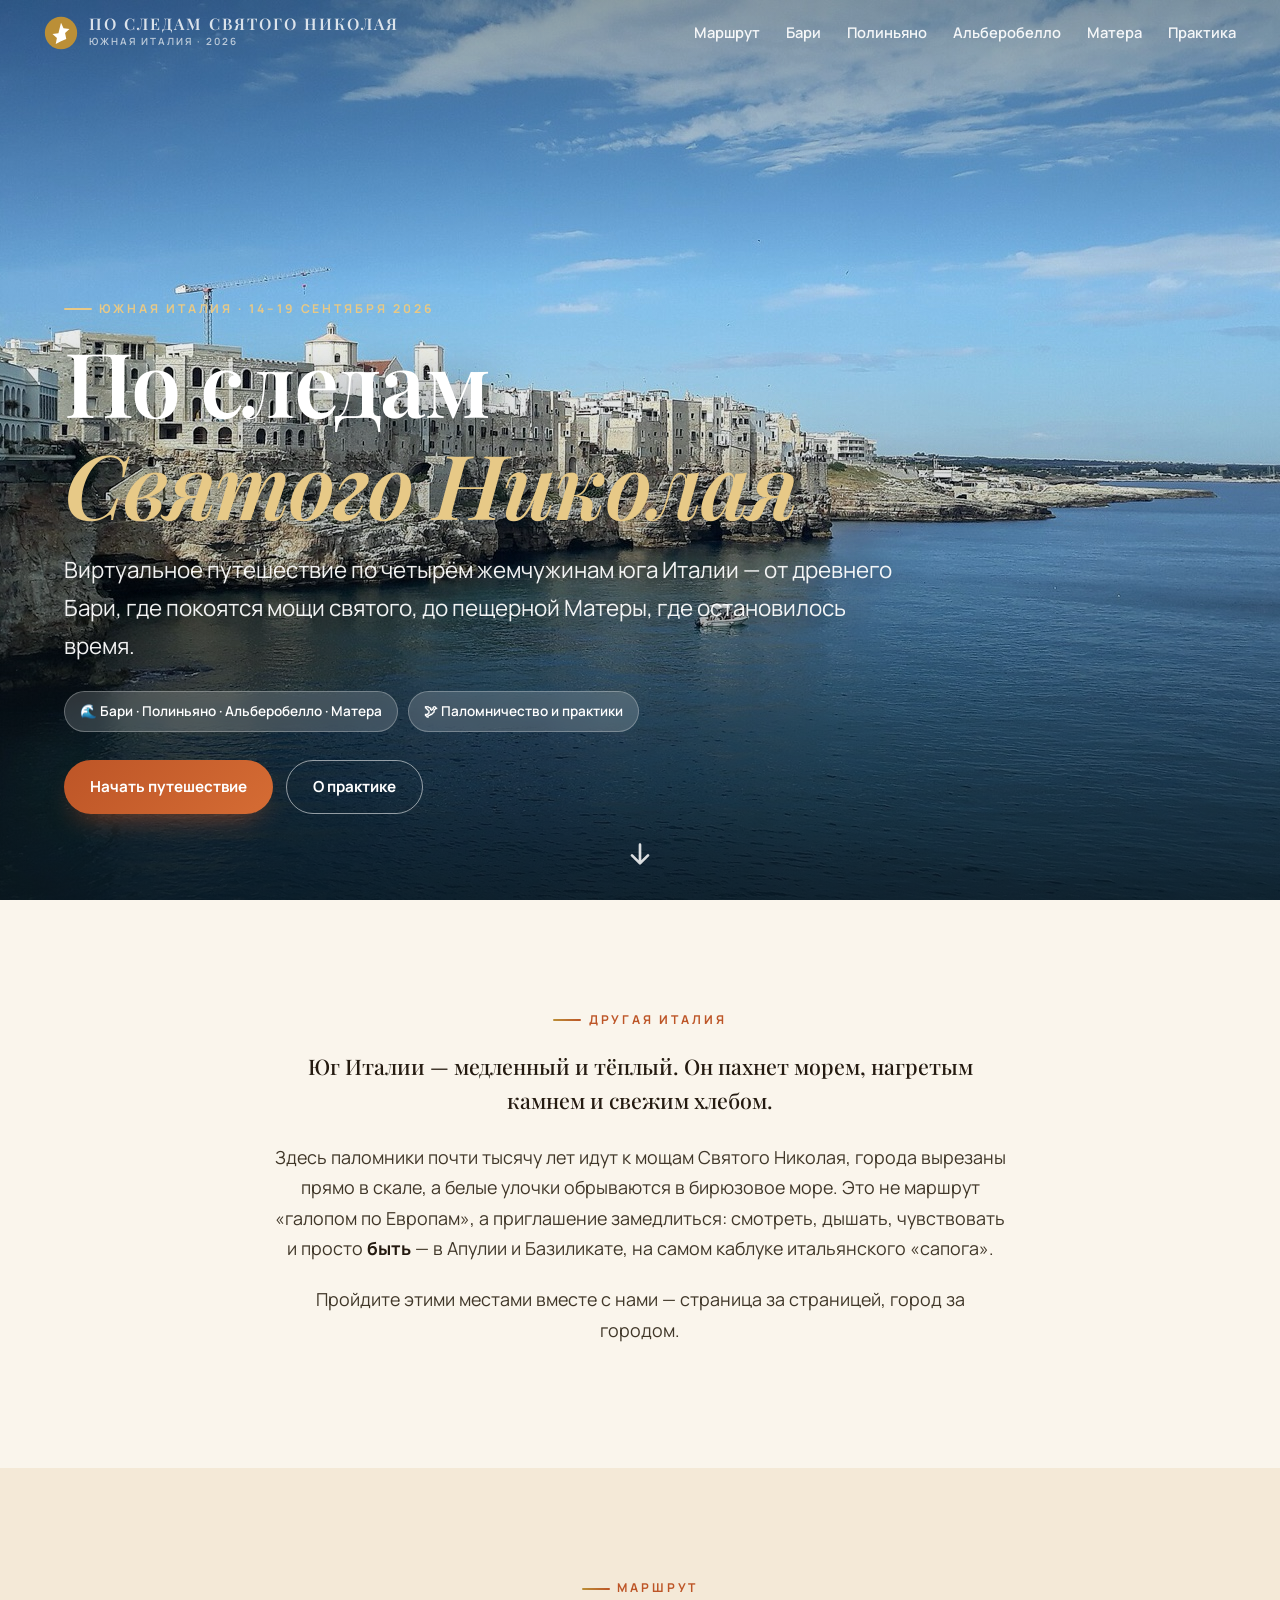
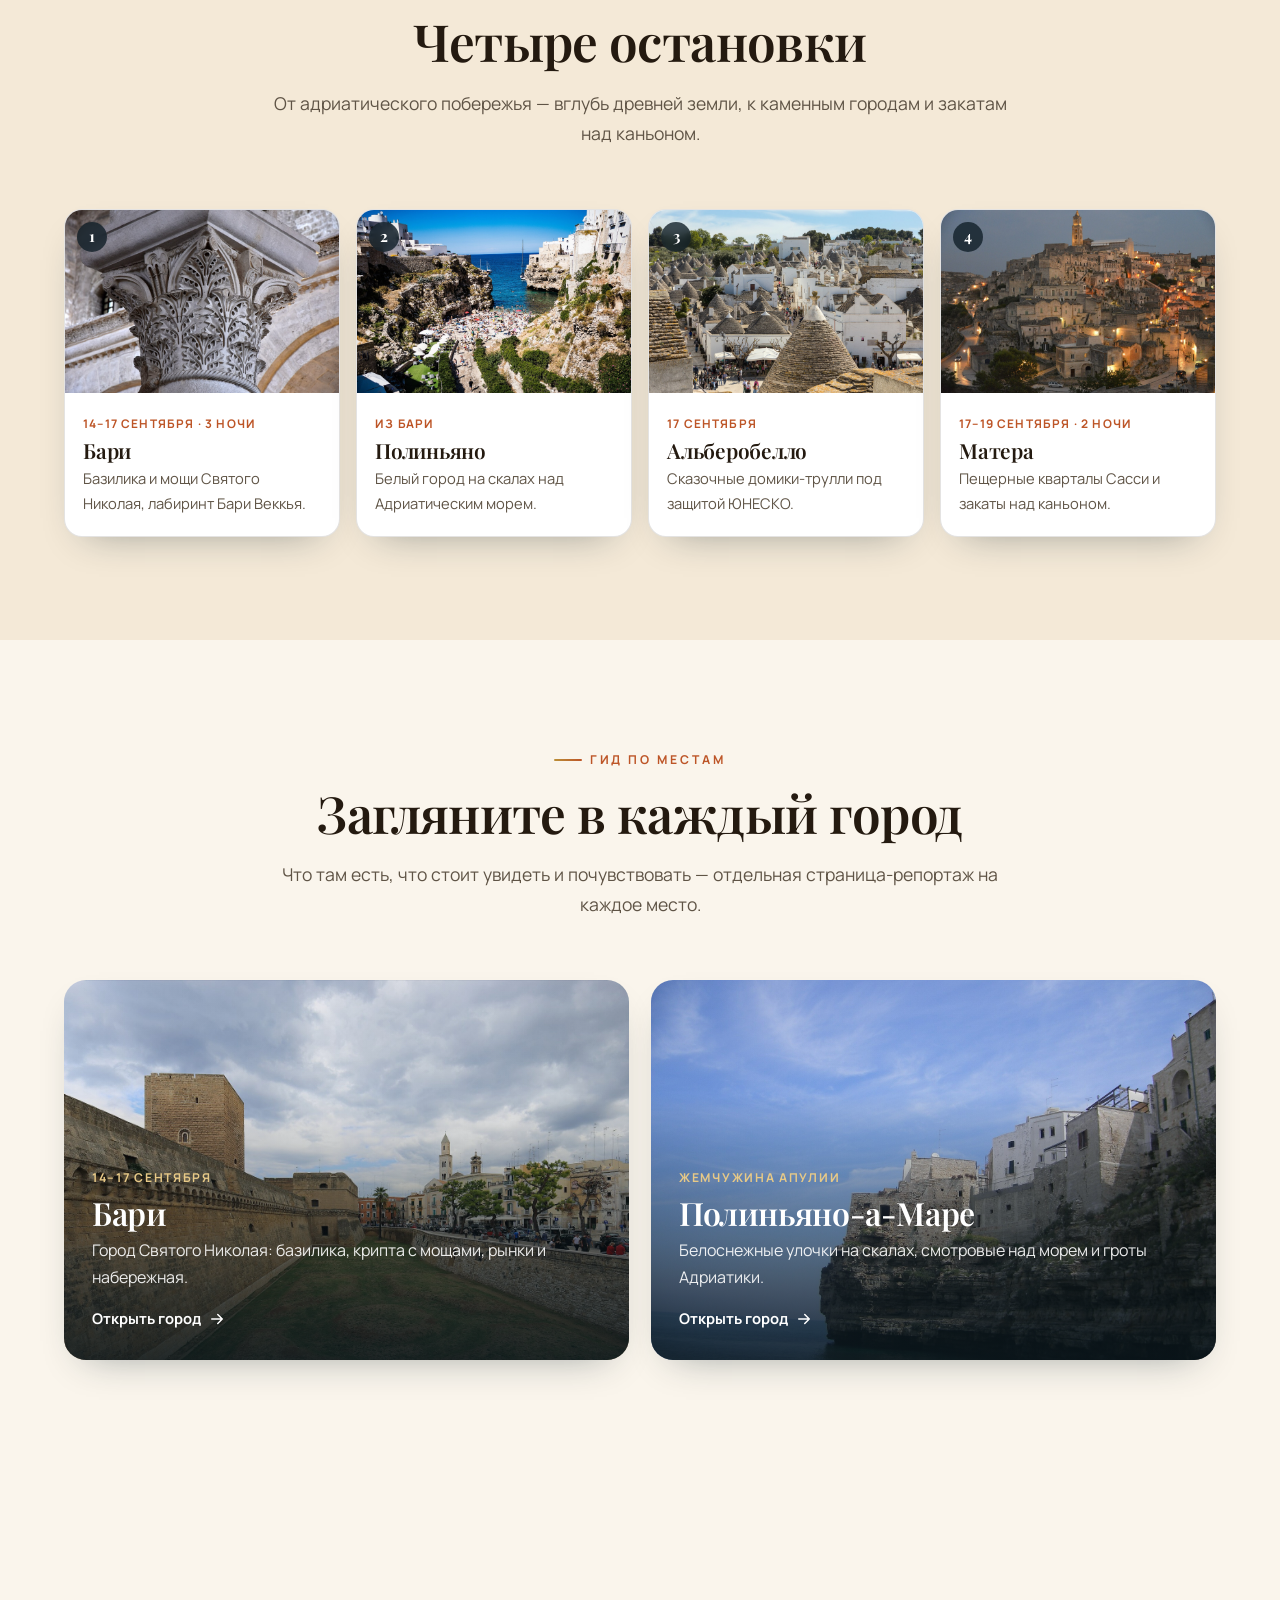
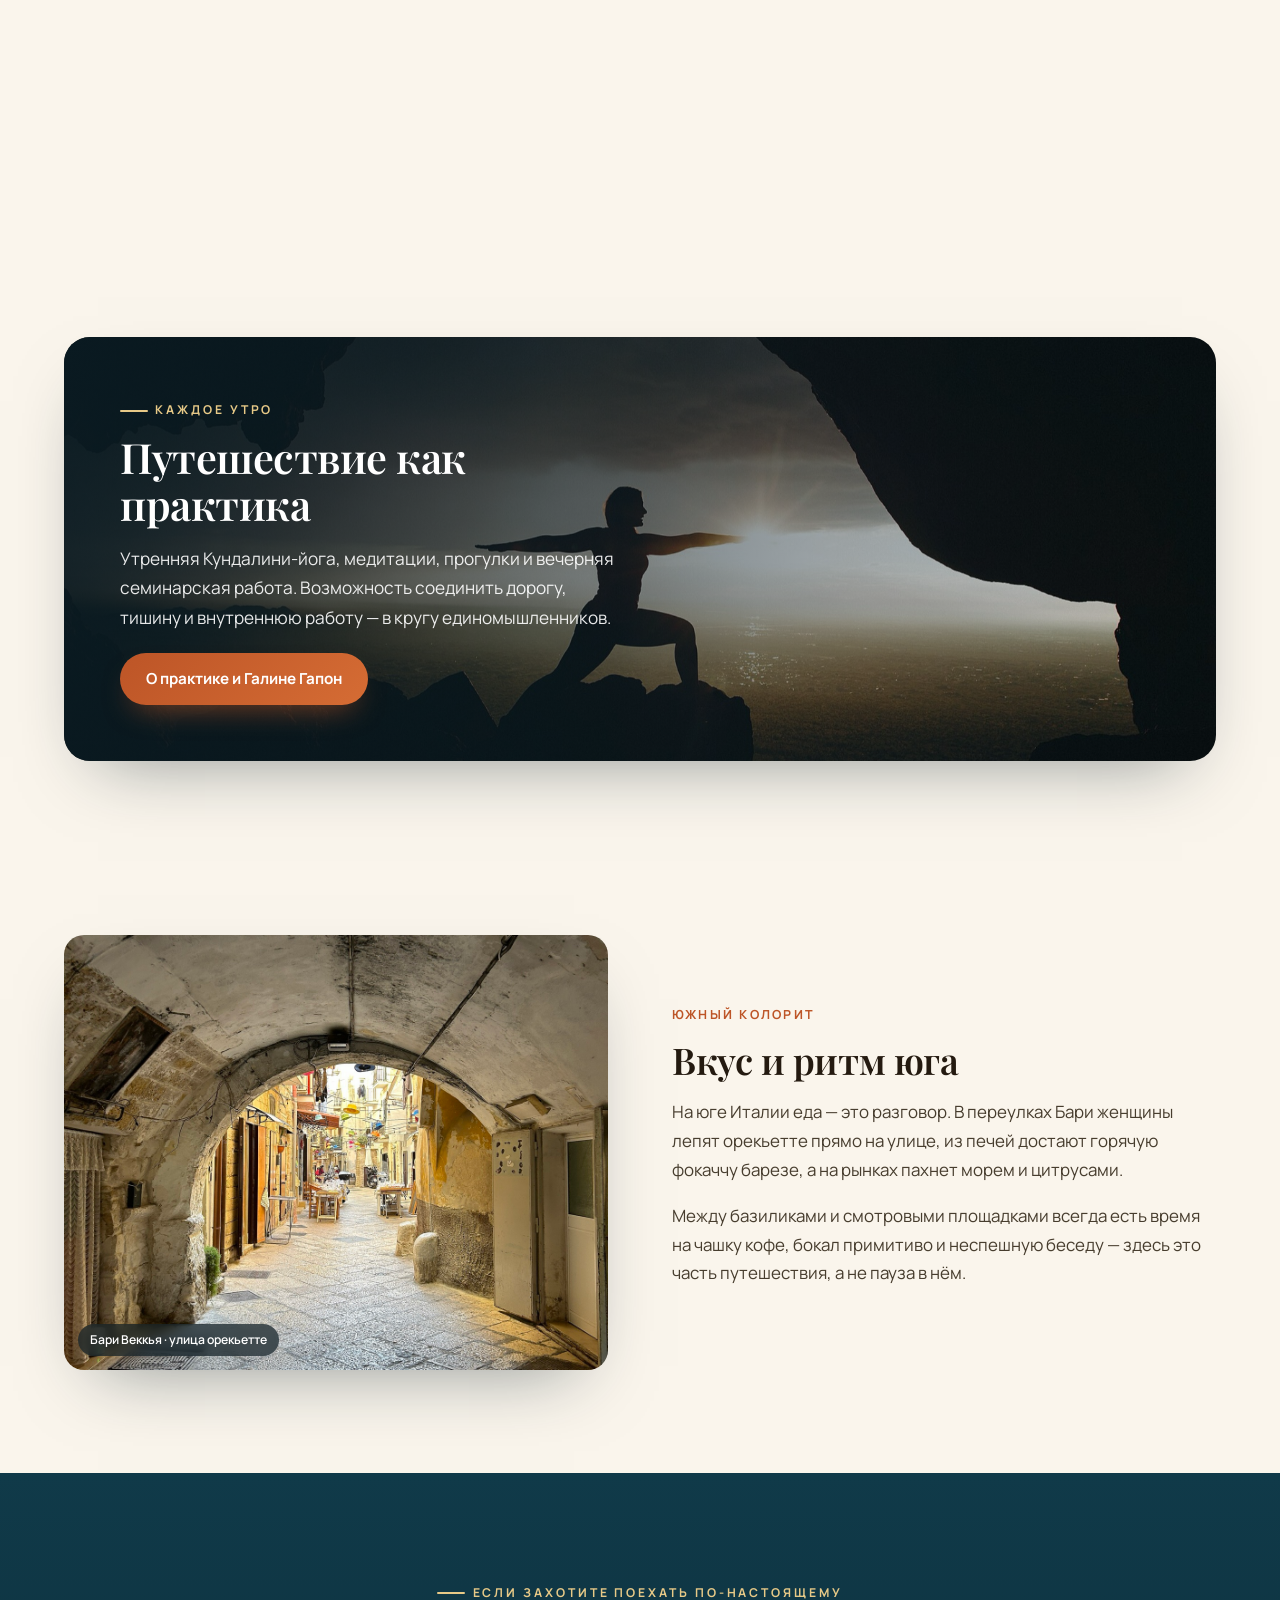
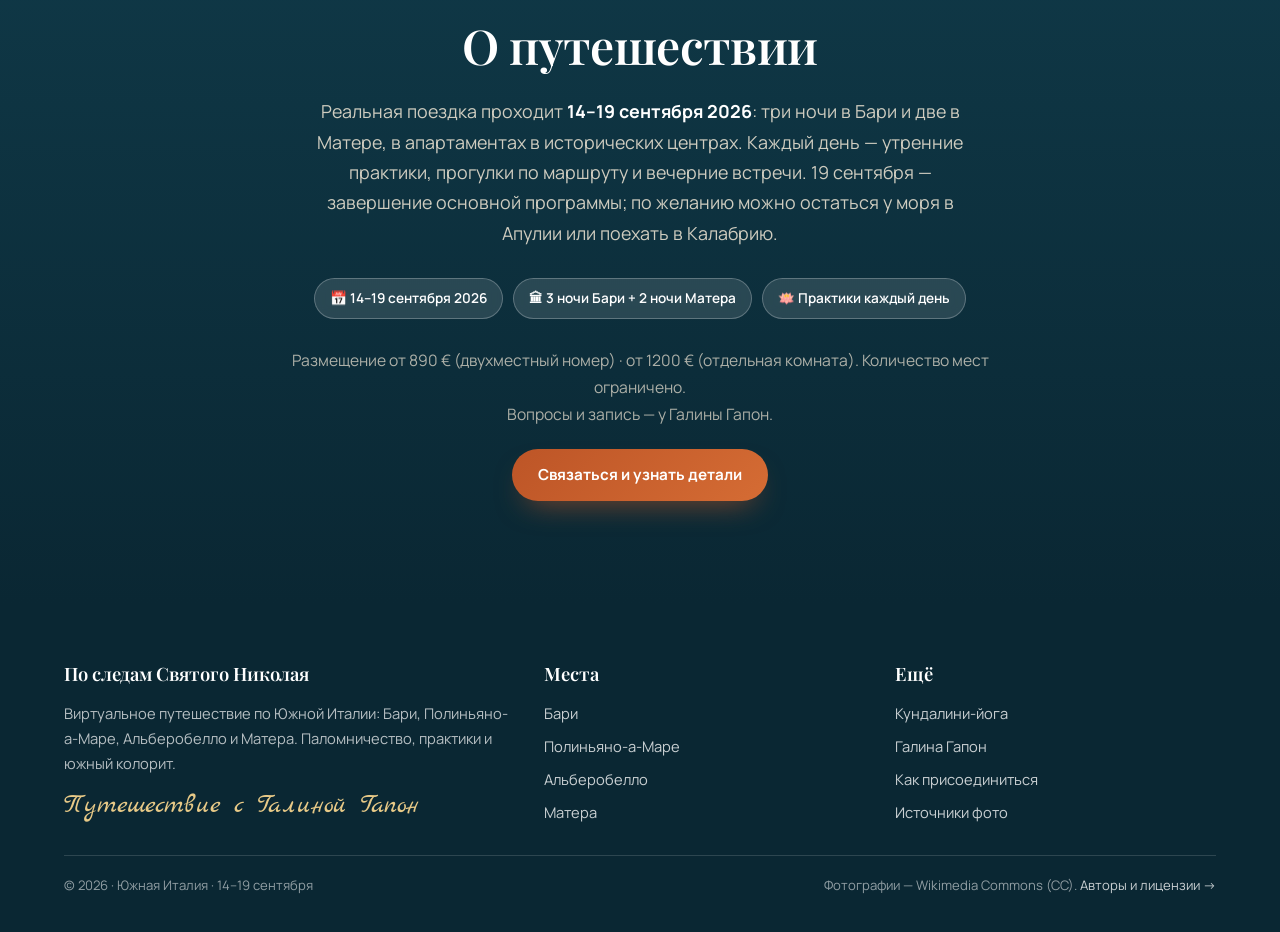
<file: index.html>
<!DOCTYPE html>
<html lang="ru">
<head>
<meta charset="UTF-8">
<meta name="viewport" content="width=device-width, initial-scale=1.0">
<title>По следам Святого Николая — путешествие по Южной Италии</title>
<meta name="description" content="Виртуальное путешествие по югу Италии: Бари и мощи Святого Николая, белый Полиньяно-а-Маре на скалах, сказочный Альберобелло с трулли и пещерная Матера. Гид по местам, маршрут, практики Кундалини-йоги.">
<meta property="og:title" content="По следам Святого Николая — Южная Италия">
<meta property="og:description" content="Гид-репортаж по четырём жемчужинам юга Италии: Бари · Полиньяно-а-Маре · Альберобелло · Матера.">
<meta property="og:type" content="website">
<meta property="og:image" content="images/home-hero.jpg">
<link rel="preconnect" href="https://fonts.googleapis.com">
<link rel="preconnect" href="https://fonts.gstatic.com" crossorigin>
<link href="https://fonts.googleapis.com/css2?family=Playfair+Display:ital,wght@0,500;0,600;0,700;1,500;1,600&family=Manrope:wght@300;400;500;600;700&family=Marck+Script&display=swap" rel="stylesheet">
<link rel="stylesheet" href="assets/style.css">
</head>
<body>

<header class="site-header">
  <a class="brand" href="index.html">
    <svg class="mark" viewBox="0 0 40 40" fill="none" aria-hidden="true"><circle cx="20" cy="20" r="19" fill="#bb8f37"/><path d="M20 8l3 6.4 7 .8-5.2 4.8 1.4 7L20 29.6 13.8 33l1.4-7L10 21.2l7-.8L20 8z" fill="#fff"/></svg>
    <span><b>По следам Святого Николая</b><span>Южная Италия · 2026</span></span>
  </a>
  <nav class="nav">
    <a href="index.html#route">Маршрут</a>
    <a href="bari.html">Бари</a>
    <a href="polignano.html">Полиньяно</a>
    <a href="alberobello.html">Альберобелло</a>
    <a href="matera.html">Матера</a>
    <a href="practice.html">Практика</a>
  </nav>
  <button class="burger" aria-label="Меню"><span></span><span></span><span></span></button>
</header>

<!-- ============ HERO ============ -->
<section class="hero tall">
  <img class="hero-img" src="images/home-hero.jpg" alt="Полиньяно-а-Маре — белый город на скалах над Адриатическим морем">
  <div class="hero-inner">
    <span class="eyebrow light">Южная Италия · 14–19 сентября 2026</span>
    <h1>По следам<br><em>Святого Николая</em></h1>
    <p class="sub">Виртуальное путешествие по четырём жемчужинам юга Италии — от древнего Бари, где покоятся мощи святого, до пещерной Матеры, где остановилось время.</p>
    <div class="metabar">
      <span class="chip">🌊 Бари · Полиньяно · Альберобелло · Матера</span>
      <span class="chip">🕊 Паломничество и практики</span>
    </div>
    <div class="hero-cta">
      <a href="#route" class="btn">Начать путешествие</a>
      <a href="practice.html" class="btn ghost">О практике</a>
    </div>
  </div>
  <a href="#intro" class="scroll-hint" aria-label="Вниз"><svg width="32" height="32" viewBox="0 0 24 24" fill="none"><path d="M12 5v14M6 13l6 6 6-6" stroke="#fff" stroke-width="2" stroke-linecap="round" stroke-linejoin="round"/></svg></a>
</section>

<!-- ============ INTRO ============ -->
<section class="section" id="intro">
  <div class="container-narrow prose" style="text-align:center">
    <span class="eyebrow center reveal">Другая Италия</span>
    <p class="lead reveal" style="margin-top:18px">Юг Италии — медленный и тёплый. Он пахнет морем, нагретым камнем и свежим хлебом.</p>
    <p class="reveal d1">Здесь паломники почти тысячу лет идут к мощам Святого Николая, города вырезаны прямо в скале, а белые улочки обрываются в бирюзовое море. Это не маршрут «галопом по Европам», а приглашение замедлиться: смотреть, дышать, чувствовать и просто <strong>быть</strong> — в Апулии и Базиликате, на самом каблуке итальянского «сапога».</p>
    <p class="reveal d2">Пройдите этими местами вместе с нами — страница за страницей, город за городом.</p>
  </div>
</section>

<!-- ============ ROUTE ============ -->
<section class="section tint-paper2" id="route">
  <div class="container">
    <div class="section-head center reveal">
      <span class="eyebrow center">Маршрут</span>
      <h2>Четыре остановки</h2>
      <p>От адриатического побережья — вглубь древней земли, к каменным городам и закатам над каньоном.</p>
    </div>
    <div class="route">
      <a href="bari.html" class="route-step reveal d1">
        <span class="num">1</span>
        <img src="images/bari-basilica.jpg" alt="Базилика Святого Николая в Бари" loading="lazy">
        <div class="body"><span class="when">14–17 сентября · 3 ночи</span><h4>Бари</h4><p>Базилика и мощи Святого Николая, лабиринт Бари Веккья.</p></div>
      </a>
      <a href="polignano.html" class="route-step reveal d2">
        <span class="num">2</span>
        <img src="images/polignano-cove.jpg" alt="Полиньяно-а-Маре, бухта Лама-Монакиле" loading="lazy">
        <div class="body"><span class="when">Из Бари</span><h4>Полиньяно</h4><p>Белый город на скалах над Адриатическим морем.</p></div>
      </a>
      <a href="alberobello.html" class="route-step reveal d3">
        <span class="num">3</span>
        <img src="images/alberobello-rooftops.jpg" alt="Крыши трулли в Альберобелло" loading="lazy">
        <div class="body"><span class="when">17 сентября</span><h4>Альберобелло</h4><p>Сказочные домики-трулли под защитой ЮНЕСКО.</p></div>
      </a>
      <a href="matera.html" class="route-step reveal d4">
        <span class="num">4</span>
        <img src="images/matera-sunset.jpg" alt="Закат над Сасси-ди-Матера" loading="lazy">
        <div class="body"><span class="when">17–19 сентября · 2 ночи</span><h4>Матера</h4><p>Пещерные кварталы Сасси и закаты над каньоном.</p></div>
      </a>
    </div>
  </div>
</section>

<!-- ============ PLACE CARDS ============ -->
<section class="section">
  <div class="container">
    <div class="section-head center reveal">
      <span class="eyebrow center">Гид по местам</span>
      <h2>Загляните в каждый город</h2>
      <p>Что там есть, что стоит увидеть и почувствовать — отдельная страница-репортаж на каждое место.</p>
    </div>
    <div class="places">
      <a href="bari.html" class="place-card reveal d1">
        <img src="images/bari-vecchia.jpg" alt="Старый город Бари и замок" loading="lazy">
        <div class="pc-body"><span class="when">14–17 сентября</span><h3>Бари</h3><p>Город Святого Николая: базилика, крипта с мощами, рынки и набережная.</p><span class="more">Открыть город <svg viewBox="0 0 24 24" fill="none"><path d="M5 12h14M13 6l6 6-6 6" stroke="currentColor" stroke-width="2" stroke-linecap="round" stroke-linejoin="round"/></svg></span></div>
      </a>
      <a href="polignano.html" class="place-card reveal d2">
        <img src="images/polignano-town.jpg" alt="Полиньяно-а-Маре над морем" loading="lazy">
        <div class="pc-body"><span class="when">Жемчужина Апулии</span><h3>Полиньяно-а-Маре</h3><p>Белоснежные улочки на скалах, смотровые над морем и гроты Адриатики.</p><span class="more">Открыть город <svg viewBox="0 0 24 24" fill="none"><path d="M5 12h14M13 6l6 6-6 6" stroke="currentColor" stroke-width="2" stroke-linecap="round" stroke-linejoin="round"/></svg></span></div>
      </a>
      <a href="alberobello.html" class="place-card reveal d1">
        <img src="images/alberobello-panorama.jpg" alt="Панорама трулли в Альберобелло" loading="lazy">
        <div class="pc-body"><span class="when">17 сентября · ЮНЕСКО</span><h3>Альберобелло</h3><p>Тысяча белых домиков с конусами-крышами — будто попадаешь в сказку.</p><span class="more">Открыть город <svg viewBox="0 0 24 24" fill="none"><path d="M5 12h14M13 6l6 6-6 6" stroke="currentColor" stroke-width="2" stroke-linecap="round" stroke-linejoin="round"/></svg></span></div>
      </a>
      <a href="matera.html" class="place-card reveal d2">
        <img src="images/matera-hero.jpg" alt="Сасси-ди-Матера" loading="lazy">
        <div class="pc-body"><span class="when">17–19 сентября</span><h3>Матера</h3><p>Один из старейших городов мира, целиком высеченный в скале.</p><span class="more">Открыть город <svg viewBox="0 0 24 24" fill="none"><path d="M5 12h14M13 6l6 6-6 6" stroke="currentColor" stroke-width="2" stroke-linecap="round" stroke-linejoin="round"/></svg></span></div>
      </a>
    </div>
  </div>
</section>

<!-- ============ PRACTICE BAND ============ -->
<section class="section tight">
  <div class="container">
    <div class="band reveal">
      <img src="images/practice-yoga.jpg" alt="Практика йоги на восходе">
      <div class="band-body">
        <span class="eyebrow light">Каждое утро</span>
        <h3>Путешествие как практика</h3>
        <p>Утренняя Кундалини-йога, медитации, прогулки и вечерняя семинарская работа. Возможность соединить дорогу, тишину и внутреннюю работу — в кругу единомышленников.</p>
        <a href="practice.html" class="btn">О практике и Галине Гапон</a>
      </div>
    </div>
  </div>
</section>

<!-- ============ SOUTHERN FLAVOUR ============ -->
<section class="section">
  <div class="container">
    <div class="split">
      <div class="split-media reveal">
        <img src="images/bari-orecchiette-street.jpg" alt="Улица орекьетте в старом Бари">
        <span class="cap">Бари Веккья · улица орекьетте</span>
      </div>
      <div class="split-copy reveal d1">
        <span class="kicker">Южный колорит</span>
        <h3>Вкус и ритм юга</h3>
        <p>На юге Италии еда — это разговор. В переулках Бари женщины лепят орекьетте прямо на улице, из печей достают горячую фокаччу барезе, а на рынках пахнет морем и цитрусами.</p>
        <p>Между базиликами и смотровыми площадками всегда есть время на чашку кофе, бокал примитиво и неспешную беседу — здесь это часть путешествия, а не пауза в нём.</p>
      </div>
    </div>
  </div>
</section>

<!-- ============ JOIN ============ -->
<section class="section tint-dark" id="join">
  <div class="container-narrow" style="text-align:center">
    <span class="eyebrow light center reveal">Если захотите поехать по-настоящему</span>
    <h2 class="reveal" style="font-size:clamp(1.9rem,4.4vw,3rem);color:#fff;margin:.3em 0 .5em">О путешествии</h2>
    <p class="reveal d1" style="color:rgba(241,231,214,.85);font-size:1.12rem;max-width:60ch;margin:0 auto 30px">
      Реальная поездка проходит <strong style="color:#fff">14–19 сентября 2026</strong>: три ночи в Бари и две в Матере, в апартаментах в исторических центрах. Каждый день — утренние практики, прогулки по маршруту и вечерние встречи. 19 сентября — завершение основной программы; по желанию можно остаться у моря в Апулии или поехать в Калабрию.
    </p>
    <div class="metabar" style="justify-content:center;margin-bottom:28px">
      <span class="chip" style="background:rgba(255,255,255,.12);border-color:rgba(255,255,255,.25);color:#fff">📅 14–19 сентября 2026</span>
      <span class="chip" style="background:rgba(255,255,255,.12);border-color:rgba(255,255,255,.25);color:#fff">🏛 3 ночи Бари + 2 ночи Матера</span>
      <span class="chip" style="background:rgba(255,255,255,.12);border-color:rgba(255,255,255,.25);color:#fff">🪷 Практики каждый день</span>
    </div>
    <p class="reveal d2" style="color:rgba(241,231,214,.7);font-size:.98rem">
      Размещение от 890 € (двухместный номер) · от 1200 € (отдельная комната). Количество мест ограничено.<br>
      Вопросы и запись — у Галины Гапон.
    </p>
    <div class="hero-cta reveal d3" style="justify-content:center;margin-top:22px">
      <a href="practice.html#galina" class="btn">Связаться и узнать детали</a>
    </div>
  </div>
</section>

<footer class="site-footer">
  <div class="container">
    <div class="cols">
      <div>
        <h5>По следам Святого Николая</h5>
        <p style="color:rgba(255,255,255,.7);margin-bottom:16px">Виртуальное путешествие по Южной Италии: Бари, Полиньяно-а-Маре, Альберобелло и Матера. Паломничество, практики и южный колорит.</p>
        <div class="sig">Путешествие с Галиной Гапон</div>
      </div>
      <div>
        <h5>Места</h5>
        <div class="fnav">
          <a href="bari.html">Бари</a>
          <a href="polignano.html">Полиньяно-а-Маре</a>
          <a href="alberobello.html">Альберобелло</a>
          <a href="matera.html">Матера</a>
        </div>
      </div>
      <div>
        <h5>Ещё</h5>
        <div class="fnav">
          <a href="practice.html">Кундалини-йога</a>
          <a href="practice.html#galina">Галина Гапон</a>
          <a href="index.html#join">Как присоединиться</a>
          <a href="credits.html">Источники фото</a>
        </div>
      </div>
    </div>
    <div class="legal">
      <span>© 2026 · Южная Италия · 14–19 сентября</span>
      <span>Фотографии — Wikimedia Commons (CC). <a href="credits.html">Авторы и лицензии →</a></span>
    </div>
  </div>
</footer>

<script src="assets/app.js"></script>
</body>
</html>
</file>
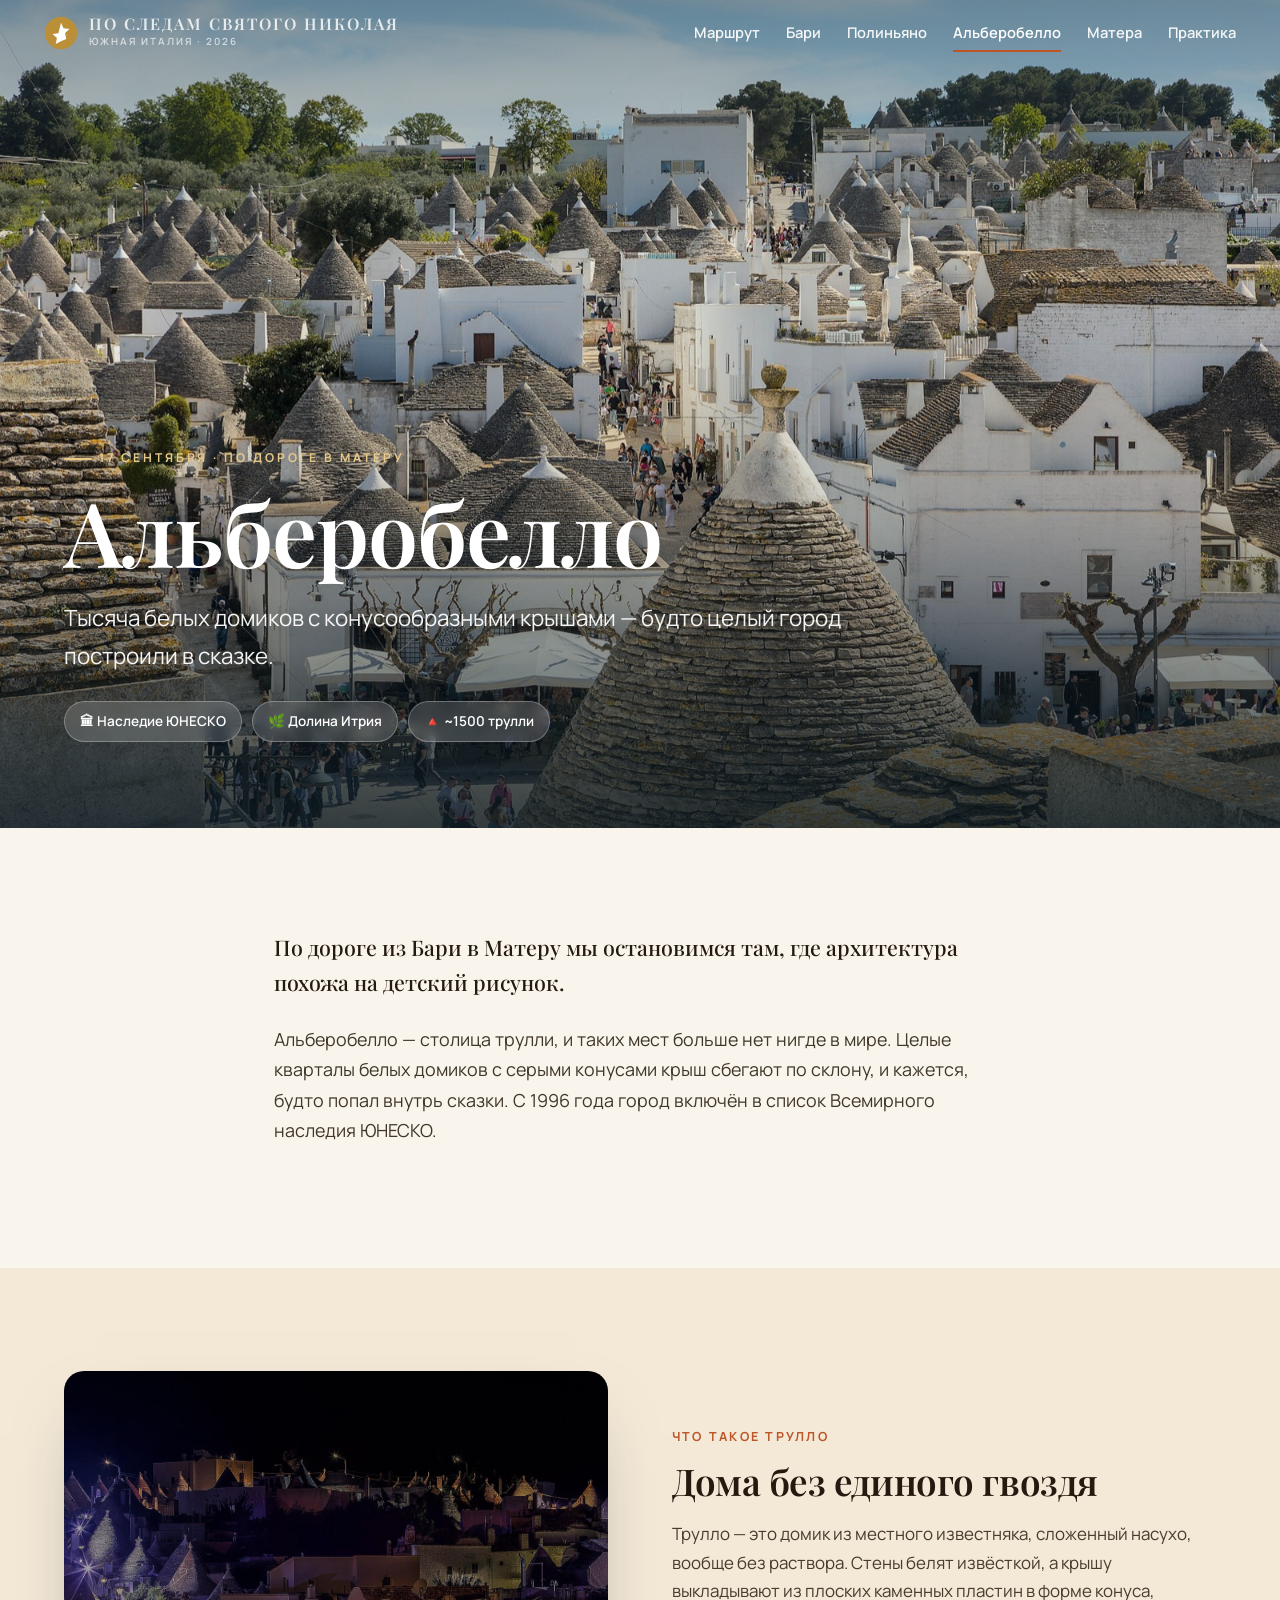
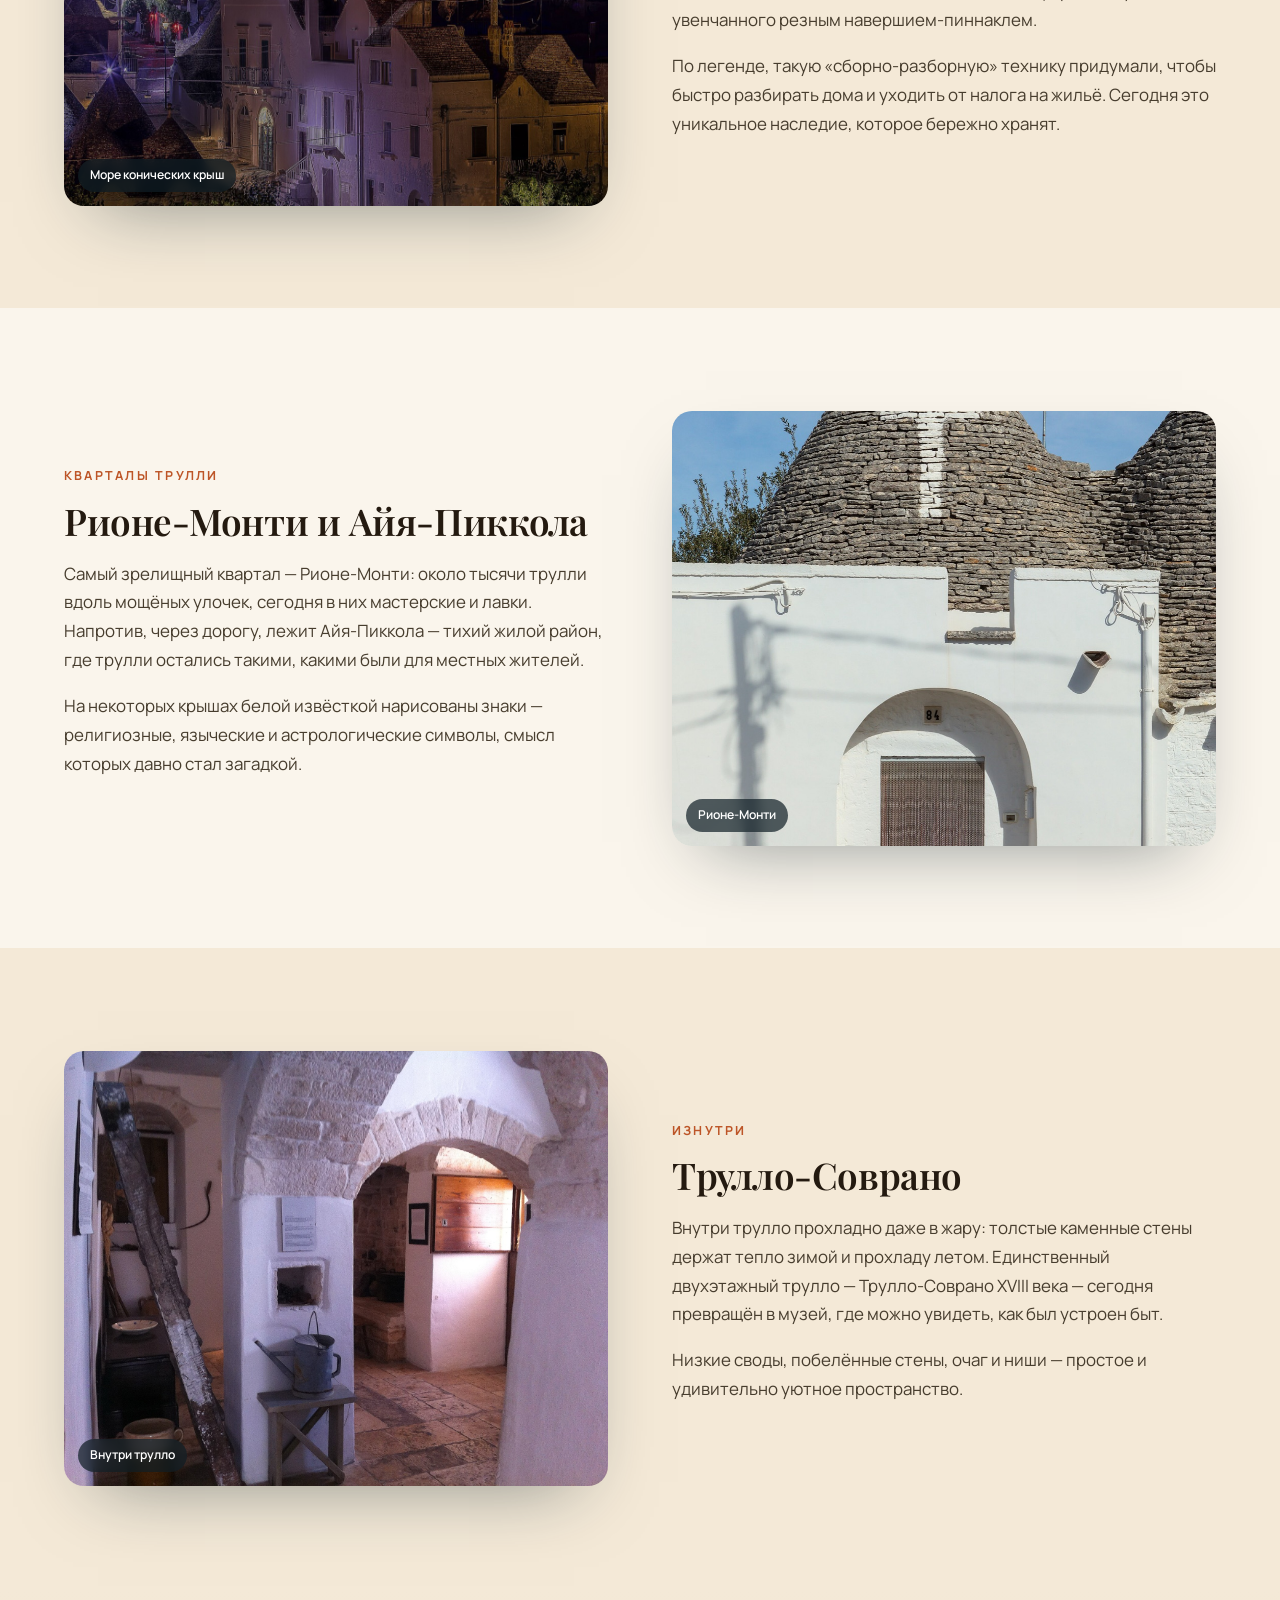
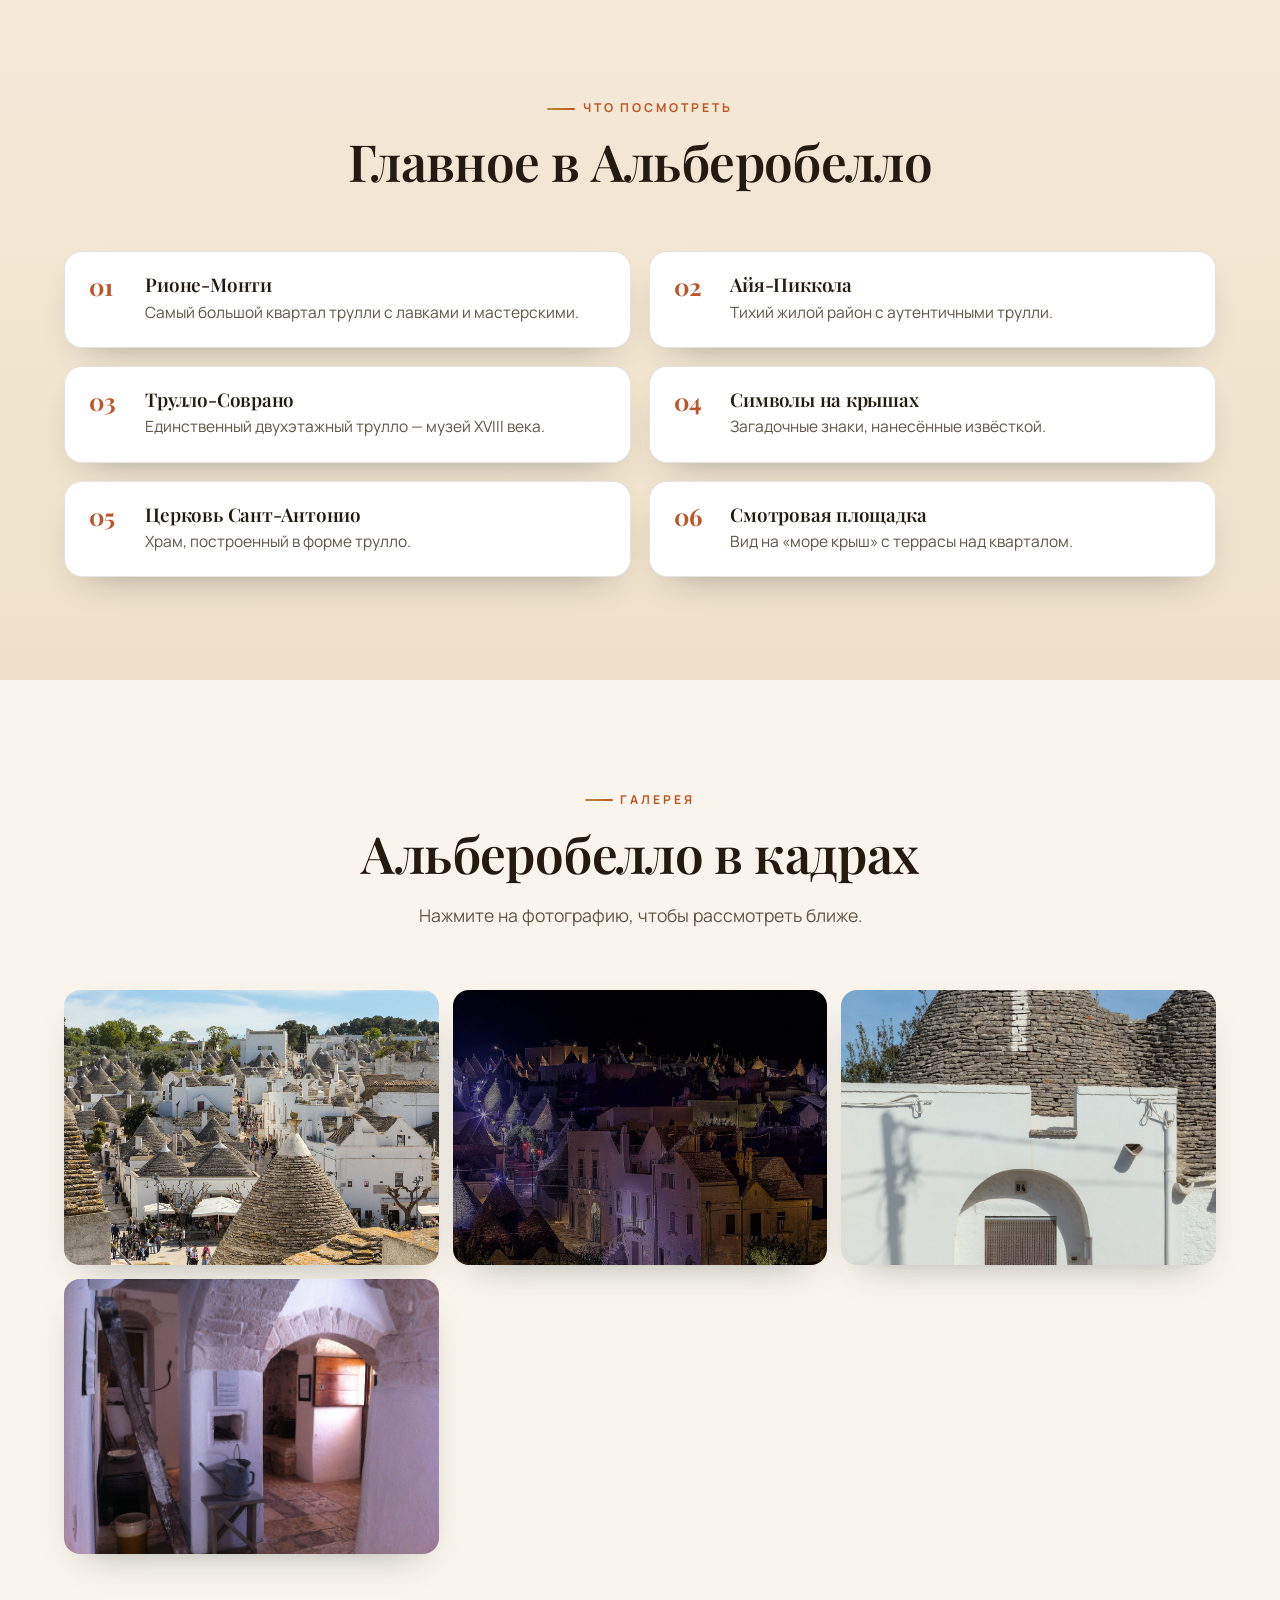
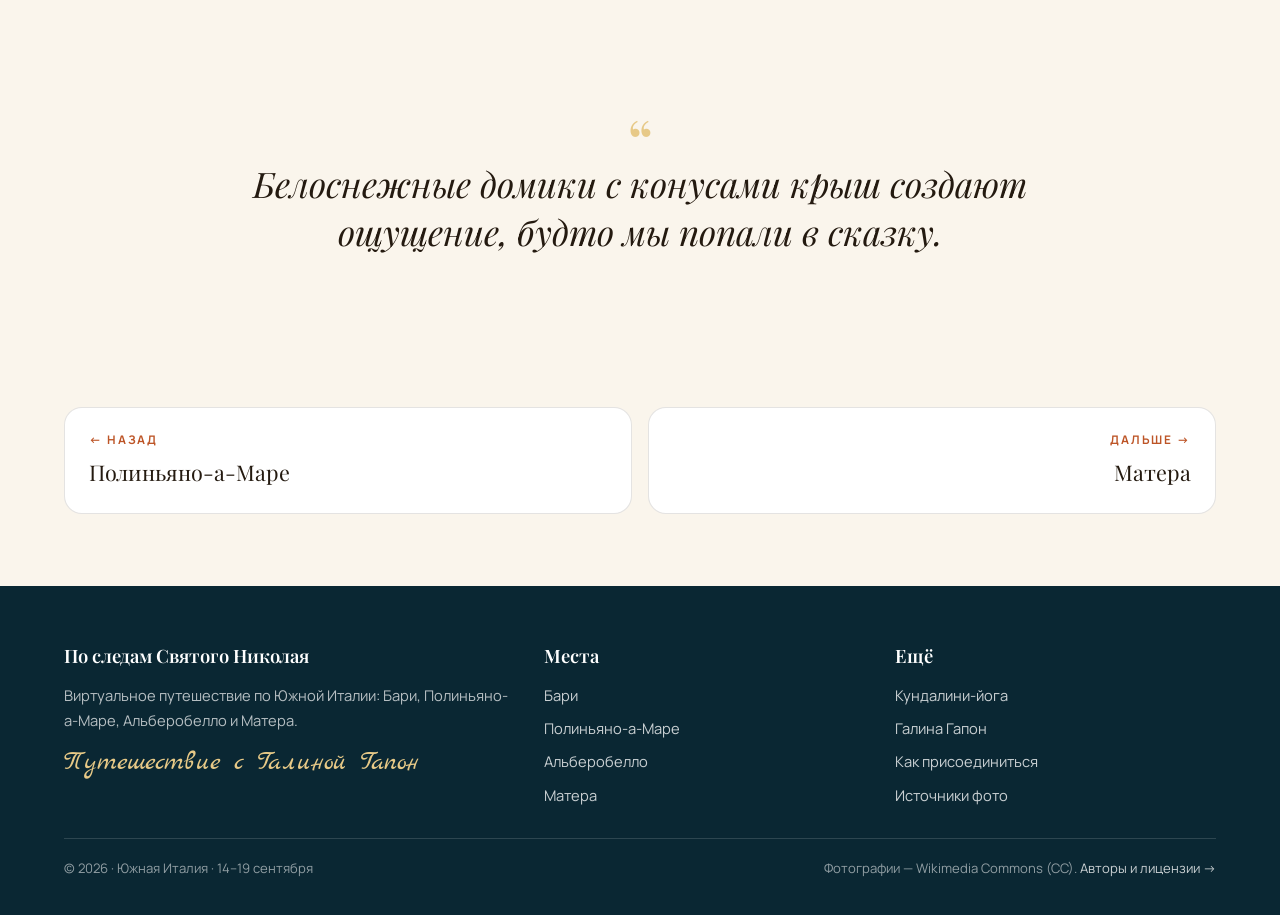
<file: alberobello.html>
<!DOCTYPE html>
<html lang="ru">
<head>
<meta charset="UTF-8">
<meta name="viewport" content="width=device-width, initial-scale=1.0">
<title>Альберобелло — город трулли · Южная Италия</title>
<meta name="description" content="Гид по Альберобелло: тысяча белых домиков-трулли с конусообразными крышами, районы Рионе-Монти и Айя-Пиккола, двухэтажный Трулло-Соврано, символы на крышах. Объект ЮНЕСКО.">
<meta property="og:title" content="Альберобелло — сказочный город трулли">
<meta property="og:description" content="Белоснежные домики с конусами-крышами в долине Итрия — объект Всемирного наследия ЮНЕСКО.">
<meta property="og:image" content="images/alberobello-rooftops.jpg">
<link rel="preconnect" href="https://fonts.googleapis.com">
<link rel="preconnect" href="https://fonts.gstatic.com" crossorigin>
<link href="https://fonts.googleapis.com/css2?family=Playfair+Display:ital,wght@0,500;0,600;0,700;1,500;1,600&family=Manrope:wght@300;400;500;600;700&family=Marck+Script&display=swap" rel="stylesheet">
<link rel="stylesheet" href="assets/style.css">
</head>
<body>

<header class="site-header">
  <a class="brand" href="index.html">
    <svg class="mark" viewBox="0 0 40 40" fill="none" aria-hidden="true"><circle cx="20" cy="20" r="19" fill="#bb8f37"/><path d="M20 8l3 6.4 7 .8-5.2 4.8 1.4 7L20 29.6 13.8 33l1.4-7L10 21.2l7-.8L20 8z" fill="#fff"/></svg>
    <span><b>По следам Святого Николая</b><span>Южная Италия · 2026</span></span>
  </a>
  <nav class="nav">
    <a href="index.html#route">Маршрут</a>
    <a href="bari.html">Бари</a>
    <a href="polignano.html">Полиньяно</a>
    <a href="alberobello.html" class="active">Альберобелло</a>
    <a href="matera.html">Матера</a>
    <a href="practice.html">Практика</a>
  </nav>
  <button class="burger" aria-label="Меню"><span></span><span></span><span></span></button>
</header>

<!-- HERO -->
<section class="hero">
  <img class="hero-img" src="images/alberobello-rooftops.jpg" alt="Крыши трулли в Альберобелло">
  <div class="hero-inner">
    <span class="eyebrow light">17 сентября · по дороге в Матеру</span>
    <h1>Альберобелло</h1>
    <p class="sub">Тысяча белых домиков с конусообразными крышами — будто целый город построили в сказке.</p>
    <div class="metabar">
      <span class="chip">🏛 Наследие ЮНЕСКО</span>
      <span class="chip">🌿 Долина Итрия</span>
      <span class="chip">🔺 ~1500 трулли</span>
    </div>
  </div>
</section>

<!-- INTRO -->
<section class="section">
  <div class="container-narrow prose">
    <p class="lead reveal">По дороге из Бари в Матеру мы остановимся там, где архитектура похожа на детский рисунок.</p>
    <p class="reveal d1">Альберобелло — столица трулли, и таких мест больше нет нигде в мире. Целые кварталы белых домиков с серыми конусами крыш сбегают по склону, и кажется, будто попал внутрь сказки. С 1996 года город включён в список Всемирного наследия ЮНЕСКО.</p>
  </div>
</section>

<!-- FEATURE: WHAT IS TRULLO -->
<section class="section tint-paper2">
  <div class="container">
    <div class="split">
      <div class="split-media reveal">
        <img src="images/alberobello-panorama.jpg" alt="Панорама крыш трулли">
        <span class="cap">Море конических крыш</span>
      </div>
      <div class="split-copy reveal d1">
        <span class="kicker">Что такое трулло</span>
        <h3>Дома без единого гвоздя</h3>
        <p>Трулло — это домик из местного известняка, сложенный насухо, вообще без раствора. Стены белят извёсткой, а крышу выкладывают из плоских каменных пластин в форме конуса, увенчанного резным навершием-пиннаклем.</p>
        <p>По легенде, такую «сборно-разборную» технику придумали, чтобы быстро разбирать дома и уходить от налога на жильё. Сегодня это уникальное наследие, которое бережно хранят.</p>
      </div>
    </div>
  </div>
</section>

<!-- FEATURE: RIONE MONTI -->
<section class="section">
  <div class="container">
    <div class="split flip">
      <div class="split-media reveal">
        <img src="images/alberobello-street.jpg" alt="Улочка трулли в районе Рионе-Монти">
        <span class="cap">Рионе-Монти</span>
      </div>
      <div class="split-copy reveal d1">
        <span class="kicker">Кварталы трулли</span>
        <h3>Рионе-Монти и Айя-Пиккола</h3>
        <p>Самый зрелищный квартал — Рионе-Монти: около тысячи трулли вдоль мощёных улочек, сегодня в них мастерские и лавки. Напротив, через дорогу, лежит Айя-Пиккола — тихий жилой район, где трулли остались такими, какими были для местных жителей.</p>
        <p>На некоторых крышах белой извёсткой нарисованы знаки — религиозные, языческие и астрологические символы, смысл которых давно стал загадкой.</p>
      </div>
    </div>
  </div>
</section>

<!-- FEATURE: TRULLO SOVRANO -->
<section class="section tint-paper2">
  <div class="container">
    <div class="split">
      <div class="split-media reveal">
        <img src="images/alberobello-interior.jpg" alt="Интерьер трулло">
        <span class="cap">Внутри трулло</span>
      </div>
      <div class="split-copy reveal d1">
        <span class="kicker">Изнутри</span>
        <h3>Трулло-Соврано</h3>
        <p>Внутри трулло прохладно даже в жару: толстые каменные стены держат тепло зимой и прохладу летом. Единственный двухэтажный трулло — Трулло-Соврано XVIII века — сегодня превращён в музей, где можно увидеть, как был устроен быт.</p>
        <p>Низкие своды, побелённые стены, очаг и ниши — простое и удивительно уютное пространство.</p>
      </div>
    </div>
  </div>
</section>

<!-- SEE LIST -->
<section class="section tint-paper3">
  <div class="container">
    <div class="section-head center reveal">
      <span class="eyebrow center">Что посмотреть</span>
      <h2>Главное в Альберобелло</h2>
    </div>
    <div class="seelist cols">
      <div class="see reveal"><div><h4>Рионе-Монти</h4><p>Самый большой квартал трулли с лавками и мастерскими.</p></div></div>
      <div class="see reveal"><div><h4>Айя-Пиккола</h4><p>Тихий жилой район с аутентичными трулли.</p></div></div>
      <div class="see reveal"><div><h4>Трулло-Соврано</h4><p>Единственный двухэтажный трулло — музей XVIII века.</p></div></div>
      <div class="see reveal"><div><h4>Символы на крышах</h4><p>Загадочные знаки, нанесённые извёсткой.</p></div></div>
      <div class="see reveal"><div><h4>Церковь Сант-Антонио</h4><p>Храм, построенный в форме трулло.</p></div></div>
      <div class="see reveal"><div><h4>Смотровая площадка</h4><p>Вид на «море крыш» с террасы над кварталом.</p></div></div>
    </div>
  </div>
</section>

<!-- GALLERY -->
<section class="section">
  <div class="container">
    <div class="section-head center reveal">
      <span class="eyebrow center">Галерея</span>
      <h2>Альберобелло в кадрах</h2>
      <p>Нажмите на фотографию, чтобы рассмотреть ближе.</p>
    </div>
    <div class="gallery reveal">
      <figure class="span2"><img src="images/alberobello-rooftops.jpg" alt="Крыши трулли" loading="lazy"><figcaption>Кварталы трулли с высоты</figcaption></figure>
      <figure><img src="images/alberobello-panorama.jpg" alt="Панорама Альберобелло" loading="lazy"><figcaption>Панорама города</figcaption></figure>
      <figure><img src="images/alberobello-street.jpg" alt="Улочка трулли" loading="lazy"><figcaption>Улочка Рионе-Монти</figcaption></figure>
      <figure><img src="images/alberobello-interior.jpg" alt="Интерьер трулло" loading="lazy"><figcaption>Внутри трулло</figcaption></figure>
    </div>
  </div>
</section>

<!-- QUOTE -->
<div class="pullquote reveal">
  <span class="mark">“</span>
  <p>Белоснежные домики с конусами крыш создают ощущение, будто мы попали в сказку.</p>
</div>

<!-- PAGER -->
<section class="section tight">
  <div class="container">
    <div class="pager">
      <a href="polignano.html" class="prev"><span class="dir">← Назад</span><span class="nm">Полиньяно-а-Маре</span></a>
      <a href="matera.html" class="next"><span class="dir">Дальше →</span><span class="nm">Матера</span></a>
    </div>
  </div>
</section>

<footer class="site-footer">
  <div class="container">
    <div class="cols">
      <div>
        <h5>По следам Святого Николая</h5>
        <p style="color:rgba(255,255,255,.7);margin-bottom:16px">Виртуальное путешествие по Южной Италии: Бари, Полиньяно-а-Маре, Альберобелло и Матера.</p>
        <div class="sig">Путешествие с Галиной Гапон</div>
      </div>
      <div><h5>Места</h5><div class="fnav"><a href="bari.html">Бари</a><a href="polignano.html">Полиньяно-а-Маре</a><a href="alberobello.html">Альберобелло</a><a href="matera.html">Матера</a></div></div>
      <div><h5>Ещё</h5><div class="fnav"><a href="practice.html">Кундалини-йога</a><a href="practice.html#galina">Галина Гапон</a><a href="index.html#join">Как присоединиться</a><a href="credits.html">Источники фото</a></div></div>
    </div>
    <div class="legal">
      <span>© 2026 · Южная Италия · 14–19 сентября</span>
      <span>Фотографии — Wikimedia Commons (CC). <a href="credits.html">Авторы и лицензии →</a></span>
    </div>
  </div>
</footer>

<script src="assets/app.js"></script>
</body>
</html>
</file>
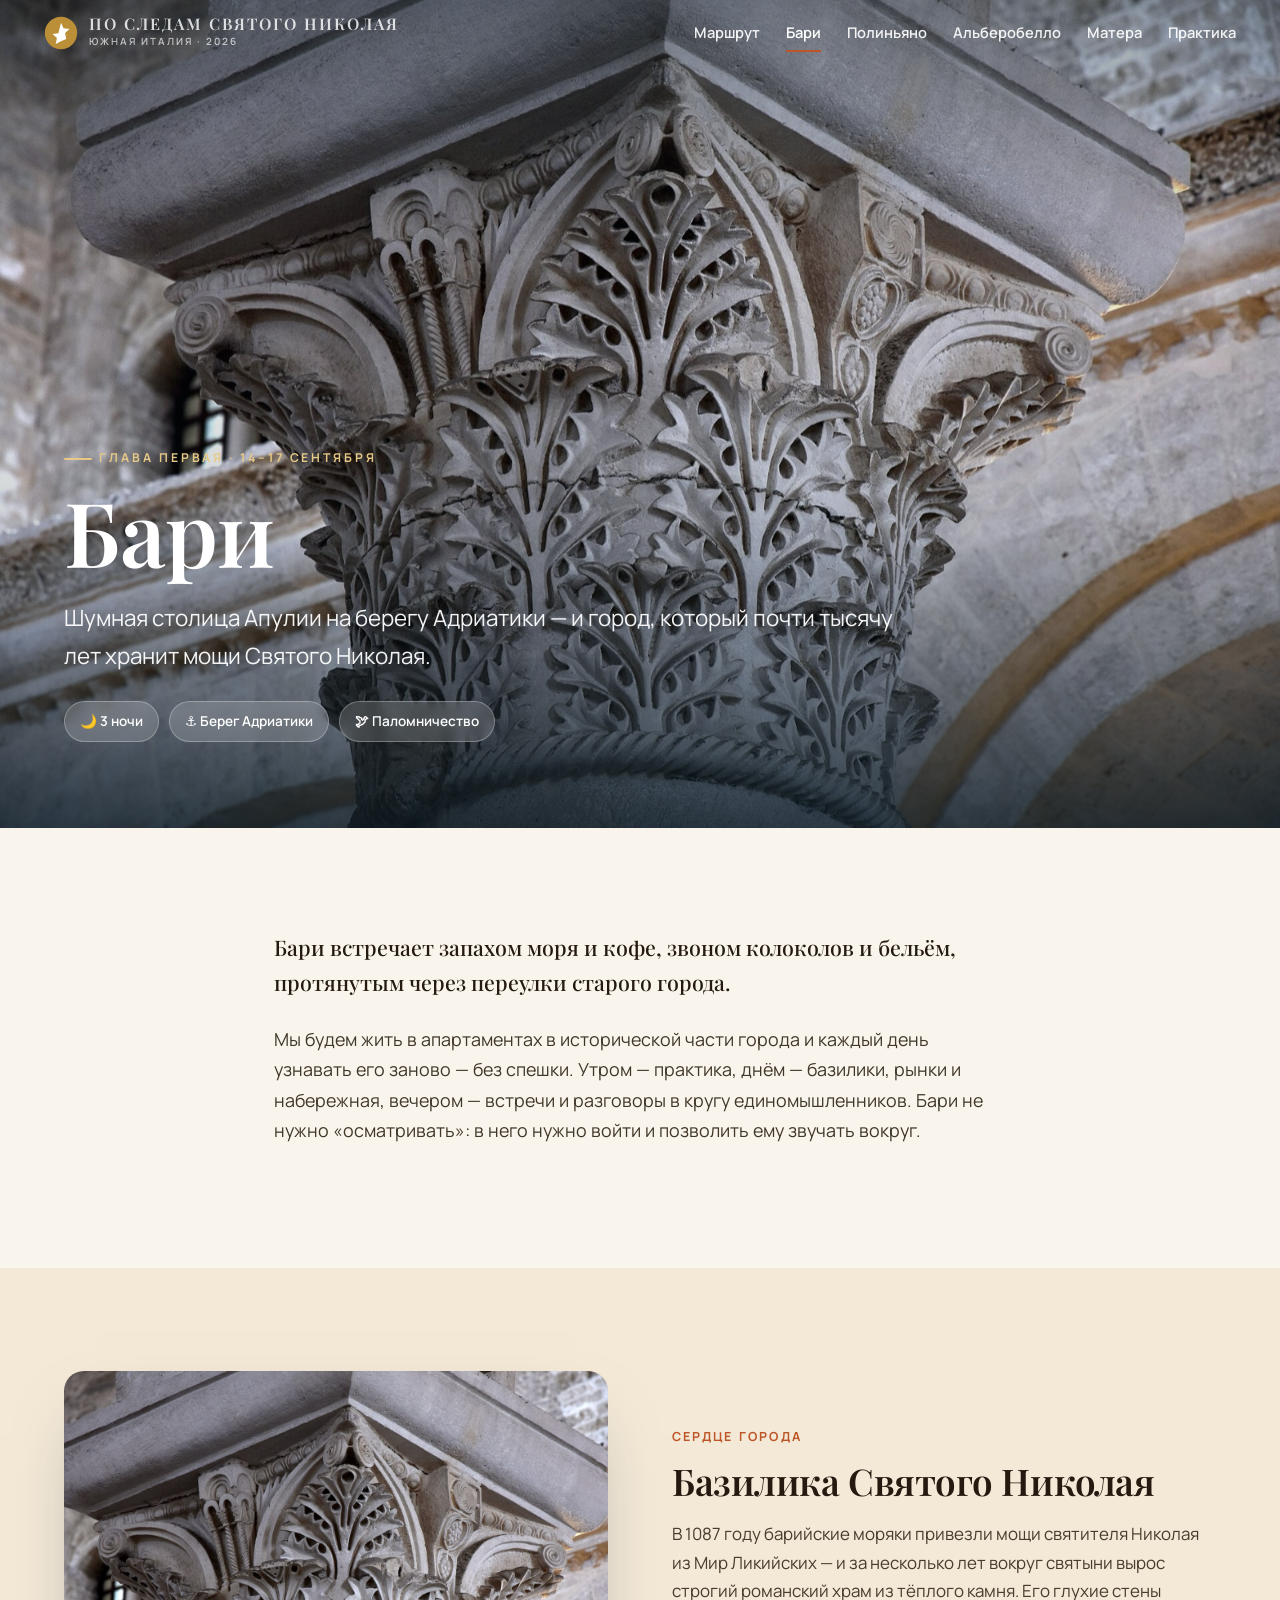
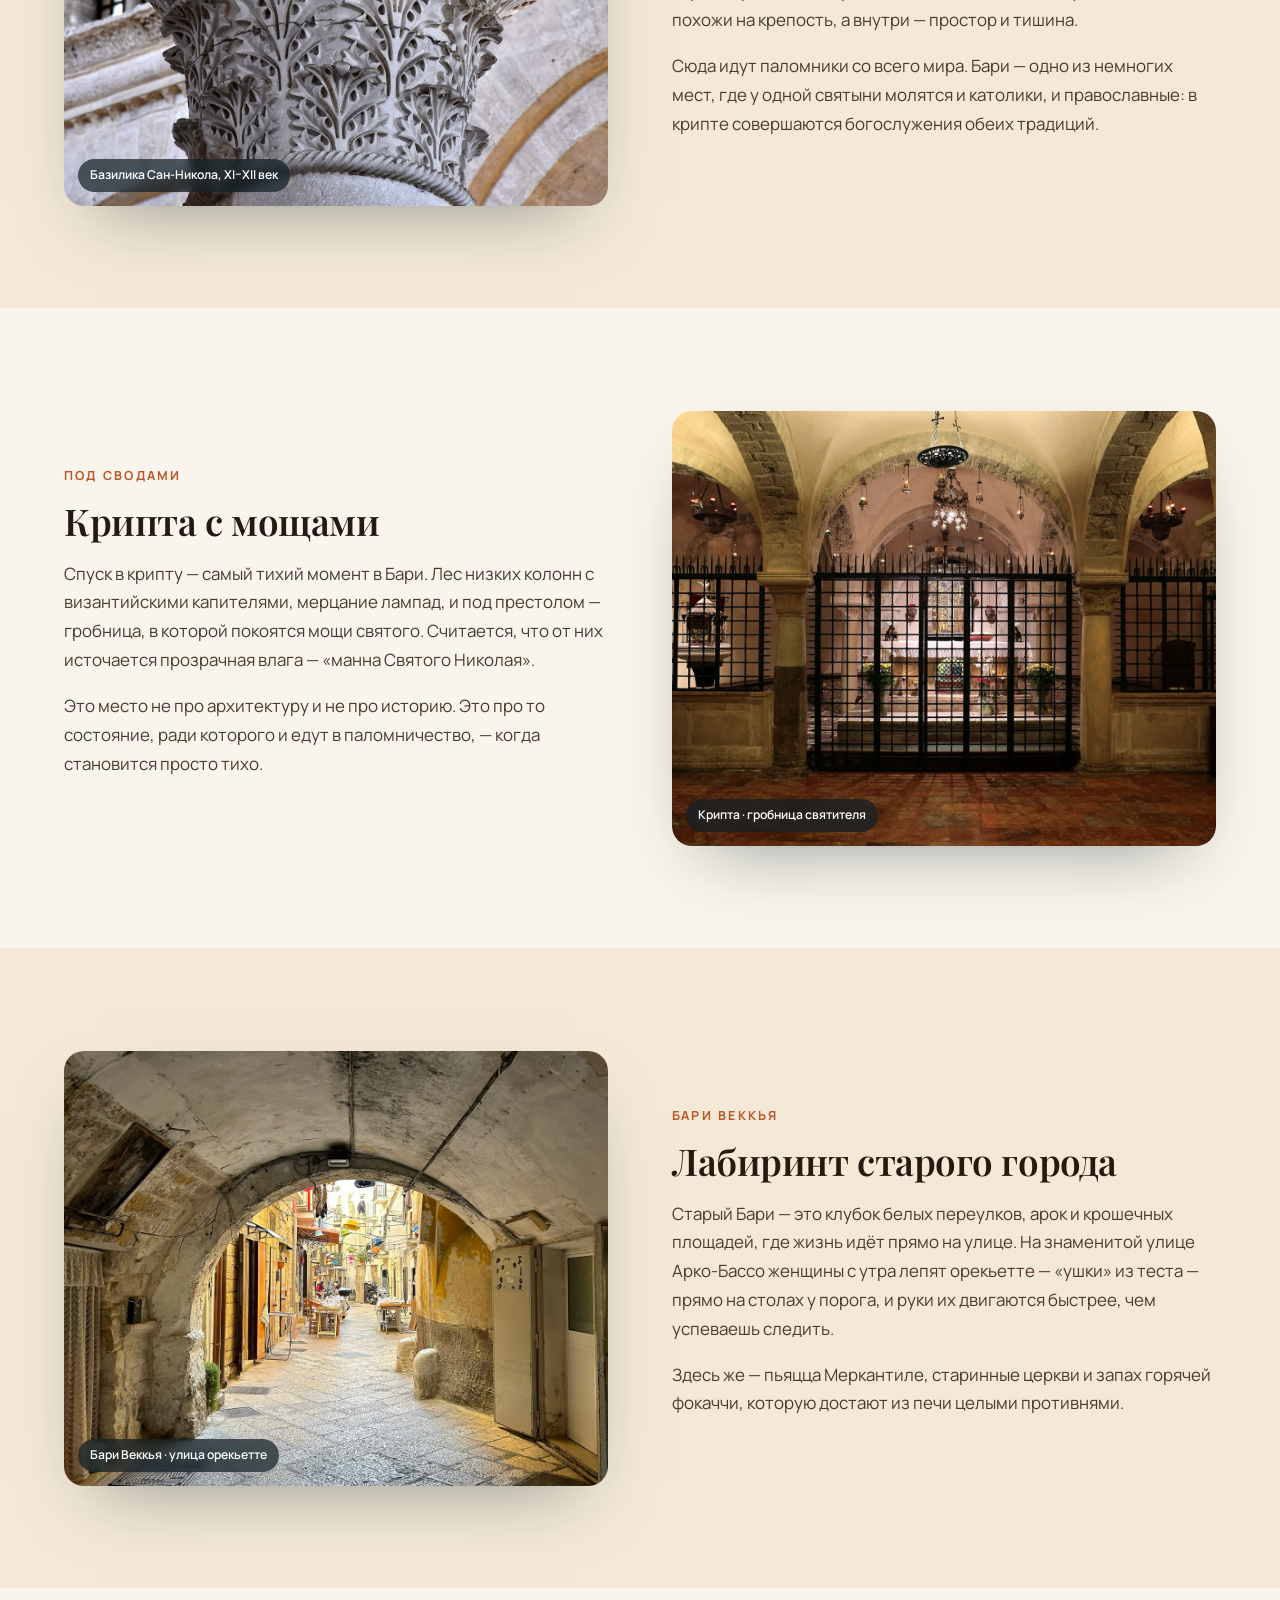
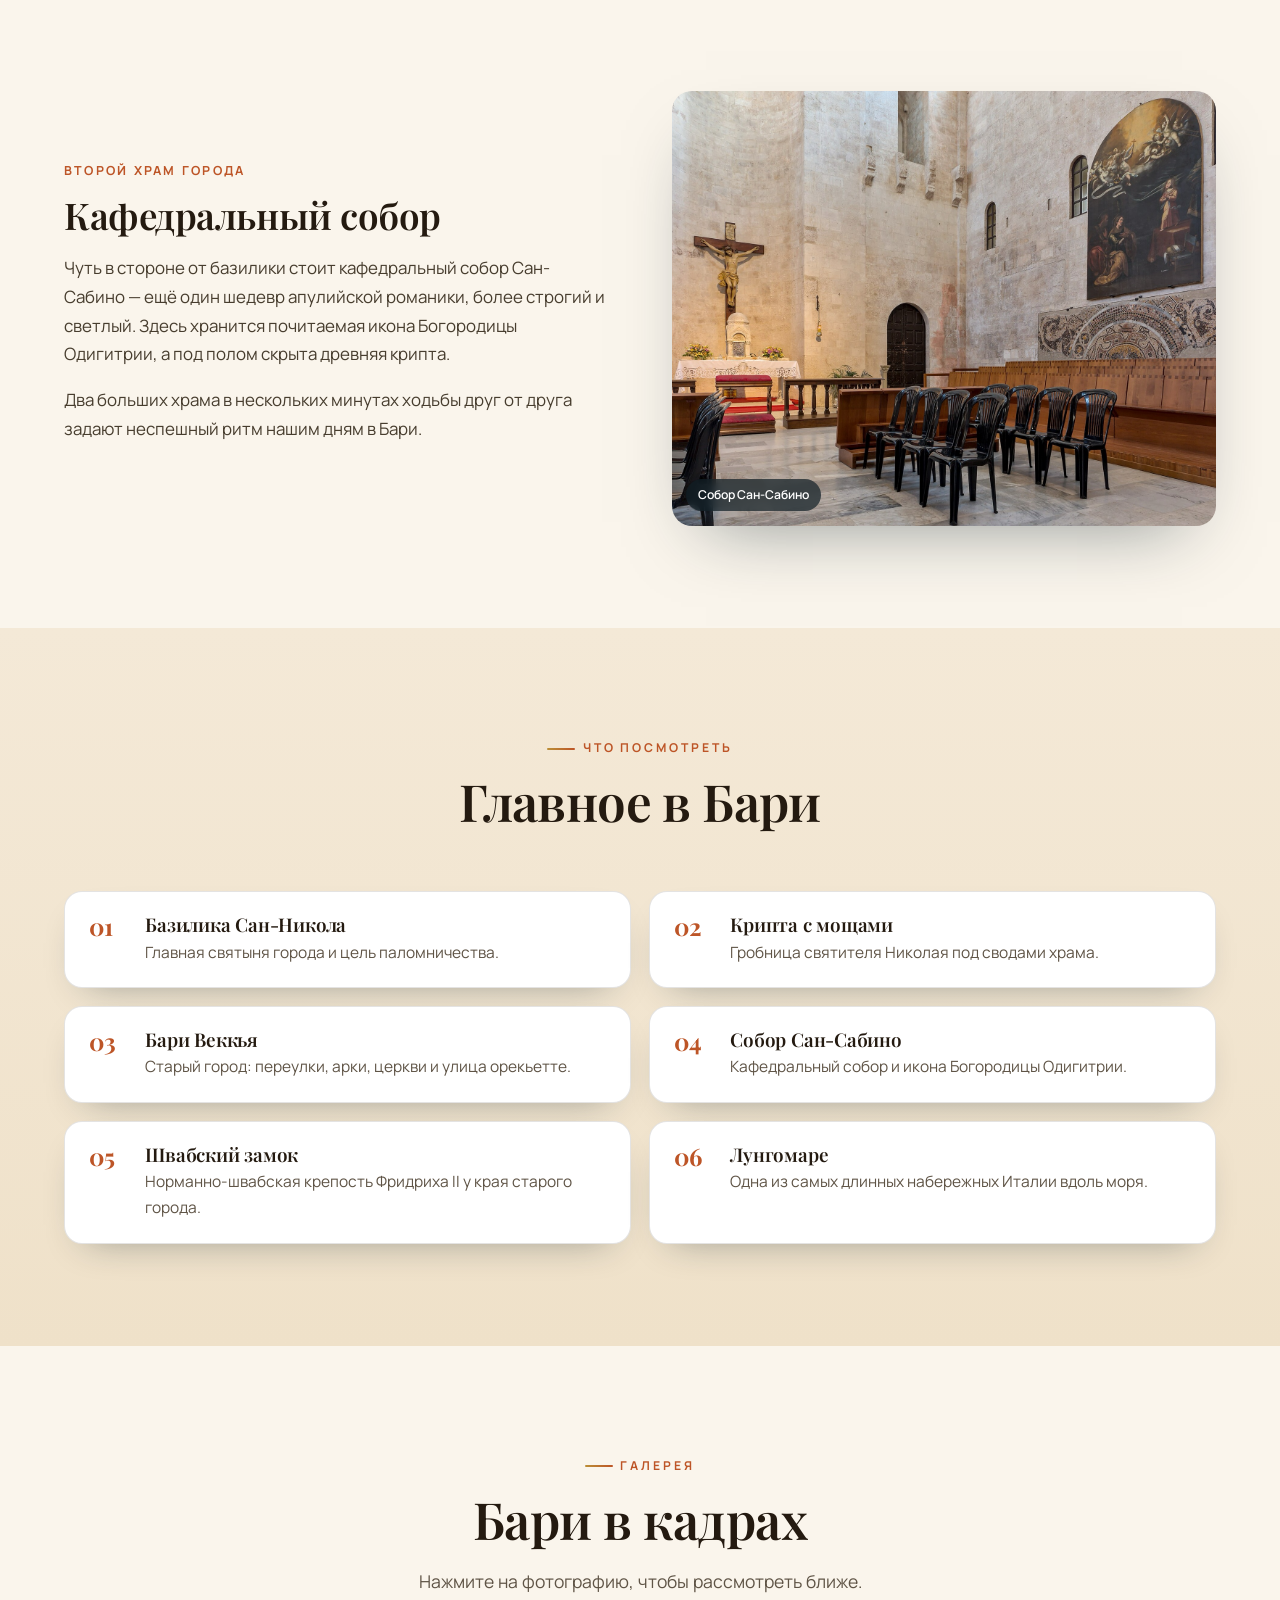
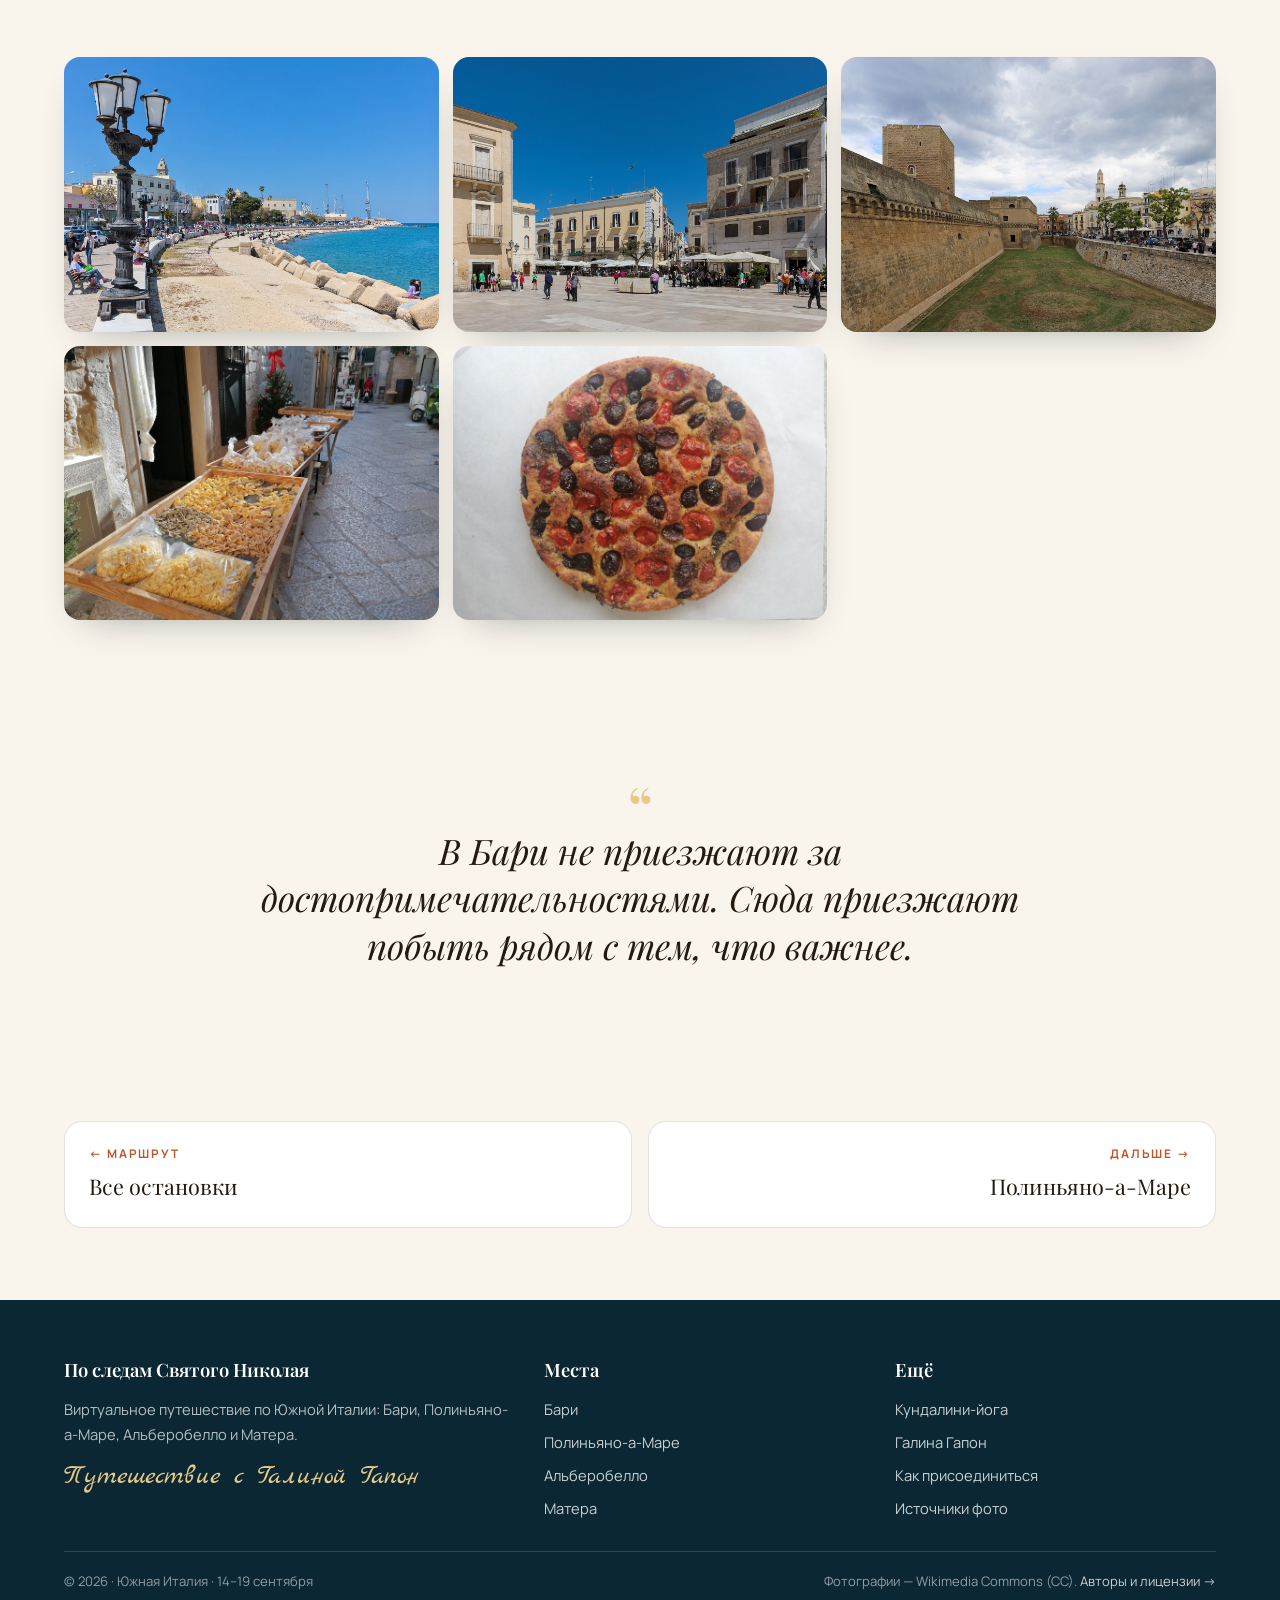
<file: bari.html>
<!DOCTYPE html>
<html lang="ru">
<head>
<meta charset="UTF-8">
<meta name="viewport" content="width=device-width, initial-scale=1.0">
<title>Бари — город Святого Николая · Южная Италия</title>
<meta name="description" content="Гид по Бари: базилика и крипта с мощами Святого Николая, старый город Бари Веккья, улица орекьетте, кафедральный собор Сан-Сабино, Швабский замок и набережная Адриатики.">
<meta property="og:title" content="Бари — город Святого Николая">
<meta property="og:description" content="Базилика и мощи Святого Николая, лабиринт Бари Веккья, улица орекьетте и южный колорит.">
<meta property="og:image" content="images/bari-basilica.jpg">
<link rel="preconnect" href="https://fonts.googleapis.com">
<link rel="preconnect" href="https://fonts.gstatic.com" crossorigin>
<link href="https://fonts.googleapis.com/css2?family=Playfair+Display:ital,wght@0,500;0,600;0,700;1,500;1,600&family=Manrope:wght@300;400;500;600;700&family=Marck+Script&display=swap" rel="stylesheet">
<link rel="stylesheet" href="assets/style.css">
</head>
<body>

<header class="site-header">
  <a class="brand" href="index.html">
    <svg class="mark" viewBox="0 0 40 40" fill="none" aria-hidden="true"><circle cx="20" cy="20" r="19" fill="#bb8f37"/><path d="M20 8l3 6.4 7 .8-5.2 4.8 1.4 7L20 29.6 13.8 33l1.4-7L10 21.2l7-.8L20 8z" fill="#fff"/></svg>
    <span><b>По следам Святого Николая</b><span>Южная Италия · 2026</span></span>
  </a>
  <nav class="nav">
    <a href="index.html#route">Маршрут</a>
    <a href="bari.html" class="active">Бари</a>
    <a href="polignano.html">Полиньяно</a>
    <a href="alberobello.html">Альберобелло</a>
    <a href="matera.html">Матера</a>
    <a href="practice.html">Практика</a>
  </nav>
  <button class="burger" aria-label="Меню"><span></span><span></span><span></span></button>
</header>

<!-- HERO -->
<section class="hero">
  <img class="hero-img" src="images/bari-basilica.jpg" alt="Базилика Святого Николая в Бари">
  <div class="hero-inner">
    <span class="eyebrow light">Глава первая · 14–17 сентября</span>
    <h1>Бари</h1>
    <p class="sub">Шумная столица Апулии на берегу Адриатики — и город, который почти тысячу лет хранит мощи Святого Николая.</p>
    <div class="metabar">
      <span class="chip">🌙 3 ночи</span>
      <span class="chip">⚓ Берег Адриатики</span>
      <span class="chip">🕊 Паломничество</span>
    </div>
  </div>
</section>

<!-- INTRO -->
<section class="section">
  <div class="container-narrow prose">
    <p class="lead reveal">Бари встречает запахом моря и кофе, звоном колоколов и бельём, протянутым через переулки старого города.</p>
    <p class="reveal d1">Мы будем жить в апартаментах в исторической части города и каждый день узнавать его заново — без спешки. Утром — практика, днём — базилики, рынки и набережная, вечером — встречи и разговоры в кругу единомышленников. Бари не нужно «осматривать»: в него нужно войти и позволить ему звучать вокруг.</p>
  </div>
</section>

<!-- FEATURE: BASILICA -->
<section class="section tint-paper2">
  <div class="container">
    <div class="split">
      <div class="split-media reveal">
        <img src="images/bari-basilica.jpg" alt="Романская базилика Сан-Никола">
        <span class="cap">Базилика Сан-Никола, XI–XII век</span>
      </div>
      <div class="split-copy reveal d1">
        <span class="kicker">Сердце города</span>
        <h3>Базилика Святого Николая</h3>
        <p>В 1087 году барийские моряки привезли мощи святителя Николая из Мир Ликийских — и за несколько лет вокруг святыни вырос строгий романский храм из тёплого камня. Его глухие стены похожи на крепость, а внутри — простор и тишина.</p>
        <p>Сюда идут паломники со всего мира. Бари — одно из немногих мест, где у одной святыни молятся и католики, и православные: в крипте совершаются богослужения обеих традиций.</p>
      </div>
    </div>
  </div>
</section>

<!-- FEATURE: CRYPT -->
<section class="section">
  <div class="container">
    <div class="split flip">
      <div class="split-media reveal">
        <img src="images/bari-crypt.jpg" alt="Крипта базилики с гробницей Святого Николая">
        <span class="cap">Крипта · гробница святителя</span>
      </div>
      <div class="split-copy reveal d1">
        <span class="kicker">Под сводами</span>
        <h3>Крипта с мощами</h3>
        <p>Спуск в крипту — самый тихий момент в Бари. Лес низких колонн с византийскими капителями, мерцание лампад, и под престолом — гробница, в которой покоятся мощи святого. Считается, что от них источается прозрачная влага — «манна Святого Николая».</p>
        <p>Это место не про архитектуру и не про историю. Это про то состояние, ради которого и едут в паломничество, — когда становится просто тихо.</p>
      </div>
    </div>
  </div>
</section>

<!-- FEATURE: OLD TOWN -->
<section class="section tint-paper2">
  <div class="container">
    <div class="split">
      <div class="split-media reveal">
        <img src="images/bari-orecchiette-street.jpg" alt="Улица орекьетте в старом Бари">
        <span class="cap">Бари Веккья · улица орекьетте</span>
      </div>
      <div class="split-copy reveal d1">
        <span class="kicker">Бари Веккья</span>
        <h3>Лабиринт старого города</h3>
        <p>Старый Бари — это клубок белых переулков, арок и крошечных площадей, где жизнь идёт прямо на улице. На знаменитой улице Арко-Бассо женщины с утра лепят орекьетте — «ушки» из теста — прямо на столах у порога, и руки их двигаются быстрее, чем успеваешь следить.</p>
        <p>Здесь же — пьяцца Меркантиле, старинные церкви и запах горячей фокаччи, которую достают из печи целыми противнями.</p>
      </div>
    </div>
  </div>
</section>

<!-- FEATURE: CATHEDRAL -->
<section class="section">
  <div class="container">
    <div class="split flip">
      <div class="split-media reveal">
        <img src="images/bari-cathedral.jpg" alt="Кафедральный собор Сан-Сабино в Бари">
        <span class="cap">Собор Сан-Сабино</span>
      </div>
      <div class="split-copy reveal d1">
        <span class="kicker">Второй храм города</span>
        <h3>Кафедральный собор</h3>
        <p>Чуть в стороне от базилики стоит кафедральный собор Сан-Сабино — ещё один шедевр апулийской романики, более строгий и светлый. Здесь хранится почитаемая икона Богородицы Одигитрии, а под полом скрыта древняя крипта.</p>
        <p>Два больших храма в нескольких минутах ходьбы друг от друга задают неспешный ритм нашим дням в Бари.</p>
      </div>
    </div>
  </div>
</section>

<!-- SEE LIST -->
<section class="section tint-paper3">
  <div class="container">
    <div class="section-head center reveal">
      <span class="eyebrow center">Что посмотреть</span>
      <h2>Главное в Бари</h2>
    </div>
    <div class="seelist cols">
      <div class="see reveal"><div><h4>Базилика Сан-Никола</h4><p>Главная святыня города и цель паломничества.</p></div></div>
      <div class="see reveal"><div><h4>Крипта с мощами</h4><p>Гробница святителя Николая под сводами храма.</p></div></div>
      <div class="see reveal"><div><h4>Бари Веккья</h4><p>Старый город: переулки, арки, церкви и улица орекьетте.</p></div></div>
      <div class="see reveal"><div><h4>Собор Сан-Сабино</h4><p>Кафедральный собор и икона Богородицы Одигитрии.</p></div></div>
      <div class="see reveal"><div><h4>Швабский замок</h4><p>Норманно-швабская крепость Фридриха II у края старого города.</p></div></div>
      <div class="see reveal"><div><h4>Лунгомаре</h4><p>Одна из самых длинных набережных Италии вдоль моря.</p></div></div>
    </div>
  </div>
</section>

<!-- GALLERY -->
<section class="section">
  <div class="container">
    <div class="section-head center reveal">
      <span class="eyebrow center">Галерея</span>
      <h2>Бари в кадрах</h2>
      <p>Нажмите на фотографию, чтобы рассмотреть ближе.</p>
    </div>
    <div class="gallery reveal">
      <figure class="span2"><img src="images/bari-lungomare.jpg" alt="Набережная Бари" loading="lazy"><figcaption>Лунгомаре — набережная Адриатики</figcaption></figure>
      <figure><img src="images/bari-piazza.jpg" alt="Пьяцца Меркантиле" loading="lazy"><figcaption>Пьяцца Меркантиле</figcaption></figure>
      <figure><img src="images/bari-vecchia.jpg" alt="Старый Бари и замок" loading="lazy"><figcaption>Старый город и замок</figcaption></figure>
      <figure><img src="images/food-orecchiette.jpg" alt="Орекьетте" loading="lazy"><figcaption>Орекьетте — «ушки» из теста</figcaption></figure>
      <figure><img src="images/food-focaccia.jpg" alt="Фокачча барезе" loading="lazy"><figcaption>Фокачча барезе</figcaption></figure>
    </div>
  </div>
</section>

<!-- QUOTE -->
<div class="pullquote reveal">
  <span class="mark">“</span>
  <p>В Бари не приезжают за достопримечательностями. Сюда приезжают побыть рядом с тем, что важнее.</p>
</div>

<!-- PAGER -->
<section class="section tight">
  <div class="container">
    <div class="pager">
      <a href="index.html#route" class="prev"><span class="dir">← Маршрут</span><span class="nm">Все остановки</span></a>
      <a href="polignano.html" class="next"><span class="dir">Дальше →</span><span class="nm">Полиньяно-а-Маре</span></a>
    </div>
  </div>
</section>

<footer class="site-footer">
  <div class="container">
    <div class="cols">
      <div>
        <h5>По следам Святого Николая</h5>
        <p style="color:rgba(255,255,255,.7);margin-bottom:16px">Виртуальное путешествие по Южной Италии: Бари, Полиньяно-а-Маре, Альберобелло и Матера.</p>
        <div class="sig">Путешествие с Галиной Гапон</div>
      </div>
      <div><h5>Места</h5><div class="fnav"><a href="bari.html">Бари</a><a href="polignano.html">Полиньяно-а-Маре</a><a href="alberobello.html">Альберобелло</a><a href="matera.html">Матера</a></div></div>
      <div><h5>Ещё</h5><div class="fnav"><a href="practice.html">Кундалини-йога</a><a href="practice.html#galina">Галина Гапон</a><a href="index.html#join">Как присоединиться</a><a href="credits.html">Источники фото</a></div></div>
    </div>
    <div class="legal">
      <span>© 2026 · Южная Италия · 14–19 сентября</span>
      <span>Фотографии — Wikimedia Commons (CC). <a href="credits.html">Авторы и лицензии →</a></span>
    </div>
  </div>
</footer>

<script src="assets/app.js"></script>
</body>
</html>
</file>
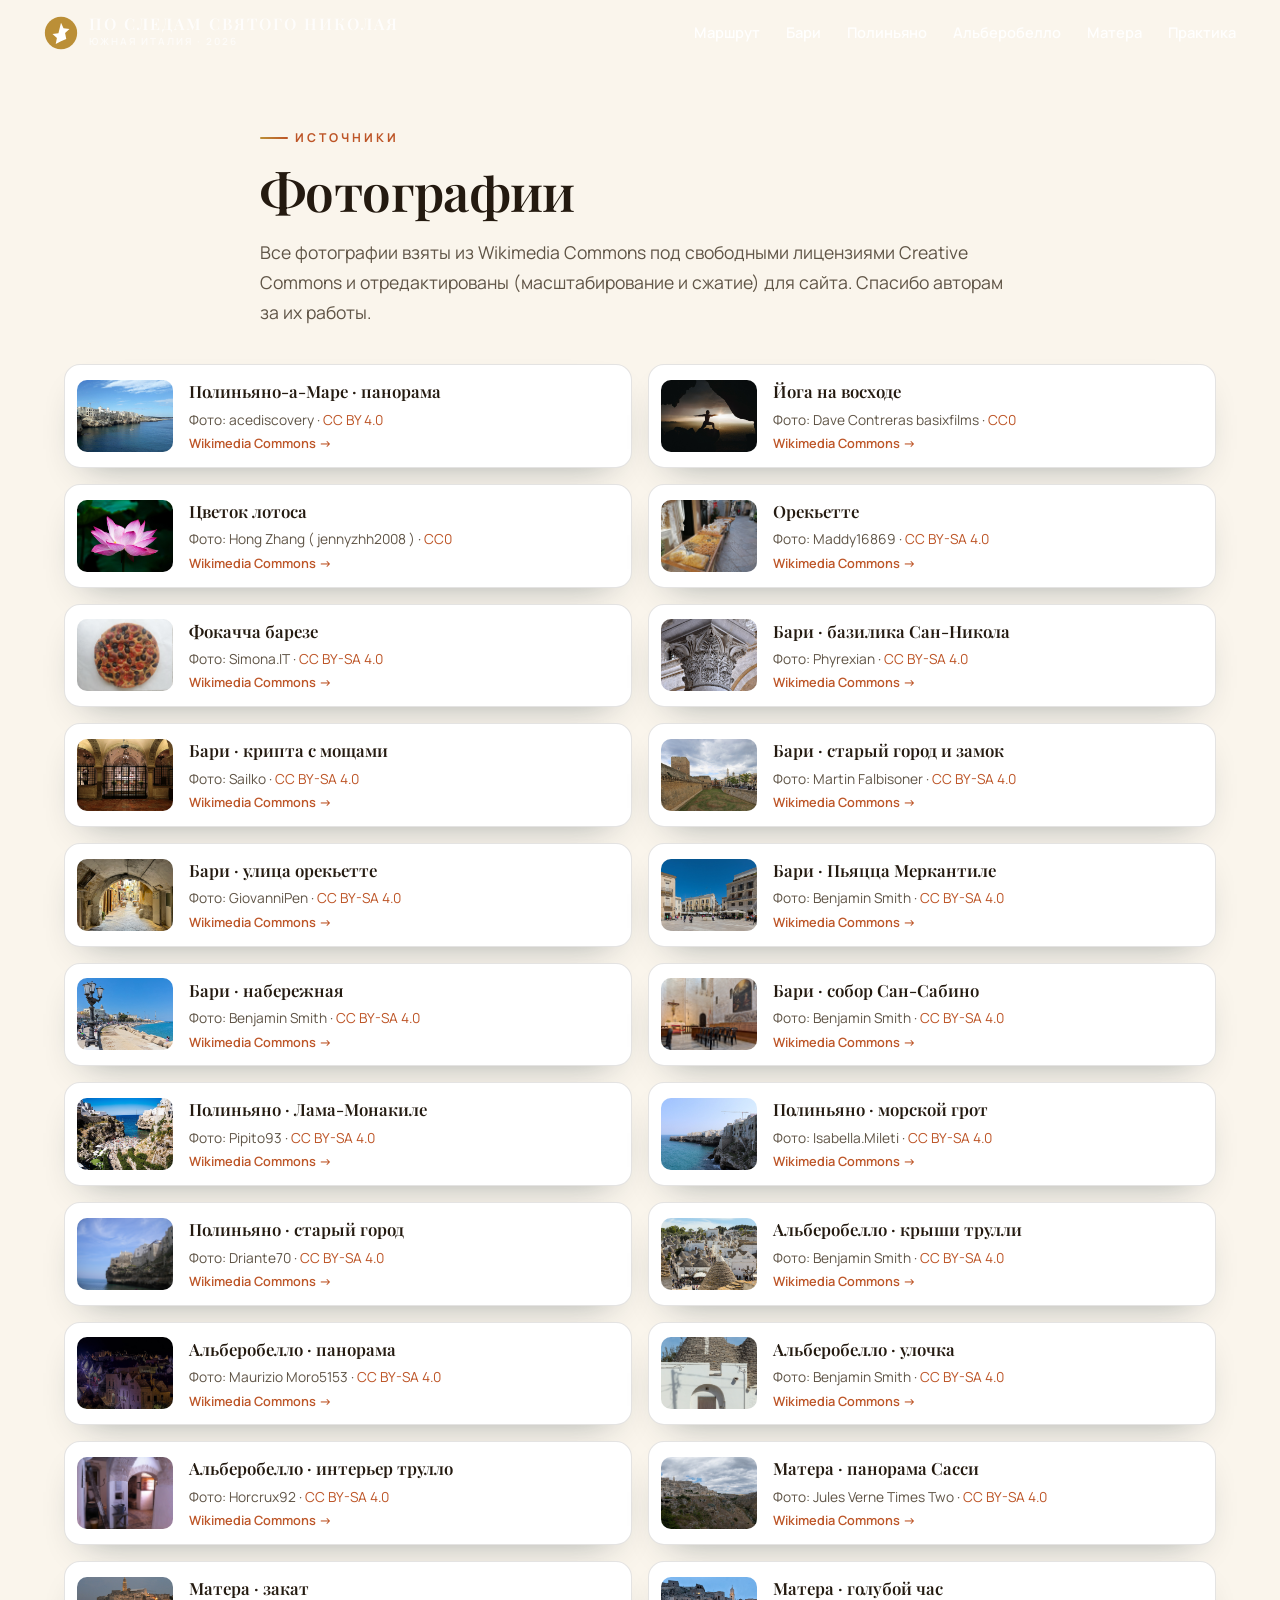
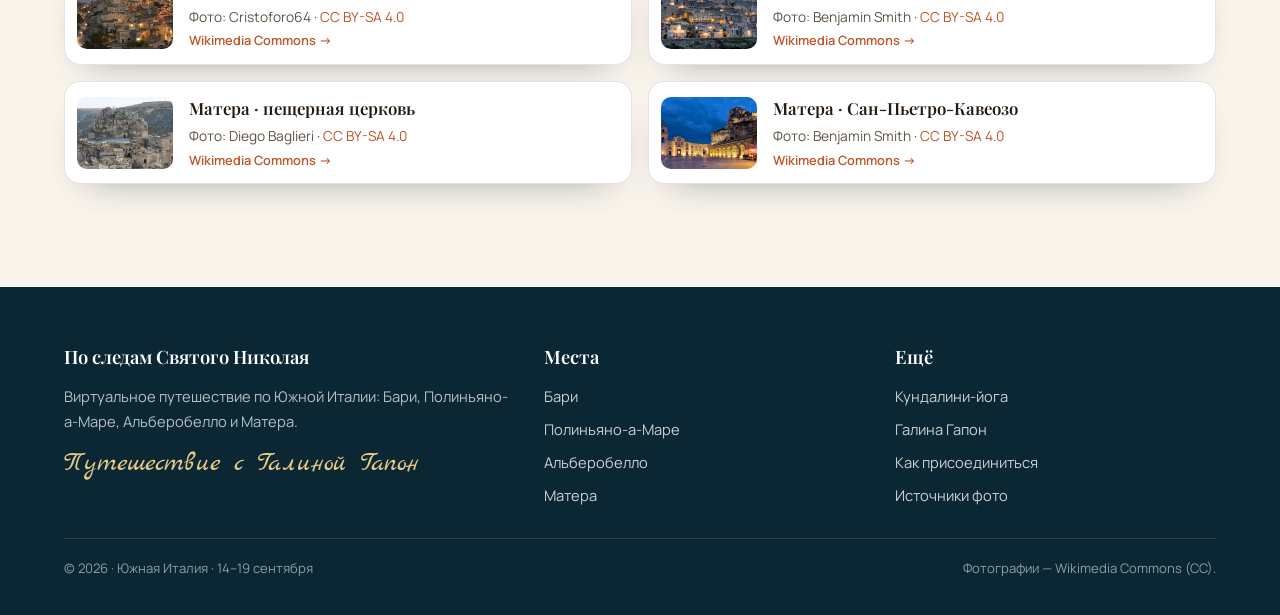
<file: credits.html>
<!DOCTYPE html>
<html lang="ru">
<head>
<meta charset="UTF-8">
<meta name="viewport" content="width=device-width, initial-scale=1.0">
<title>Источники фотографий · По следам Святого Николая</title>
<meta name="description" content="Авторы и лицензии фотографий, использованных на сайте. Все снимки — из Wikimedia Commons под свободными лицензиями Creative Commons.">
<link rel="preconnect" href="https://fonts.googleapis.com">
<link rel="preconnect" href="https://fonts.gstatic.com" crossorigin>
<link href="https://fonts.googleapis.com/css2?family=Playfair+Display:ital,wght@0,500;0,600;0,700;1,500;1,600&family=Manrope:wght@300;400;500;600;700&family=Marck+Script&display=swap" rel="stylesheet">
<link rel="stylesheet" href="assets/style.css">
<style>
  .credits-wrap{padding-top:120px}
  .credits{list-style:none;display:grid;grid-template-columns:1fr 1fr;gap:16px;margin-top:36px}
  .credit{display:flex;gap:16px;align-items:center;background:var(--white);border:1px solid var(--line);border-radius:16px;padding:12px;box-shadow:var(--shadow-sm)}
  .credit img{width:96px;height:72px;object-fit:cover;border-radius:10px;flex:none}
  .credit-body{display:flex;flex-direction:column;gap:2px;min-width:0}
  .credit-body b{font-family:var(--f-display);font-size:1.05rem;font-weight:600}
  .credit-body span{font-size:.86rem;color:var(--ink-soft)}
  .credit-body .src{font-size:.8rem;font-weight:600;color:var(--terra)}
  .credit-body a{color:var(--terra)}
  @media (max-width:760px){.credits{grid-template-columns:1fr}}
</style>
</head>
<body>

<header class="site-header">
  <a class="brand" href="index.html">
    <svg class="mark" viewBox="0 0 40 40" fill="none" aria-hidden="true"><circle cx="20" cy="20" r="19" fill="#bb8f37"/><path d="M20 8l3 6.4 7 .8-5.2 4.8 1.4 7L20 29.6 13.8 33l1.4-7L10 21.2l7-.8L20 8z" fill="#fff"/></svg>
    <span><b>По следам Святого Николая</b><span>Южная Италия · 2026</span></span>
  </a>
  <nav class="nav">
    <a href="index.html#route">Маршрут</a>
    <a href="bari.html">Бари</a>
    <a href="polignano.html">Полиньяно</a>
    <a href="alberobello.html">Альберобелло</a>
    <a href="matera.html">Матера</a>
    <a href="practice.html">Практика</a>
  </nav>
  <button class="burger" aria-label="Меню"><span></span><span></span><span></span></button>
</header>

<section class="section credits-wrap">
  <div class="container">
    <div class="section-head reveal" style="margin-bottom:10px">
      <span class="eyebrow">Источники</span>
      <h2>Фотографии</h2>
      <p>Все фотографии взяты из Wikimedia Commons под свободными лицензиями Creative Commons и отредактированы (масштабирование и сжатие) для сайта. Спасибо авторам за их работы.</p>
    </div>
    <ul class="credits">
      <li class="credit">
        <img src="images/home-hero.jpg" alt="" loading="lazy">
        <div class="credit-body">
          <b>Полиньяно-а-Маре · панорама</b>
          <span>Фото: acediscovery · <a href="https://creativecommons.org/licenses/by/4.0" target="_blank" rel="noopener">CC BY 4.0</a></span>
          <a class="src" href="https://commons.wikimedia.org/wiki/File:Panorama_Polignano-a-Mare.jpg" target="_blank" rel="noopener">Wikimedia Commons →</a>
        </div>
      </li>
      <li class="credit">
        <img src="images/practice-yoga.jpg" alt="" loading="lazy">
        <div class="credit-body">
          <b>Йога на восходе</b>
          <span>Фото: Dave Contreras basixfilms · <a href="http://creativecommons.org/publicdomain/zero/1.0/deed.en" target="_blank" rel="noopener">CC0</a></span>
          <a class="src" href="https://commons.wikimedia.org/wiki/File:Yoga_sunrise._(Unsplash).jpg" target="_blank" rel="noopener">Wikimedia Commons →</a>
        </div>
      </li>
      <li class="credit">
        <img src="images/lotus.jpg" alt="" loading="lazy">
        <div class="credit-body">
          <b>Цветок лотоса</b>
          <span>Фото: Hong Zhang ( jennyzhh2008 ) · <a href="http://creativecommons.org/publicdomain/zero/1.0/deed.en" target="_blank" rel="noopener">CC0</a></span>
          <a class="src" href="https://commons.wikimedia.org/wiki/File:Lotus_flower_(978659).jpg" target="_blank" rel="noopener">Wikimedia Commons →</a>
        </div>
      </li>
      <li class="credit">
        <img src="images/food-orecchiette.jpg" alt="" loading="lazy">
        <div class="credit-body">
          <b>Орекьетте</b>
          <span>Фото: Maddy16869 · <a href="https://creativecommons.org/licenses/by-sa/4.0" target="_blank" rel="noopener">CC BY-SA 4.0</a></span>
          <a class="src" href="https://commons.wikimedia.org/wiki/File:Le_orecchiette_di_Bari.jpg" target="_blank" rel="noopener">Wikimedia Commons →</a>
        </div>
      </li>
      <li class="credit">
        <img src="images/food-focaccia.jpg" alt="" loading="lazy">
        <div class="credit-body">
          <b>Фокачча барезе</b>
          <span>Фото: Simona.IT · <a href="https://creativecommons.org/licenses/by-sa/4.0" target="_blank" rel="noopener">CC BY-SA 4.0</a></span>
          <a class="src" href="https://commons.wikimedia.org/wiki/File:Focaccia_Barese.jpg" target="_blank" rel="noopener">Wikimedia Commons →</a>
        </div>
      </li>
      <li class="credit">
        <img src="images/bari-basilica.jpg" alt="" loading="lazy">
        <div class="credit-body">
          <b>Бари · базилика Сан-Никола</b>
          <span>Фото: Phyrexian · <a href="https://creativecommons.org/licenses/by-sa/4.0" target="_blank" rel="noopener">CC BY-SA 4.0</a></span>
          <a class="src" href="https://commons.wikimedia.org/wiki/File:Bari_-_San_Nicola_1645.jpg" target="_blank" rel="noopener">Wikimedia Commons →</a>
        </div>
      </li>
      <li class="credit">
        <img src="images/bari-crypt.jpg" alt="" loading="lazy">
        <div class="credit-body">
          <b>Бари · крипта с мощами</b>
          <span>Фото: Sailko · <a href="https://creativecommons.org/licenses/by-sa/4.0" target="_blank" rel="noopener">CC BY-SA 4.0</a></span>
          <a class="src" href="https://commons.wikimedia.org/wiki/File:Bari,_san_nicola,_interno,_cripta_01.jpg" target="_blank" rel="noopener">Wikimedia Commons →</a>
        </div>
      </li>
      <li class="credit">
        <img src="images/bari-vecchia.jpg" alt="" loading="lazy">
        <div class="credit-body">
          <b>Бари · старый город и замок</b>
          <span>Фото: Martin Falbisoner · <a href="https://creativecommons.org/licenses/by-sa/4.0" target="_blank" rel="noopener">CC BY-SA 4.0</a></span>
          <a class="src" href="https://commons.wikimedia.org/wiki/File:Castle_and_Old_Town_of_Bari_-_September_2017.jpg" target="_blank" rel="noopener">Wikimedia Commons →</a>
        </div>
      </li>
      <li class="credit">
        <img src="images/bari-orecchiette-street.jpg" alt="" loading="lazy">
        <div class="credit-body">
          <b>Бари · улица орекьетте</b>
          <span>Фото: GiovanniPen · <a href="https://creativecommons.org/licenses/by-sa/4.0" target="_blank" rel="noopener">CC BY-SA 4.0</a></span>
          <a class="src" href="https://commons.wikimedia.org/wiki/File:ItWikiCon_2023_-_via_delle_orecchiette.jpg" target="_blank" rel="noopener">Wikimedia Commons →</a>
        </div>
      </li>
      <li class="credit">
        <img src="images/bari-piazza.jpg" alt="" loading="lazy">
        <div class="credit-body">
          <b>Бари · Пьяцца Меркантиле</b>
          <span>Фото: Benjamin Smith · <a href="https://creativecommons.org/licenses/by-sa/4.0" target="_blank" rel="noopener">CC BY-SA 4.0</a></span>
          <a class="src" href="https://commons.wikimedia.org/wiki/File:Bari_-_Piazza_Mercantile.jpg" target="_blank" rel="noopener">Wikimedia Commons →</a>
        </div>
      </li>
      <li class="credit">
        <img src="images/bari-lungomare.jpg" alt="" loading="lazy">
        <div class="credit-body">
          <b>Бари · набережная</b>
          <span>Фото: Benjamin Smith · <a href="https://creativecommons.org/licenses/by-sa/4.0" target="_blank" rel="noopener">CC BY-SA 4.0</a></span>
          <a class="src" href="https://commons.wikimedia.org/wiki/File:Bari_-_Lungomare_Imperatore_Augusto_%26_Mare.jpg" target="_blank" rel="noopener">Wikimedia Commons →</a>
        </div>
      </li>
      <li class="credit">
        <img src="images/bari-cathedral.jpg" alt="" loading="lazy">
        <div class="credit-body">
          <b>Бари · собор Сан-Сабино</b>
          <span>Фото: Benjamin Smith · <a href="https://creativecommons.org/licenses/by-sa/4.0" target="_blank" rel="noopener">CC BY-SA 4.0</a></span>
          <a class="src" href="https://commons.wikimedia.org/wiki/File:Bari_-_Cattedrale_di_San_Sabino_-_17.jpg" target="_blank" rel="noopener">Wikimedia Commons →</a>
        </div>
      </li>
      <li class="credit">
        <img src="images/polignano-cove.jpg" alt="" loading="lazy">
        <div class="credit-body">
          <b>Полиньяно · Лама-Монакиле</b>
          <span>Фото: Pipito93 · <a href="https://creativecommons.org/licenses/by-sa/4.0" target="_blank" rel="noopener">CC BY-SA 4.0</a></span>
          <a class="src" href="https://commons.wikimedia.org/wiki/File:Polignano_a_Mare_-_lama_Monachile_-_202209012226.jpeg" target="_blank" rel="noopener">Wikimedia Commons →</a>
        </div>
      </li>
      <li class="credit">
        <img src="images/polignano-grotta.jpg" alt="" loading="lazy">
        <div class="credit-body">
          <b>Полиньяно · морской грот</b>
          <span>Фото: Isabella.Mileti · <a href="https://creativecommons.org/licenses/by-sa/4.0" target="_blank" rel="noopener">CC BY-SA 4.0</a></span>
          <a class="src" href="https://commons.wikimedia.org/wiki/File:Grotta_Polignano.jpg" target="_blank" rel="noopener">Wikimedia Commons →</a>
        </div>
      </li>
      <li class="credit">
        <img src="images/polignano-town.jpg" alt="" loading="lazy">
        <div class="credit-body">
          <b>Полиньяно · старый город</b>
          <span>Фото: Driante70 · <a href="https://creativecommons.org/licenses/by-sa/4.0" target="_blank" rel="noopener">CC BY-SA 4.0</a></span>
          <a class="src" href="https://commons.wikimedia.org/wiki/File:Polignano_a_Mare_(BA).jpg" target="_blank" rel="noopener">Wikimedia Commons →</a>
        </div>
      </li>
      <li class="credit">
        <img src="images/alberobello-rooftops.jpg" alt="" loading="lazy">
        <div class="credit-body">
          <b>Альберобелло · крыши трулли</b>
          <span>Фото: Benjamin Smith · <a href="https://creativecommons.org/licenses/by-sa/4.0" target="_blank" rel="noopener">CC BY-SA 4.0</a></span>
          <a class="src" href="https://commons.wikimedia.org/wiki/File:Alberobello_-_View_from_Piazza_Giangirolamo_II_-_02.jpg" target="_blank" rel="noopener">Wikimedia Commons →</a>
        </div>
      </li>
      <li class="credit">
        <img src="images/alberobello-panorama.jpg" alt="" loading="lazy">
        <div class="credit-body">
          <b>Альберобелло · панорама</b>
          <span>Фото: Maurizio Moro5153 · <a href="https://creativecommons.org/licenses/by-sa/4.0" target="_blank" rel="noopener">CC BY-SA 4.0</a></span>
          <a class="src" href="https://commons.wikimedia.org/wiki/File:Trulli_panorama.jpg" target="_blank" rel="noopener">Wikimedia Commons →</a>
        </div>
      </li>
      <li class="credit">
        <img src="images/alberobello-street.jpg" alt="" loading="lazy">
        <div class="credit-body">
          <b>Альберобелло · улочка</b>
          <span>Фото: Benjamin Smith · <a href="https://creativecommons.org/licenses/by-sa/4.0" target="_blank" rel="noopener">CC BY-SA 4.0</a></span>
          <a class="src" href="https://commons.wikimedia.org/wiki/File:Alberobello_-_Trulli_del_Rione_Monti_-_05.jpg" target="_blank" rel="noopener">Wikimedia Commons →</a>
        </div>
      </li>
      <li class="credit">
        <img src="images/alberobello-interior.jpg" alt="" loading="lazy">
        <div class="credit-body">
          <b>Альберобелло · интерьер трулло</b>
          <span>Фото: Horcrux92 · <a href="https://creativecommons.org/licenses/by-sa/4.0" target="_blank" rel="noopener">CC BY-SA 4.0</a></span>
          <a class="src" href="https://commons.wikimedia.org/wiki/File:Interior_of_Trullo_Sovrano_(1).jpg" target="_blank" rel="noopener">Wikimedia Commons →</a>
        </div>
      </li>
      <li class="credit">
        <img src="images/matera-hero.jpg" alt="" loading="lazy">
        <div class="credit-body">
          <b>Матера · панорама Сасси</b>
          <span>Фото: Jules Verne Times Two · <a href="https://creativecommons.org/licenses/by-sa/4.0" target="_blank" rel="noopener">CC BY-SA 4.0</a></span>
          <a class="src" href="https://commons.wikimedia.org/wiki/File:View_of_Sassi_di_Matera,_Matera,_Italy_(PPL2-Enhanced)_julesvernex2.jpg" target="_blank" rel="noopener">Wikimedia Commons →</a>
        </div>
      </li>
      <li class="credit">
        <img src="images/matera-sunset.jpg" alt="" loading="lazy">
        <div class="credit-body">
          <b>Матера · закат</b>
          <span>Фото: Cristoforo64 · <a href="https://creativecommons.org/licenses/by-sa/4.0" target="_blank" rel="noopener">CC BY-SA 4.0</a></span>
          <a class="src" href="https://commons.wikimedia.org/wiki/File:Matera--_al_tramonto--Italy-.JPG" target="_blank" rel="noopener">Wikimedia Commons →</a>
        </div>
      </li>
      <li class="credit">
        <img src="images/matera-bluehour.jpg" alt="" loading="lazy">
        <div class="credit-body">
          <b>Матера · голубой час</b>
          <span>Фото: Benjamin Smith · <a href="https://creativecommons.org/licenses/by-sa/4.0" target="_blank" rel="noopener">CC BY-SA 4.0</a></span>
          <a class="src" href="https://commons.wikimedia.org/wiki/File:Matera_-_Sasso_Barisano_at_blue_hour.jpg" target="_blank" rel="noopener">Wikimedia Commons →</a>
        </div>
      </li>
      <li class="credit">
        <img src="images/matera-church.jpg" alt="" loading="lazy">
        <div class="credit-body">
          <b>Матера · пещерная церковь</b>
          <span>Фото: Diego Baglieri · <a href="https://creativecommons.org/licenses/by-sa/4.0" target="_blank" rel="noopener">CC BY-SA 4.0</a></span>
          <a class="src" href="https://commons.wikimedia.org/wiki/File:Chiesa_di_San_Giovanni_in_Monterrone_-_Matera_01.jpg" target="_blank" rel="noopener">Wikimedia Commons →</a>
        </div>
      </li>
      <li class="credit">
        <img src="images/matera-caveoso.jpg" alt="" loading="lazy">
        <div class="credit-body">
          <b>Матера · Сан-Пьетро-Кавеозо</b>
          <span>Фото: Benjamin Smith · <a href="https://creativecommons.org/licenses/by-sa/4.0" target="_blank" rel="noopener">CC BY-SA 4.0</a></span>
          <a class="src" href="https://commons.wikimedia.org/wiki/File:Matera_-_Piazza_San_Pietro_Caveoso_at_blue_hour.jpg" target="_blank" rel="noopener">Wikimedia Commons →</a>
        </div>
      </li>
    </ul>
  </div>
</section>

<footer class="site-footer">
  <div class="container">
    <div class="cols">
      <div>
        <h5>По следам Святого Николая</h5>
        <p style="color:rgba(255,255,255,.7);margin-bottom:16px">Виртуальное путешествие по Южной Италии: Бари, Полиньяно-а-Маре, Альберобелло и Матера.</p>
        <div class="sig">Путешествие с Галиной Гапон</div>
      </div>
      <div><h5>Места</h5><div class="fnav"><a href="bari.html">Бари</a><a href="polignano.html">Полиньяно-а-Маре</a><a href="alberobello.html">Альберобелло</a><a href="matera.html">Матера</a></div></div>
      <div><h5>Ещё</h5><div class="fnav"><a href="practice.html">Кундалини-йога</a><a href="practice.html#galina">Галина Гапон</a><a href="index.html#join">Как присоединиться</a><a href="credits.html">Источники фото</a></div></div>
    </div>
    <div class="legal">
      <span>© 2026 · Южная Италия · 14–19 сентября</span>
      <span>Фотографии — Wikimedia Commons (CC).</span>
    </div>
  </div>
</footer>

<script src="assets/app.js"></script>
</body>
</html>
</file>
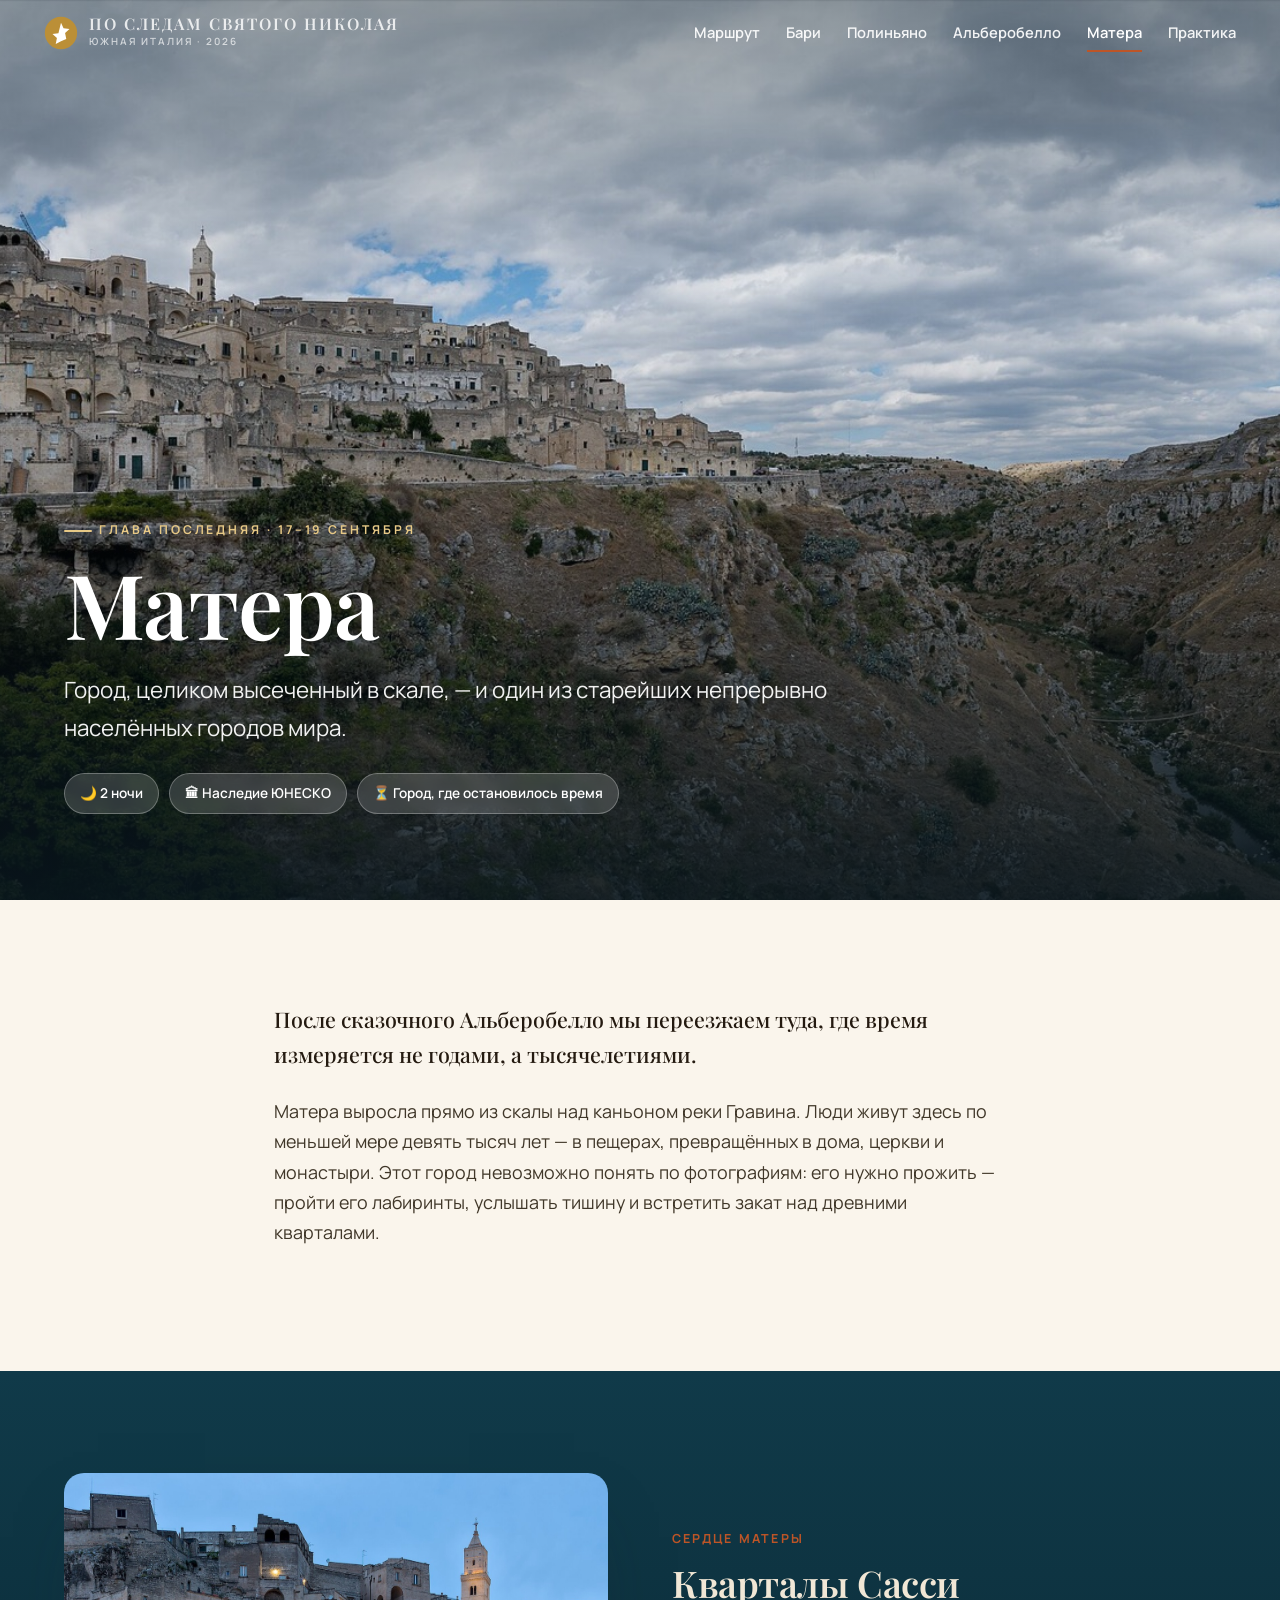
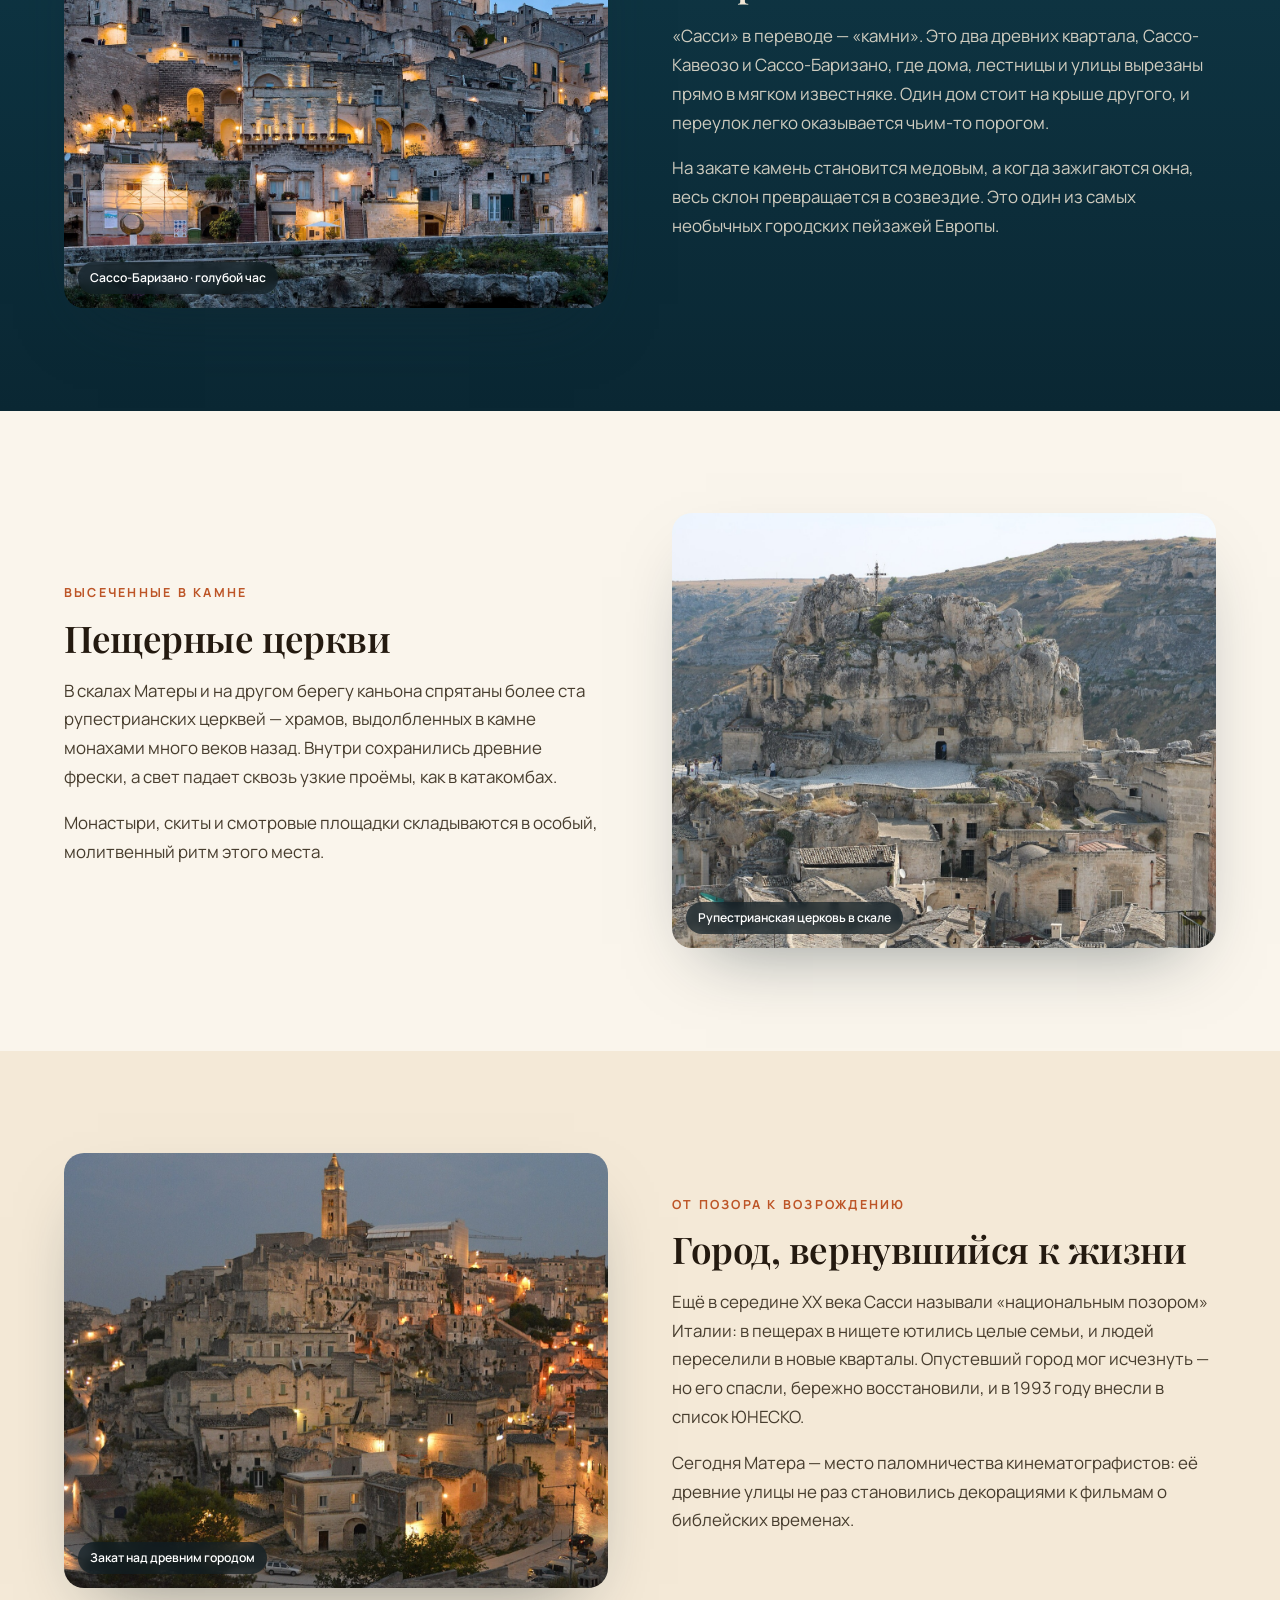
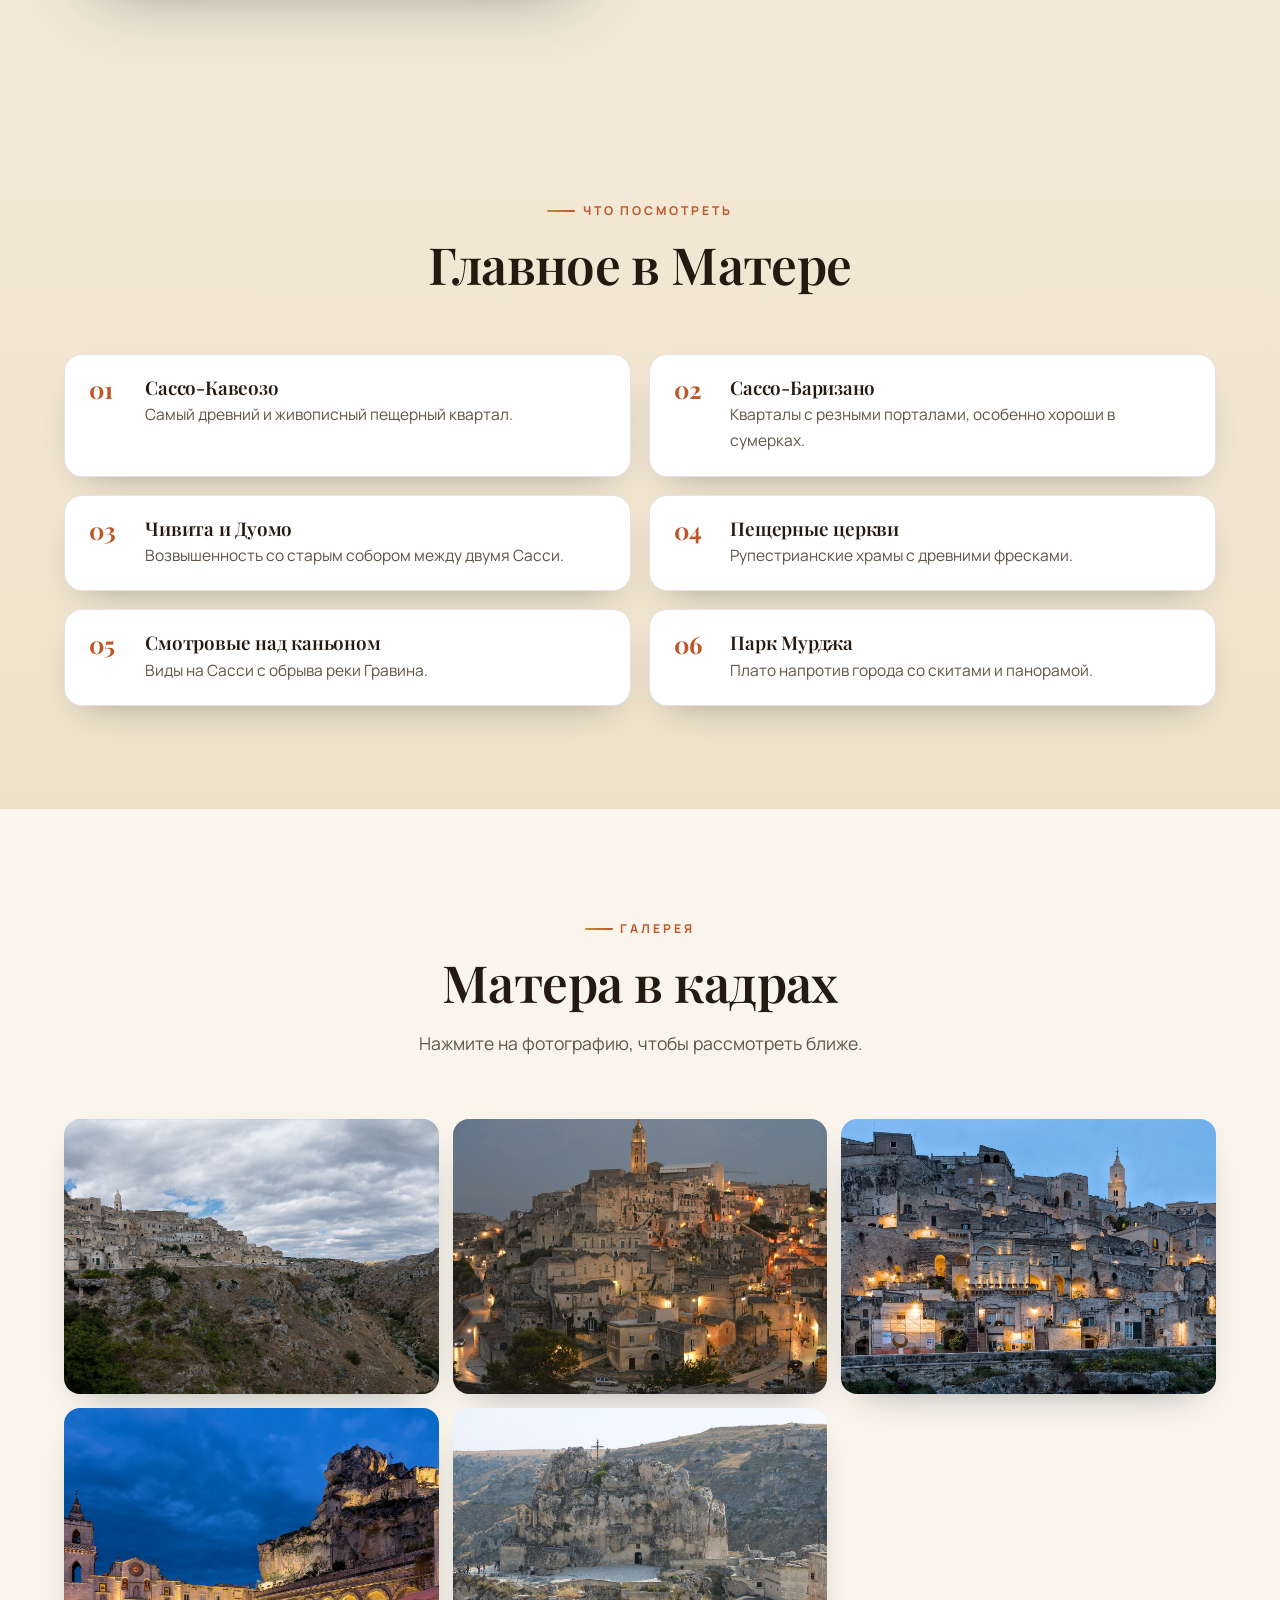
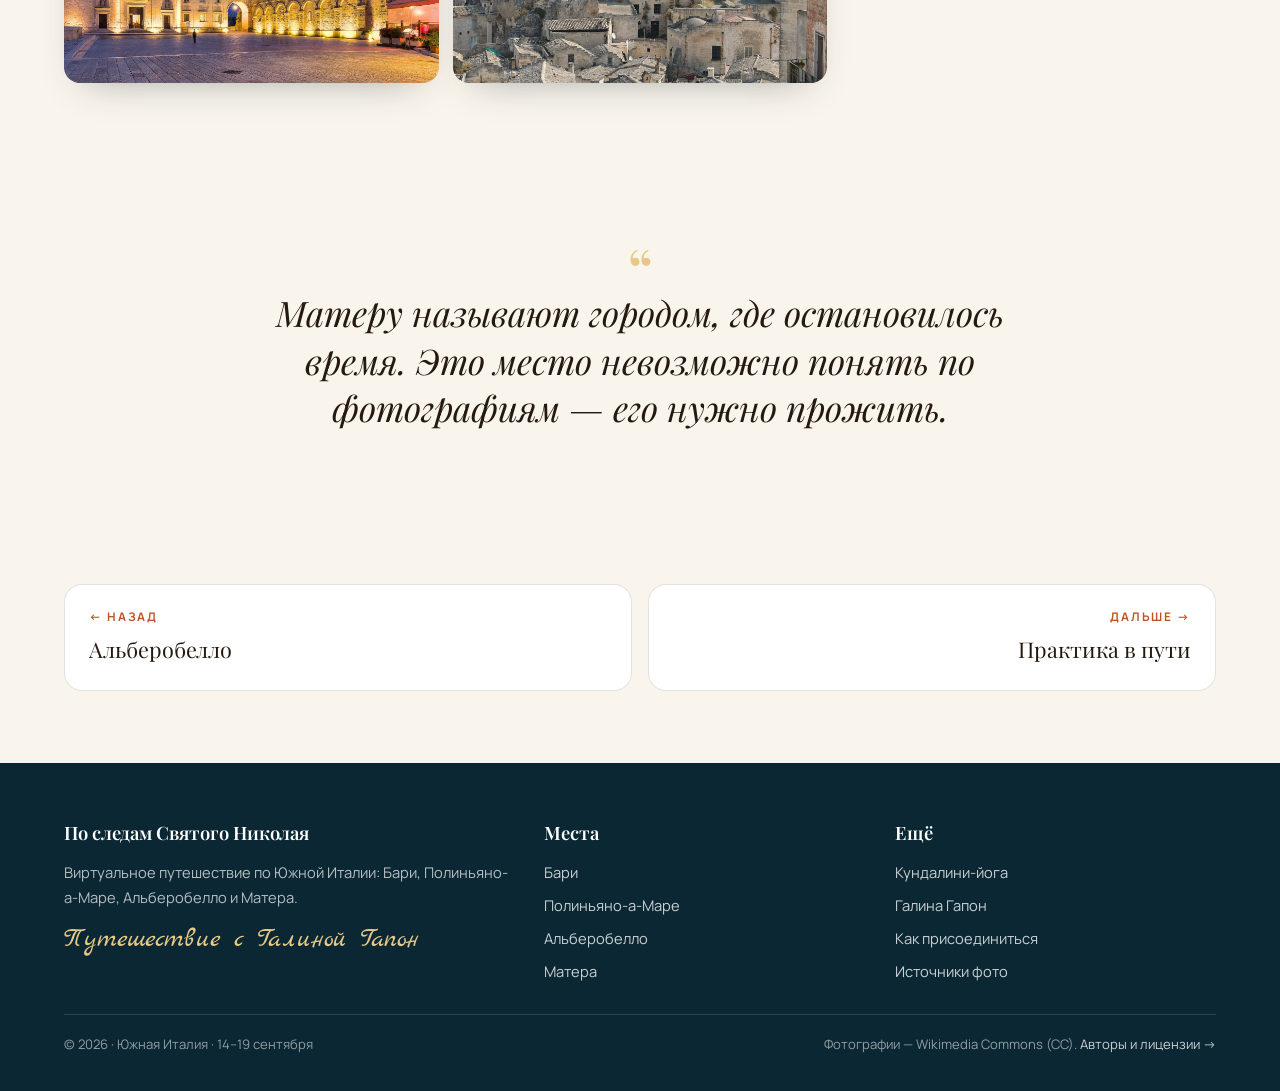
<file: matera.html>
<!DOCTYPE html>
<html lang="ru">
<head>
<meta charset="UTF-8">
<meta name="viewport" content="width=device-width, initial-scale=1.0">
<title>Матера — город, высеченный в скале · Южная Италия</title>
<meta name="description" content="Гид по Матере: древние пещерные кварталы Сасси, рупестрианские (пещерные) церкви, Чивита и Дуомо, смотровые над каньоном Гравина и закаты. Один из старейших городов мира, наследие ЮНЕСКО.">
<meta property="og:title" content="Матера — город, где остановилось время">
<meta property="og:description" content="Пещерные кварталы Сасси, рупестрианские церкви и закаты над древним городом.">
<meta property="og:image" content="images/matera-hero.jpg">
<link rel="preconnect" href="https://fonts.googleapis.com">
<link rel="preconnect" href="https://fonts.gstatic.com" crossorigin>
<link href="https://fonts.googleapis.com/css2?family=Playfair+Display:ital,wght@0,500;0,600;0,700;1,500;1,600&family=Manrope:wght@300;400;500;600;700&family=Marck+Script&display=swap" rel="stylesheet">
<link rel="stylesheet" href="assets/style.css">
</head>
<body>

<header class="site-header">
  <a class="brand" href="index.html">
    <svg class="mark" viewBox="0 0 40 40" fill="none" aria-hidden="true"><circle cx="20" cy="20" r="19" fill="#bb8f37"/><path d="M20 8l3 6.4 7 .8-5.2 4.8 1.4 7L20 29.6 13.8 33l1.4-7L10 21.2l7-.8L20 8z" fill="#fff"/></svg>
    <span><b>По следам Святого Николая</b><span>Южная Италия · 2026</span></span>
  </a>
  <nav class="nav">
    <a href="index.html#route">Маршрут</a>
    <a href="bari.html">Бари</a>
    <a href="polignano.html">Полиньяно</a>
    <a href="alberobello.html">Альберобелло</a>
    <a href="matera.html" class="active">Матера</a>
    <a href="practice.html">Практика</a>
  </nav>
  <button class="burger" aria-label="Меню"><span></span><span></span><span></span></button>
</header>

<!-- HERO -->
<section class="hero tall">
  <img class="hero-img" src="images/matera-hero.jpg" alt="Панорама Сасси-ди-Матера над каньоном">
  <div class="hero-inner">
    <span class="eyebrow light">Глава последняя · 17–19 сентября</span>
    <h1>Матера</h1>
    <p class="sub">Город, целиком высеченный в скале, — и один из старейших непрерывно населённых городов мира.</p>
    <div class="metabar">
      <span class="chip">🌙 2 ночи</span>
      <span class="chip">🏛 Наследие ЮНЕСКО</span>
      <span class="chip">⏳ Город, где остановилось время</span>
    </div>
  </div>
</section>

<!-- INTRO -->
<section class="section">
  <div class="container-narrow prose">
    <p class="lead reveal">После сказочного Альберобелло мы переезжаем туда, где время измеряется не годами, а тысячелетиями.</p>
    <p class="reveal d1">Матера выросла прямо из скалы над каньоном реки Гравина. Люди живут здесь по меньшей мере девять тысяч лет — в пещерах, превращённых в дома, церкви и монастыри. Этот город невозможно понять по фотографиям: его нужно прожить — пройти его лабиринты, услышать тишину и встретить закат над древними кварталами.</p>
  </div>
</section>

<!-- FEATURE: SASSI -->
<section class="section tint-dark">
  <div class="container">
    <div class="split">
      <div class="split-media reveal">
        <img src="images/matera-bluehour.jpg" alt="Сассо-Баризано в голубой час">
        <span class="cap">Сассо-Баризано · голубой час</span>
      </div>
      <div class="split-copy reveal d1">
        <span class="kicker">Сердце Матеры</span>
        <h3>Кварталы Сасси</h3>
        <p>«Сасси» в переводе — «камни». Это два древних квартала, Сассо-Кавеозо и Сассо-Баризано, где дома, лестницы и улицы вырезаны прямо в мягком известняке. Один дом стоит на крыше другого, и переулок легко оказывается чьим-то порогом.</p>
        <p>На закате камень становится медовым, а когда зажигаются окна, весь склон превращается в созвездие. Это один из самых необычных городских пейзажей Европы.</p>
      </div>
    </div>
  </div>
</section>

<!-- FEATURE: ROCK CHURCHES -->
<section class="section">
  <div class="container">
    <div class="split flip">
      <div class="split-media reveal">
        <img src="images/matera-church.jpg" alt="Пещерная церковь в скале Матеры">
        <span class="cap">Рупестрианская церковь в скале</span>
      </div>
      <div class="split-copy reveal d1">
        <span class="kicker">Высеченные в камне</span>
        <h3>Пещерные церкви</h3>
        <p>В скалах Матеры и на другом берегу каньона спрятаны более ста рупестрианских церквей — храмов, выдолбленных в камне монахами много веков назад. Внутри сохранились древние фрески, а свет падает сквозь узкие проёмы, как в катакомбах.</p>
        <p>Монастыри, скиты и смотровые площадки складываются в особый, молитвенный ритм этого места.</p>
      </div>
    </div>
  </div>
</section>

<!-- FEATURE: HISTORY / SUNSET -->
<section class="section tint-paper2">
  <div class="container">
    <div class="split">
      <div class="split-media reveal">
        <img src="images/matera-sunset.jpg" alt="Закат над Сасси-ди-Матера">
        <span class="cap">Закат над древним городом</span>
      </div>
      <div class="split-copy reveal d1">
        <span class="kicker">От позора к возрождению</span>
        <h3>Город, вернувшийся к жизни</h3>
        <p>Ещё в середине XX века Сасси называли «национальным позором» Италии: в пещерах в нищете ютились целые семьи, и людей переселили в новые кварталы. Опустевший город мог исчезнуть — но его спасли, бережно восстановили, и в 1993 году внесли в список ЮНЕСКО.</p>
        <p>Сегодня Матера — место паломничества кинематографистов: её древние улицы не раз становились декорациями к фильмам о библейских временах.</p>
      </div>
    </div>
  </div>
</section>

<!-- SEE LIST -->
<section class="section tint-paper3">
  <div class="container">
    <div class="section-head center reveal">
      <span class="eyebrow center">Что посмотреть</span>
      <h2>Главное в Матере</h2>
    </div>
    <div class="seelist cols">
      <div class="see reveal"><div><h4>Сассо-Кавеозо</h4><p>Самый древний и живописный пещерный квартал.</p></div></div>
      <div class="see reveal"><div><h4>Сассо-Баризано</h4><p>Кварталы с резными порталами, особенно хороши в сумерках.</p></div></div>
      <div class="see reveal"><div><h4>Чивита и Дуомо</h4><p>Возвышенность со старым собором между двумя Сасси.</p></div></div>
      <div class="see reveal"><div><h4>Пещерные церкви</h4><p>Рупестрианские храмы с древними фресками.</p></div></div>
      <div class="see reveal"><div><h4>Смотровые над каньоном</h4><p>Виды на Сасси с обрыва реки Гравина.</p></div></div>
      <div class="see reveal"><div><h4>Парк Мурджа</h4><p>Плато напротив города со скитами и панорамой.</p></div></div>
    </div>
  </div>
</section>

<!-- GALLERY -->
<section class="section">
  <div class="container">
    <div class="section-head center reveal">
      <span class="eyebrow center">Галерея</span>
      <h2>Матера в кадрах</h2>
      <p>Нажмите на фотографию, чтобы рассмотреть ближе.</p>
    </div>
    <div class="gallery reveal">
      <figure class="span2"><img src="images/matera-hero.jpg" alt="Панорама Сасси" loading="lazy"><figcaption>Сасси над каньоном Гравина</figcaption></figure>
      <figure><img src="images/matera-sunset.jpg" alt="Закат в Матере" loading="lazy"><figcaption>Закат над городом</figcaption></figure>
      <figure><img src="images/matera-bluehour.jpg" alt="Голубой час" loading="lazy"><figcaption>Голубой час</figcaption></figure>
      <figure><img src="images/matera-caveoso.jpg" alt="Сассо-Кавеозо" loading="lazy"><figcaption>Площадь Сан-Пьетро-Кавеозо</figcaption></figure>
      <figure><img src="images/matera-church.jpg" alt="Пещерная церковь" loading="lazy"><figcaption>Церковь в скале</figcaption></figure>
    </div>
  </div>
</section>

<!-- QUOTE -->
<div class="pullquote reveal">
  <span class="mark">“</span>
  <p>Матеру называют городом, где остановилось время. Это место невозможно понять по фотографиям — его нужно прожить.</p>
</div>

<!-- PAGER -->
<section class="section tight">
  <div class="container">
    <div class="pager">
      <a href="alberobello.html" class="prev"><span class="dir">← Назад</span><span class="nm">Альберобелло</span></a>
      <a href="practice.html" class="next"><span class="dir">Дальше →</span><span class="nm">Практика в пути</span></a>
    </div>
  </div>
</section>

<footer class="site-footer">
  <div class="container">
    <div class="cols">
      <div>
        <h5>По следам Святого Николая</h5>
        <p style="color:rgba(255,255,255,.7);margin-bottom:16px">Виртуальное путешествие по Южной Италии: Бари, Полиньяно-а-Маре, Альберобелло и Матера.</p>
        <div class="sig">Путешествие с Галиной Гапон</div>
      </div>
      <div><h5>Места</h5><div class="fnav"><a href="bari.html">Бари</a><a href="polignano.html">Полиньяно-а-Маре</a><a href="alberobello.html">Альберобелло</a><a href="matera.html">Матера</a></div></div>
      <div><h5>Ещё</h5><div class="fnav"><a href="practice.html">Кундалини-йога</a><a href="practice.html#galina">Галина Гапон</a><a href="index.html#join">Как присоединиться</a><a href="credits.html">Источники фото</a></div></div>
    </div>
    <div class="legal">
      <span>© 2026 · Южная Италия · 14–19 сентября</span>
      <span>Фотографии — Wikimedia Commons (CC). <a href="credits.html">Авторы и лицензии →</a></span>
    </div>
  </div>
</footer>

<script src="assets/app.js"></script>
</body>
</html>
</file>
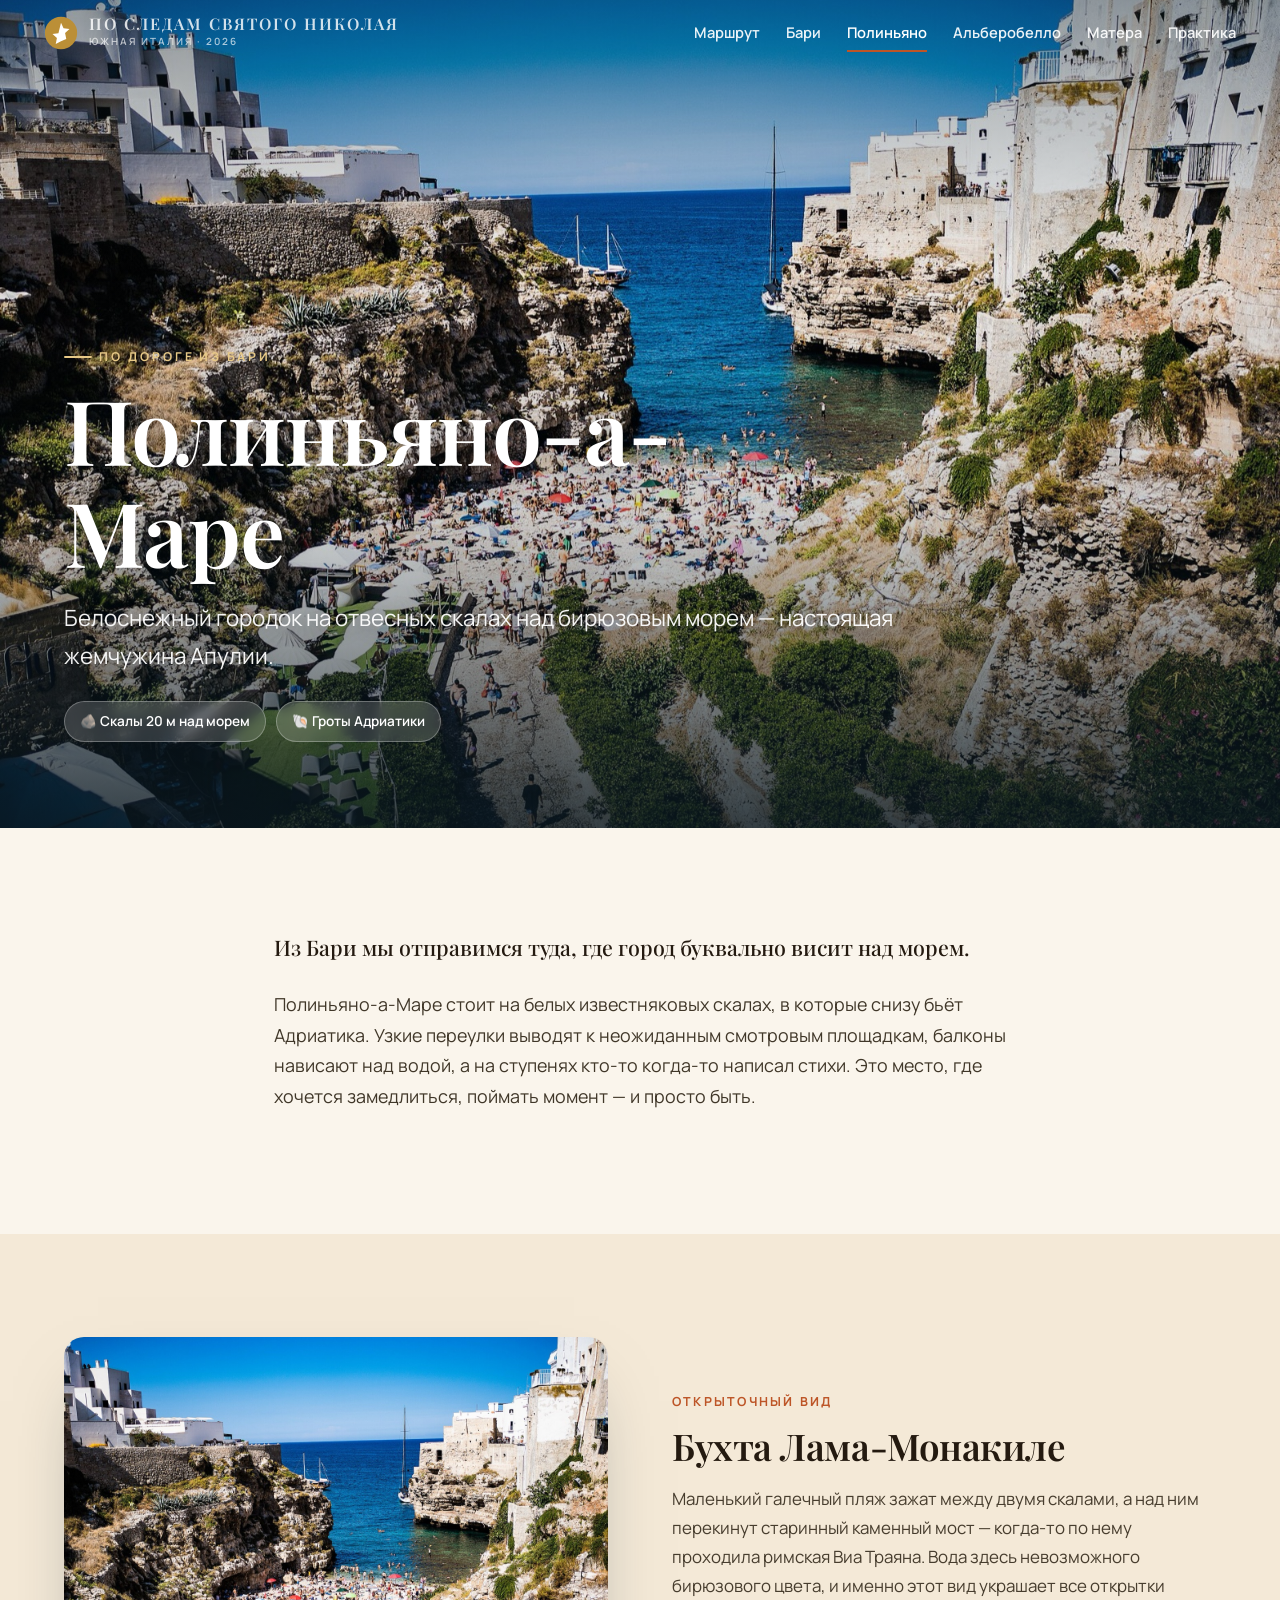
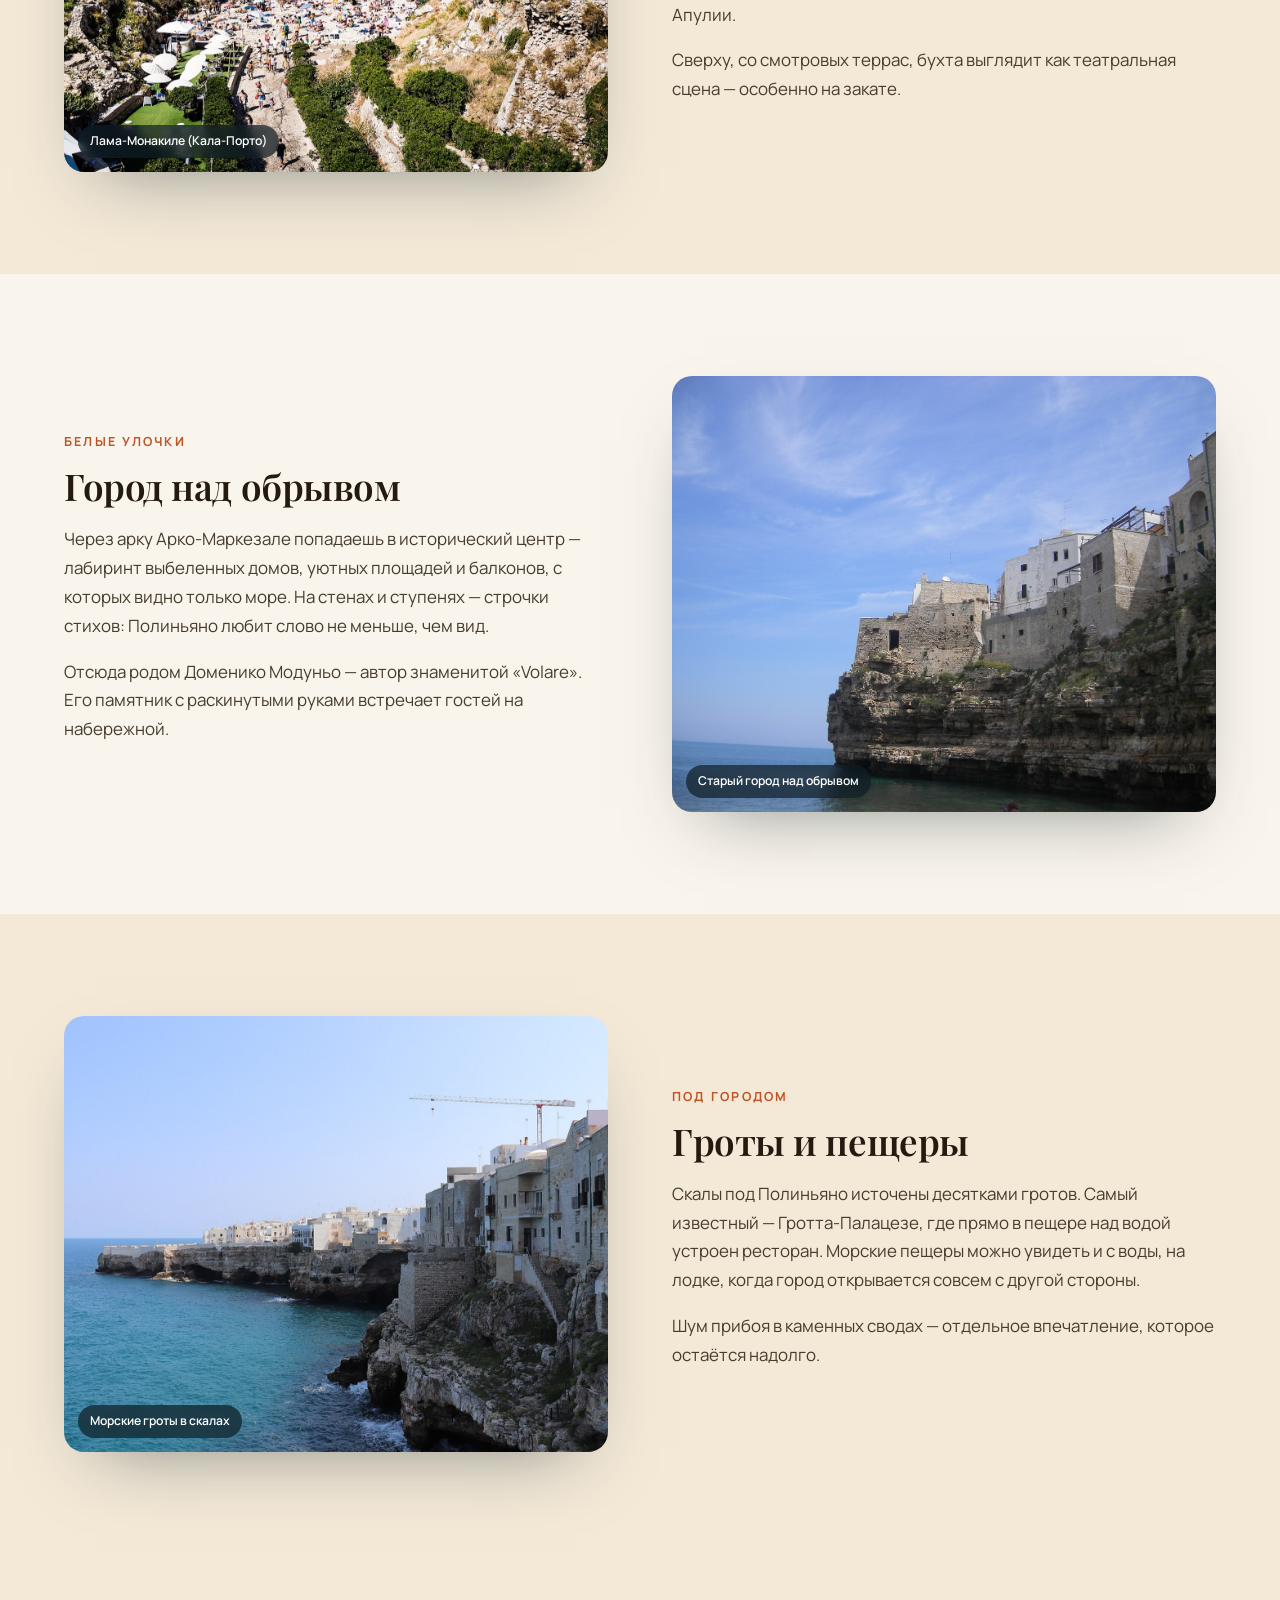
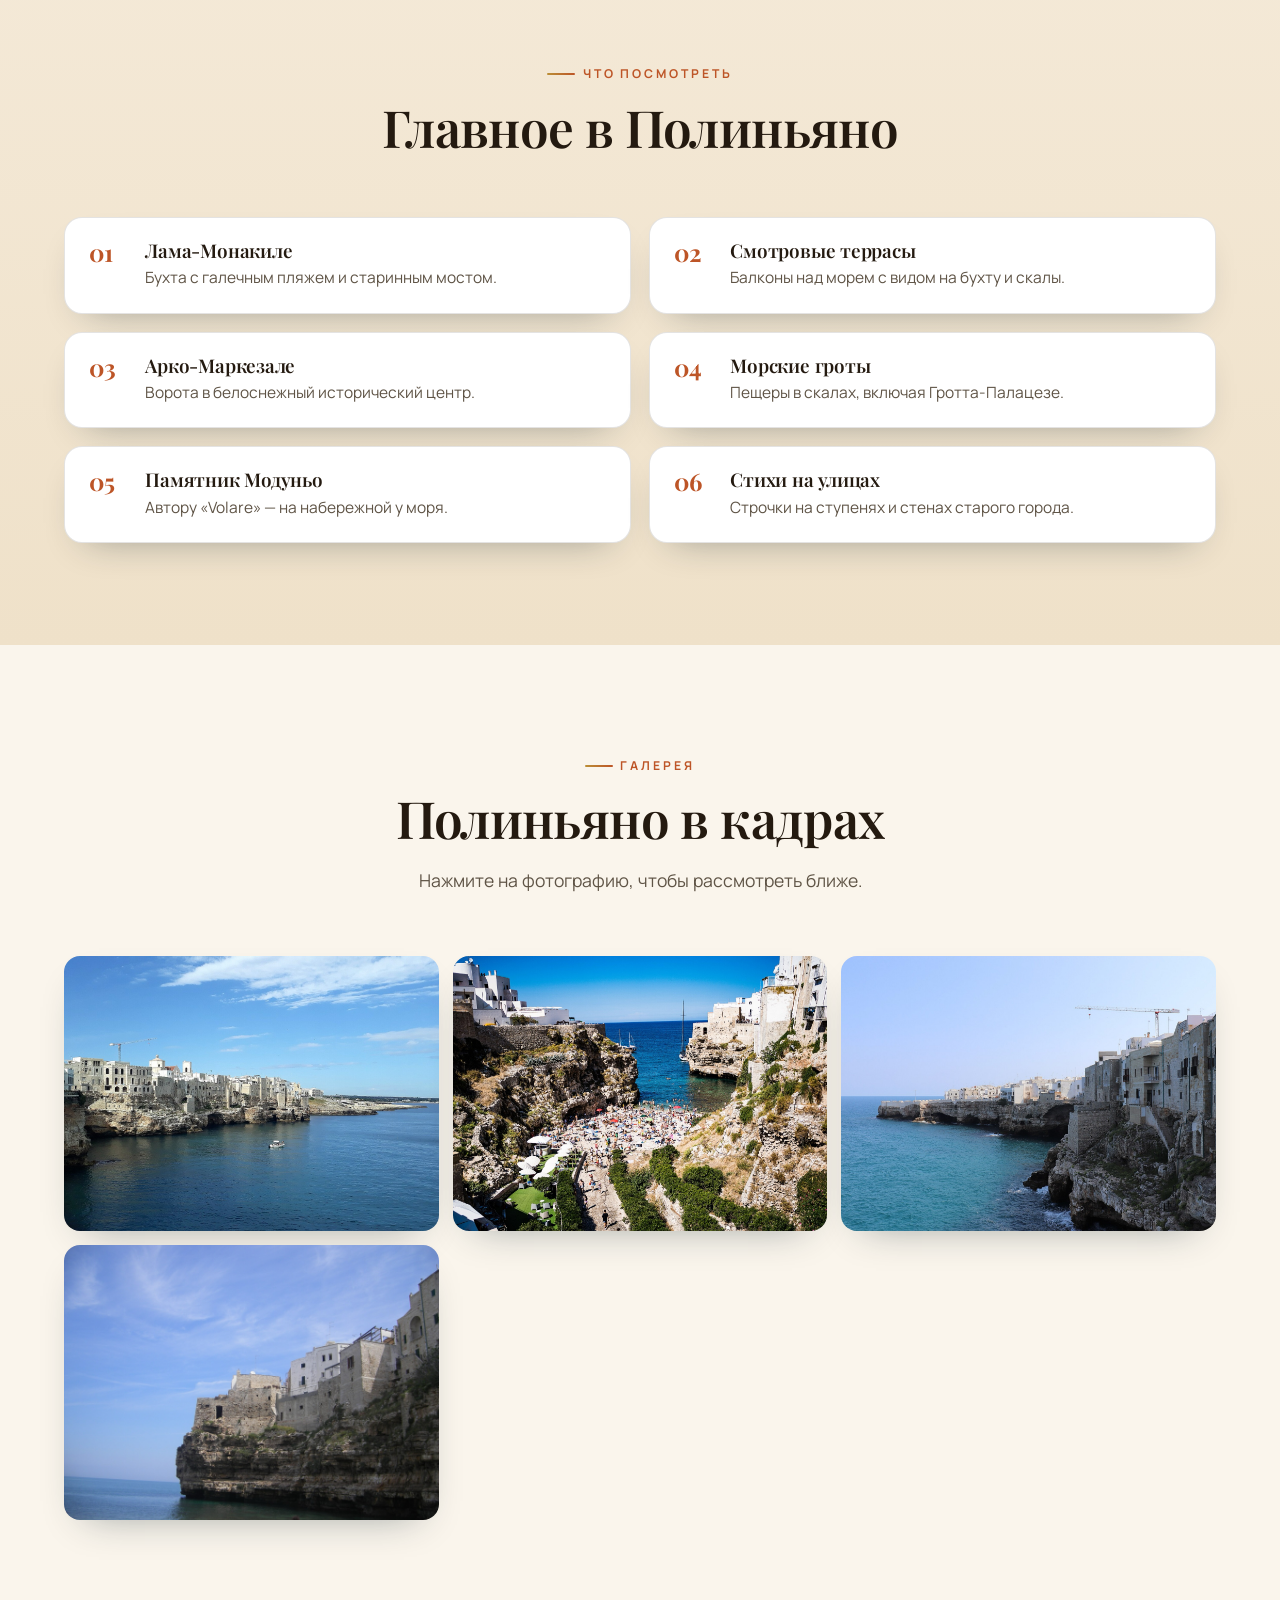
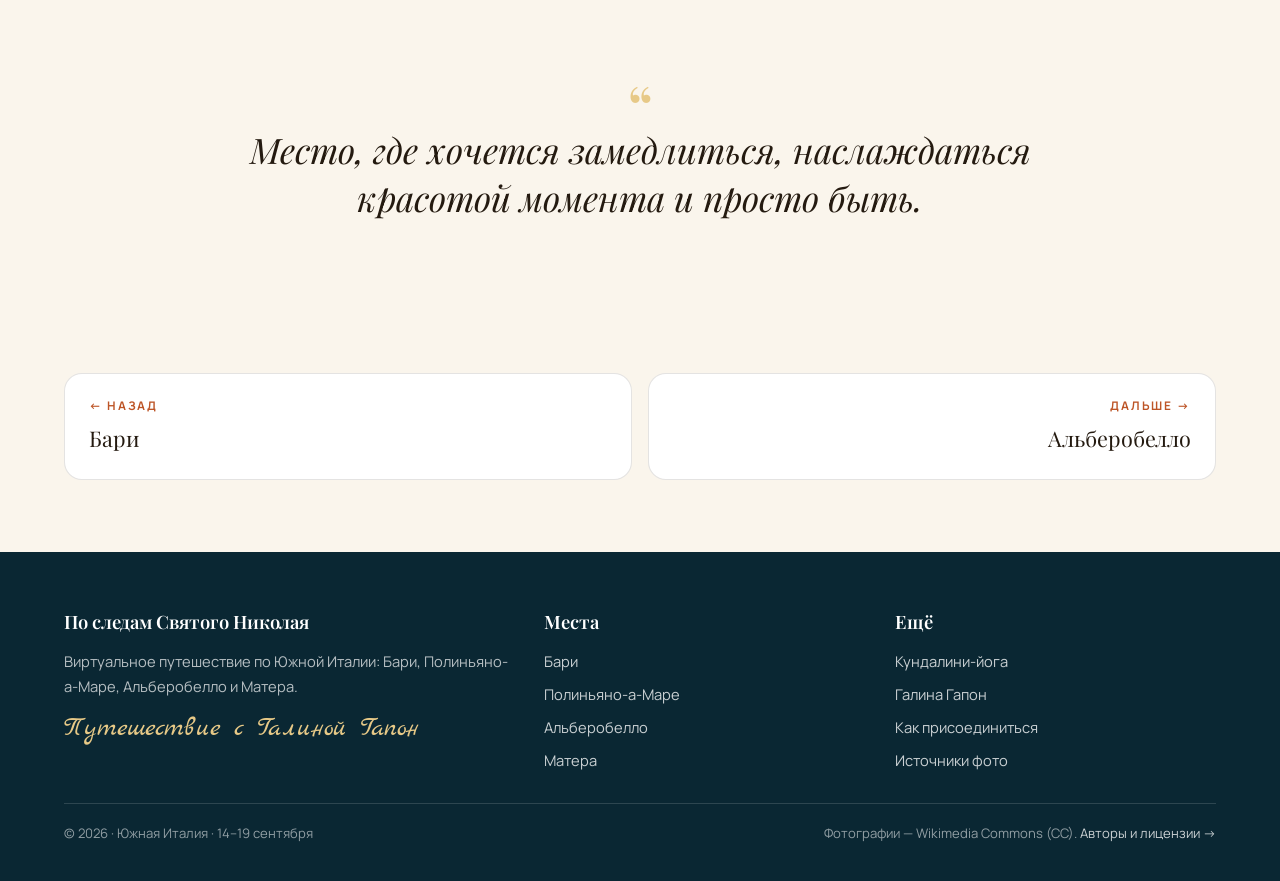
<file: polignano.html>
<!DOCTYPE html>
<html lang="ru">
<head>
<meta charset="UTF-8">
<meta name="viewport" content="width=device-width, initial-scale=1.0">
<title>Полиньяно-а-Маре — белый город на скалах · Южная Италия</title>
<meta name="description" content="Гид по Полиньяно-а-Маре: бухта Лама-Монакиле, белоснежный старый город на скалах над Адриатикой, смотровые террасы, морские гроты и родина песни «Volare».">
<meta property="og:title" content="Полиньяно-а-Маре — жемчужина Апулии">
<meta property="og:description" content="Белые улочки на скалах, бухта Лама-Монакиле и гроты Адриатического моря.">
<meta property="og:image" content="images/polignano-cove.jpg">
<link rel="preconnect" href="https://fonts.googleapis.com">
<link rel="preconnect" href="https://fonts.gstatic.com" crossorigin>
<link href="https://fonts.googleapis.com/css2?family=Playfair+Display:ital,wght@0,500;0,600;0,700;1,500;1,600&family=Manrope:wght@300;400;500;600;700&family=Marck+Script&display=swap" rel="stylesheet">
<link rel="stylesheet" href="assets/style.css">
</head>
<body>

<header class="site-header">
  <a class="brand" href="index.html">
    <svg class="mark" viewBox="0 0 40 40" fill="none" aria-hidden="true"><circle cx="20" cy="20" r="19" fill="#bb8f37"/><path d="M20 8l3 6.4 7 .8-5.2 4.8 1.4 7L20 29.6 13.8 33l1.4-7L10 21.2l7-.8L20 8z" fill="#fff"/></svg>
    <span><b>По следам Святого Николая</b><span>Южная Италия · 2026</span></span>
  </a>
  <nav class="nav">
    <a href="index.html#route">Маршрут</a>
    <a href="bari.html">Бари</a>
    <a href="polignano.html" class="active">Полиньяно</a>
    <a href="alberobello.html">Альберобелло</a>
    <a href="matera.html">Матера</a>
    <a href="practice.html">Практика</a>
  </nav>
  <button class="burger" aria-label="Меню"><span></span><span></span><span></span></button>
</header>

<!-- HERO -->
<section class="hero">
  <img class="hero-img" src="images/polignano-cove.jpg" alt="Бухта Лама-Монакиле в Полиньяно-а-Маре">
  <div class="hero-inner">
    <span class="eyebrow light">По дороге из Бари</span>
    <h1>Полиньяно-<wbr>а-Маре</h1>
    <p class="sub">Белоснежный городок на отвесных скалах над бирюзовым морем — настоящая жемчужина Апулии.</p>
    <div class="metabar">
      <span class="chip">🪨 Скалы 20 м над морем</span>
      <span class="chip">🐚 Гроты Адриатики</span>
    </div>
  </div>
</section>

<!-- INTRO -->
<section class="section">
  <div class="container-narrow prose">
    <p class="lead reveal">Из Бари мы отправимся туда, где город буквально висит над морем.</p>
    <p class="reveal d1">Полиньяно-а-Маре стоит на белых известняковых скалах, в которые снизу бьёт Адриатика. Узкие переулки выводят к неожиданным смотровым площадкам, балконы нависают над водой, а на ступенях кто-то когда-то написал стихи. Это место, где хочется замедлиться, поймать момент — и просто быть.</p>
  </div>
</section>

<!-- FEATURE: COVE -->
<section class="section tint-paper2">
  <div class="container">
    <div class="split">
      <div class="split-media reveal">
        <img src="images/polignano-cove.jpg" alt="Бухта Лама-Монакиле и старинный мост">
        <span class="cap">Лама-Монакиле (Кала-Порто)</span>
      </div>
      <div class="split-copy reveal d1">
        <span class="kicker">Открыточный вид</span>
        <h3>Бухта Лама-Монакиле</h3>
        <p>Маленький галечный пляж зажат между двумя скалами, а над ним перекинут старинный каменный мост — когда-то по нему проходила римская Виа Траяна. Вода здесь невозможного бирюзового цвета, и именно этот вид украшает все открытки Апулии.</p>
        <p>Сверху, со смотровых террас, бухта выглядит как театральная сцена — особенно на закате.</p>
      </div>
    </div>
  </div>
</section>

<!-- FEATURE: OLD TOWN -->
<section class="section">
  <div class="container">
    <div class="split flip">
      <div class="split-media reveal">
        <img src="images/polignano-town.jpg" alt="Белый старый город Полиньяно над морем">
        <span class="cap">Старый город над обрывом</span>
      </div>
      <div class="split-copy reveal d1">
        <span class="kicker">Белые улочки</span>
        <h3>Город над обрывом</h3>
        <p>Через арку Арко-Маркезале попадаешь в исторический центр — лабиринт выбеленных домов, уютных площадей и балконов, с которых видно только море. На стенах и ступенях — строчки стихов: Полиньяно любит слово не меньше, чем вид.</p>
        <p>Отсюда родом Доменико Модуньо — автор знаменитой «Volare». Его памятник с раскинутыми руками встречает гостей на набережной.</p>
      </div>
    </div>
  </div>
</section>

<!-- FEATURE: GROTTOES -->
<section class="section tint-paper2">
  <div class="container">
    <div class="split">
      <div class="split-media reveal">
        <img src="images/polignano-grotta.jpg" alt="Морской грот в скалах Полиньяно">
        <span class="cap">Морские гроты в скалах</span>
      </div>
      <div class="split-copy reveal d1">
        <span class="kicker">Под городом</span>
        <h3>Гроты и пещеры</h3>
        <p>Скалы под Полиньяно источены десятками гротов. Самый известный — Гротта-Палацезе, где прямо в пещере над водой устроен ресторан. Морские пещеры можно увидеть и с воды, на лодке, когда город открывается совсем с другой стороны.</p>
        <p>Шум прибоя в каменных сводах — отдельное впечатление, которое остаётся надолго.</p>
      </div>
    </div>
  </div>
</section>

<!-- SEE LIST -->
<section class="section tint-paper3">
  <div class="container">
    <div class="section-head center reveal">
      <span class="eyebrow center">Что посмотреть</span>
      <h2>Главное в Полиньяно</h2>
    </div>
    <div class="seelist cols">
      <div class="see reveal"><div><h4>Лама-Монакиле</h4><p>Бухта с галечным пляжем и старинным мостом.</p></div></div>
      <div class="see reveal"><div><h4>Смотровые террасы</h4><p>Балконы над морем с видом на бухту и скалы.</p></div></div>
      <div class="see reveal"><div><h4>Арко-Маркезале</h4><p>Ворота в белоснежный исторический центр.</p></div></div>
      <div class="see reveal"><div><h4>Морские гроты</h4><p>Пещеры в скалах, включая Гротта-Палацезе.</p></div></div>
      <div class="see reveal"><div><h4>Памятник Модуньо</h4><p>Автору «Volare» — на набережной у моря.</p></div></div>
      <div class="see reveal"><div><h4>Стихи на улицах</h4><p>Строчки на ступенях и стенах старого города.</p></div></div>
    </div>
  </div>
</section>

<!-- GALLERY -->
<section class="section">
  <div class="container">
    <div class="section-head center reveal">
      <span class="eyebrow center">Галерея</span>
      <h2>Полиньяно в кадрах</h2>
      <p>Нажмите на фотографию, чтобы рассмотреть ближе.</p>
    </div>
    <div class="gallery reveal">
      <figure class="span2"><img src="images/home-hero.jpg" alt="Панорама Полиньяно на скалах" loading="lazy"><figcaption>Город на скалах над Адриатикой</figcaption></figure>
      <figure><img src="images/polignano-cove.jpg" alt="Бухта Лама-Монакиле" loading="lazy"><figcaption>Лама-Монакиле</figcaption></figure>
      <figure><img src="images/polignano-grotta.jpg" alt="Грот в скалах" loading="lazy"><figcaption>Морской грот</figcaption></figure>
      <figure><img src="images/polignano-town.jpg" alt="Белый город Полиньяно" loading="lazy"><figcaption>Белые дома над обрывом</figcaption></figure>
    </div>
  </div>
</section>

<!-- QUOTE -->
<div class="pullquote reveal">
  <span class="mark">“</span>
  <p>Место, где хочется замедлиться, наслаждаться красотой момента и просто быть.</p>
</div>

<!-- PAGER -->
<section class="section tight">
  <div class="container">
    <div class="pager">
      <a href="bari.html" class="prev"><span class="dir">← Назад</span><span class="nm">Бари</span></a>
      <a href="alberobello.html" class="next"><span class="dir">Дальше →</span><span class="nm">Альберобелло</span></a>
    </div>
  </div>
</section>

<footer class="site-footer">
  <div class="container">
    <div class="cols">
      <div>
        <h5>По следам Святого Николая</h5>
        <p style="color:rgba(255,255,255,.7);margin-bottom:16px">Виртуальное путешествие по Южной Италии: Бари, Полиньяно-а-Маре, Альберобелло и Матера.</p>
        <div class="sig">Путешествие с Галиной Гапон</div>
      </div>
      <div><h5>Места</h5><div class="fnav"><a href="bari.html">Бари</a><a href="polignano.html">Полиньяно-а-Маре</a><a href="alberobello.html">Альберобелло</a><a href="matera.html">Матера</a></div></div>
      <div><h5>Ещё</h5><div class="fnav"><a href="practice.html">Кундалини-йога</a><a href="practice.html#galina">Галина Гапон</a><a href="index.html#join">Как присоединиться</a><a href="credits.html">Источники фото</a></div></div>
    </div>
    <div class="legal">
      <span>© 2026 · Южная Италия · 14–19 сентября</span>
      <span>Фотографии — Wikimedia Commons (CC). <a href="credits.html">Авторы и лицензии →</a></span>
    </div>
  </div>
</footer>

<script src="assets/app.js"></script>
</body>
</html>
</file>
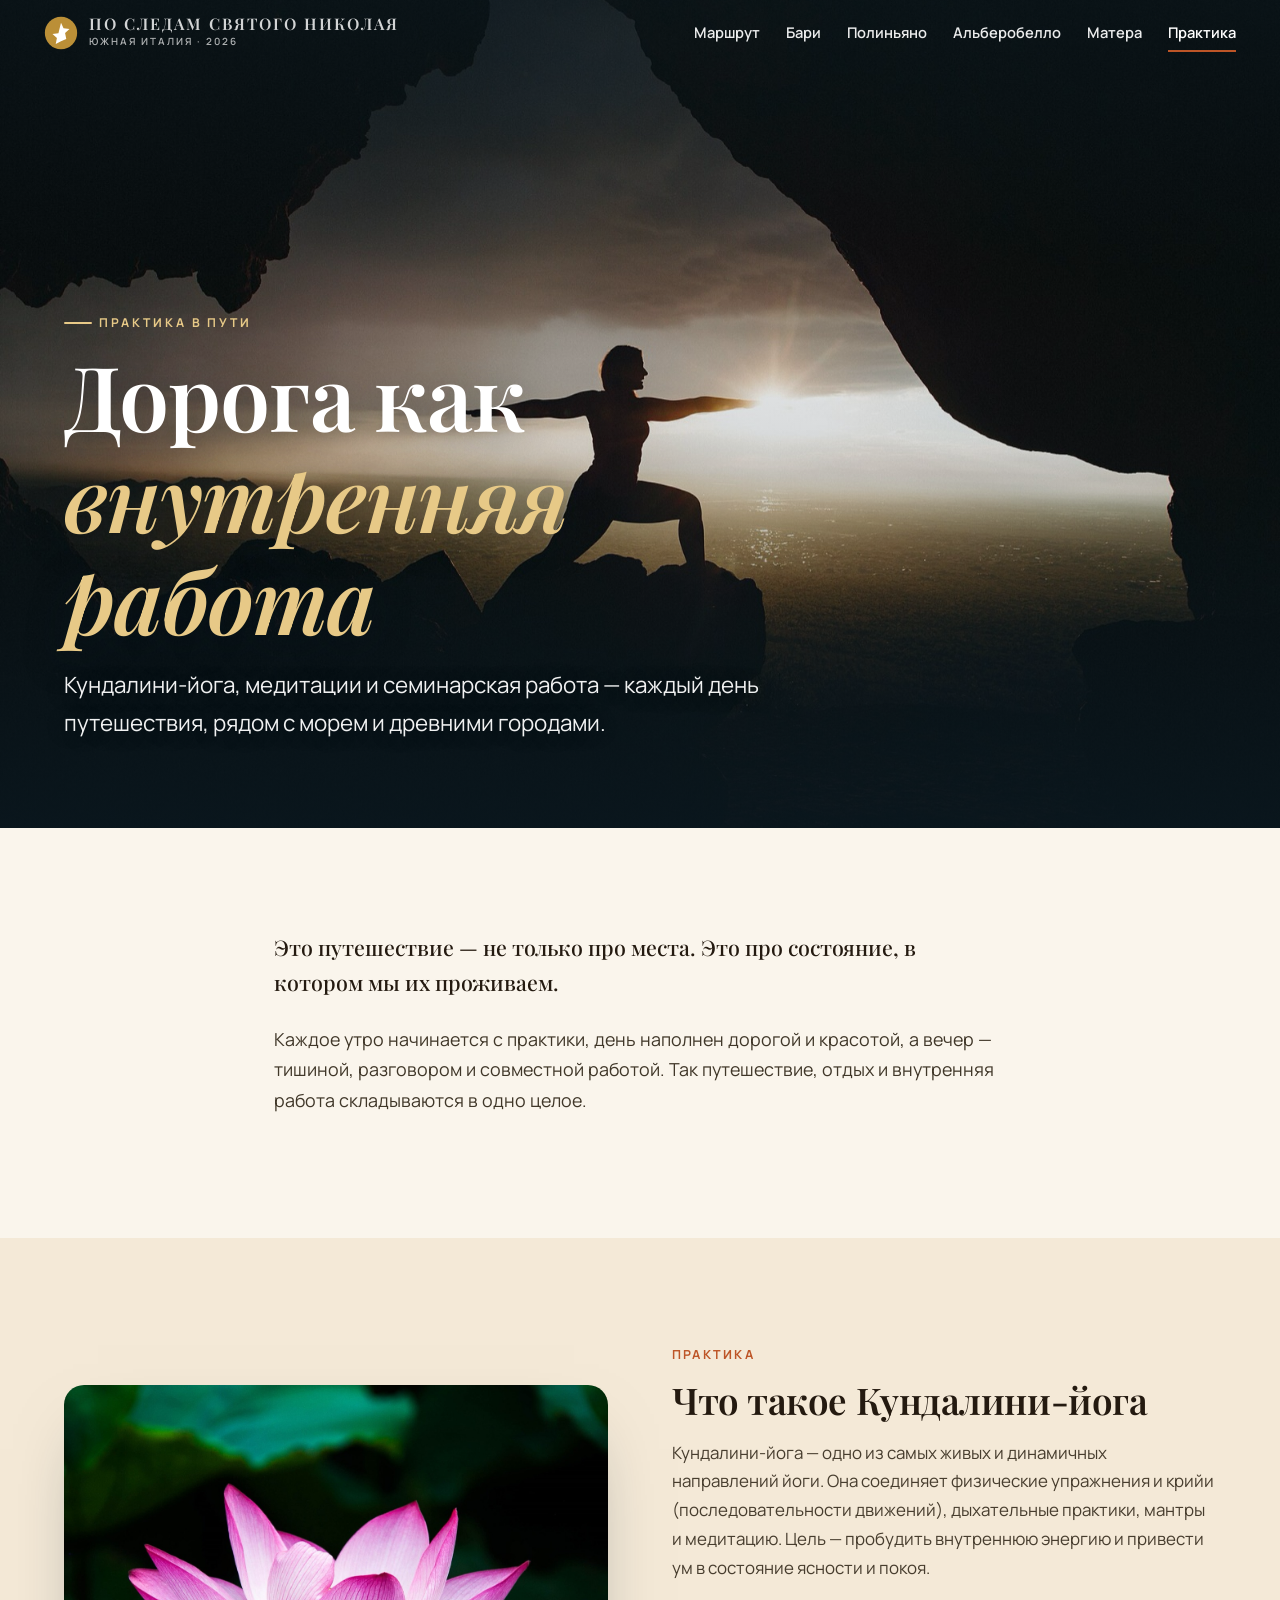
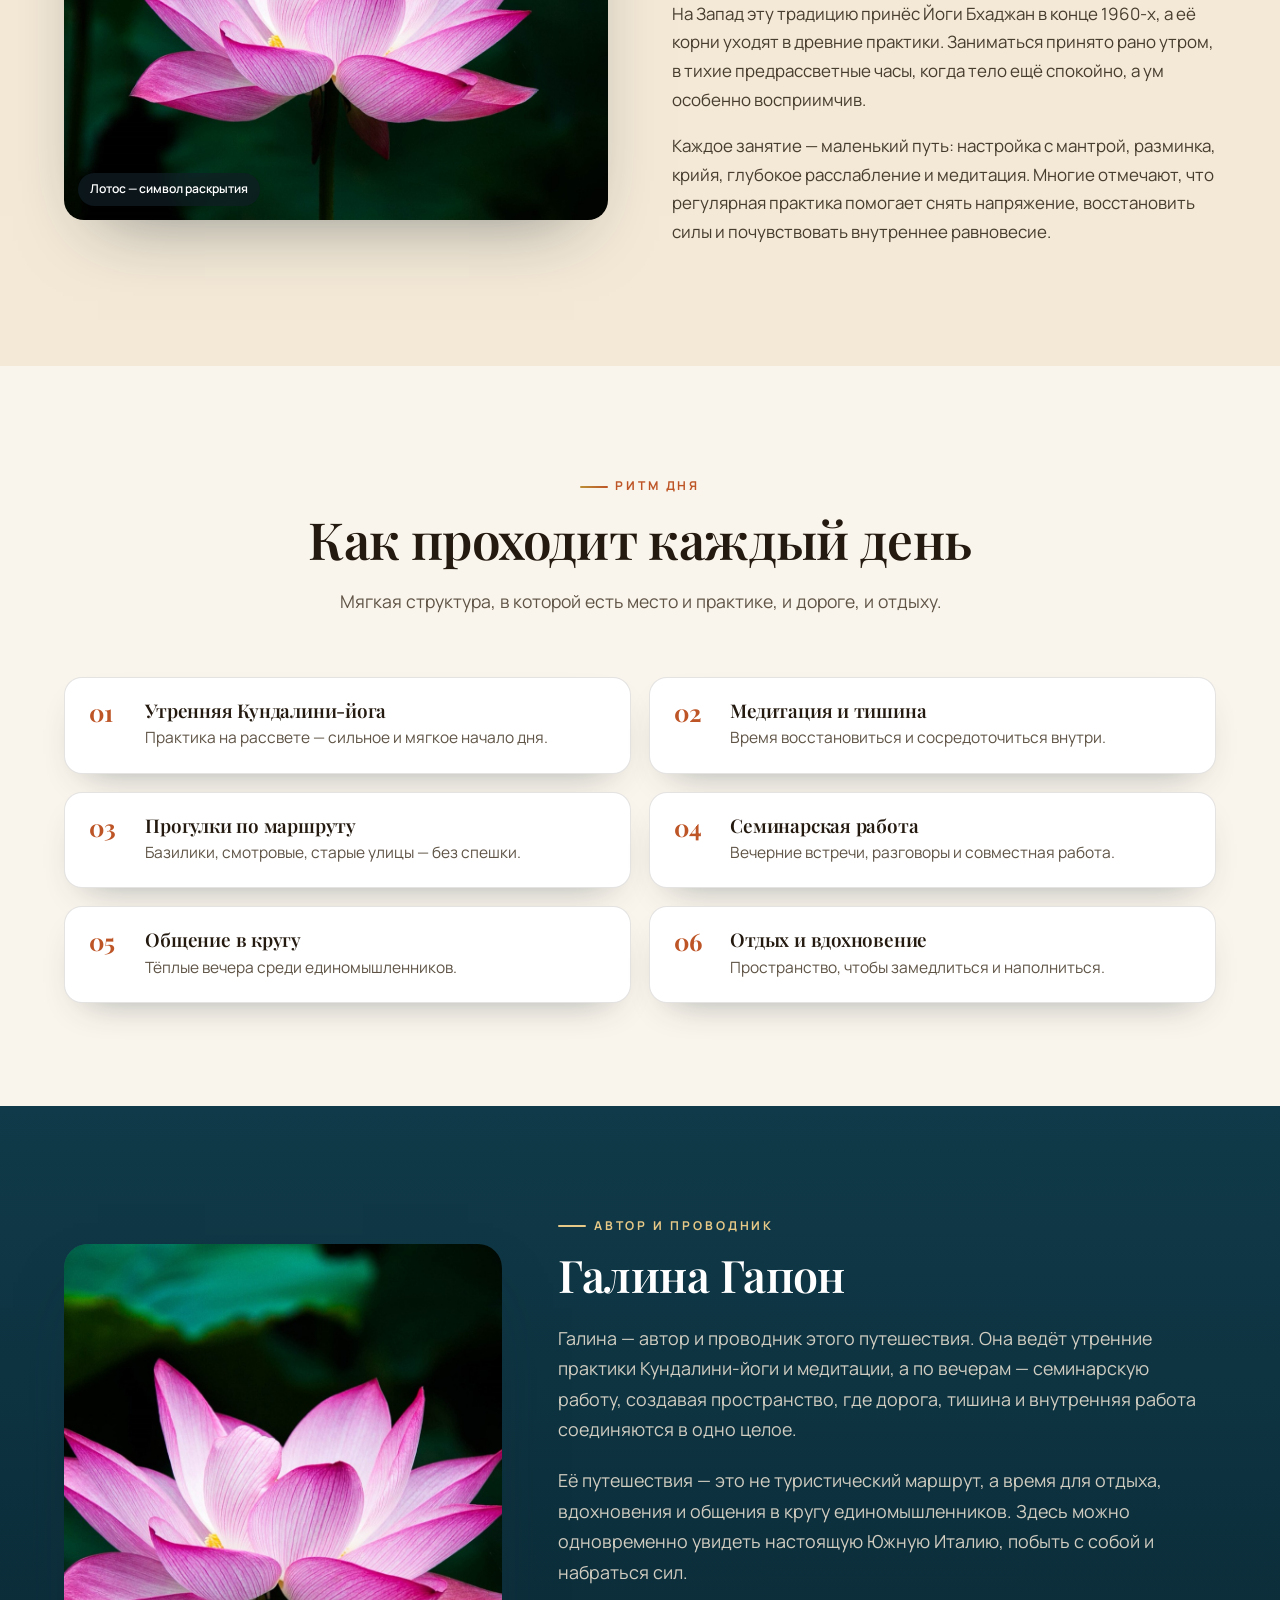
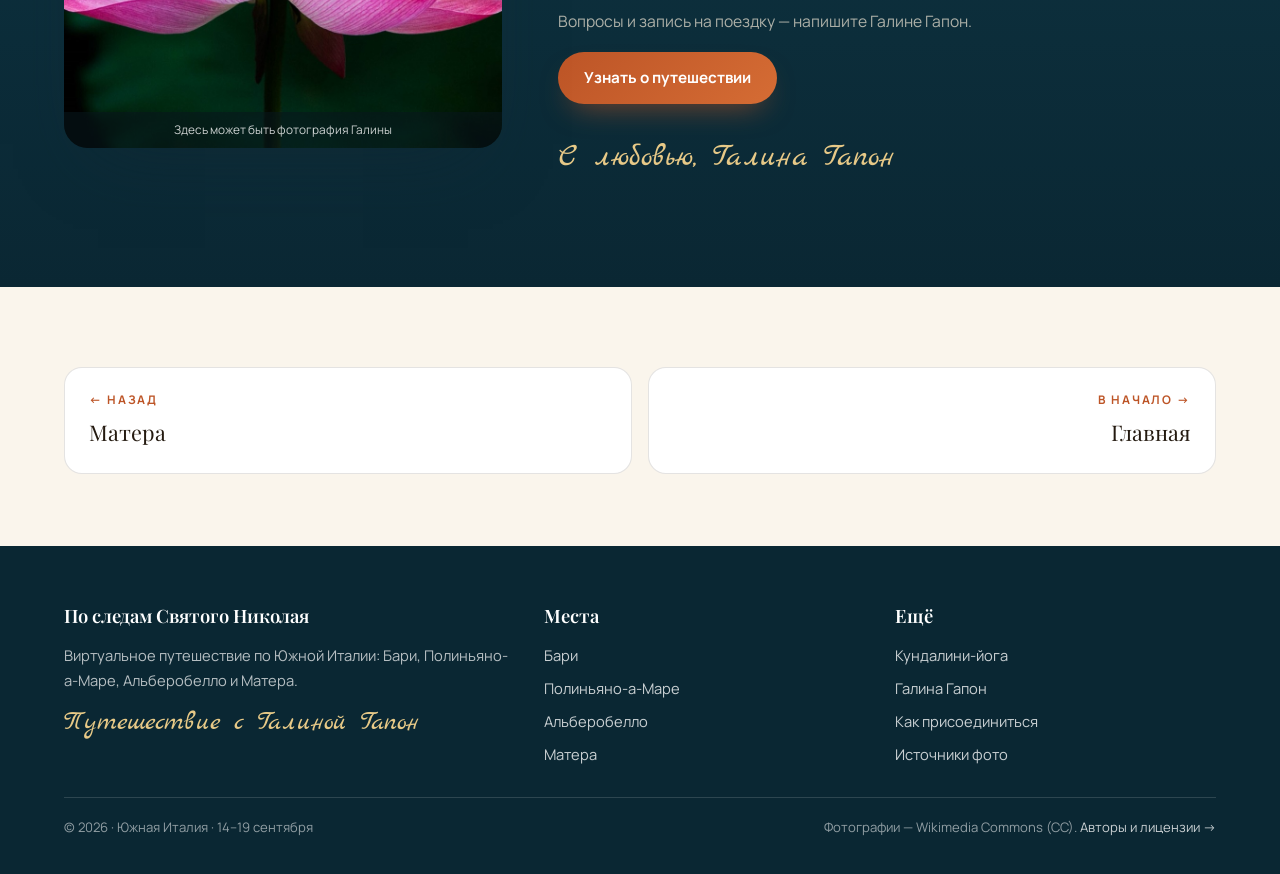
<file: practice.html>
<!DOCTYPE html>
<html lang="ru">
<head>
<meta charset="UTF-8">
<meta name="viewport" content="width=device-width, initial-scale=1.0">
<title>Практика в пути — Кундалини-йога и Галина Гапон · Южная Италия</title>
<meta name="description" content="О практике в путешествии: что такое Кундалини-йога, как устроен день — утренние практики, медитации, прогулки и вечерняя семинарская работа. И о Галине Гапон — авторе и проводнике путешествия.">
<meta property="og:title" content="Практика в пути — Кундалини-йога">
<meta property="og:description" content="Кундалини-йога, медитации и семинарская работа каждый день путешествия по Южной Италии.">
<meta property="og:image" content="images/practice-yoga.jpg">
<link rel="preconnect" href="https://fonts.googleapis.com">
<link rel="preconnect" href="https://fonts.gstatic.com" crossorigin>
<link href="https://fonts.googleapis.com/css2?family=Playfair+Display:ital,wght@0,500;0,600;0,700;1,500;1,600&family=Manrope:wght@300;400;500;600;700&family=Marck+Script&display=swap" rel="stylesheet">
<link rel="stylesheet" href="assets/style.css">
</head>
<body>

<header class="site-header">
  <a class="brand" href="index.html">
    <svg class="mark" viewBox="0 0 40 40" fill="none" aria-hidden="true"><circle cx="20" cy="20" r="19" fill="#bb8f37"/><path d="M20 8l3 6.4 7 .8-5.2 4.8 1.4 7L20 29.6 13.8 33l1.4-7L10 21.2l7-.8L20 8z" fill="#fff"/></svg>
    <span><b>По следам Святого Николая</b><span>Южная Италия · 2026</span></span>
  </a>
  <nav class="nav">
    <a href="index.html#route">Маршрут</a>
    <a href="bari.html">Бари</a>
    <a href="polignano.html">Полиньяно</a>
    <a href="alberobello.html">Альберобелло</a>
    <a href="matera.html">Матера</a>
    <a href="practice.html" class="active">Практика</a>
  </nav>
  <button class="burger" aria-label="Меню"><span></span><span></span><span></span></button>
</header>

<!-- HERO -->
<section class="hero">
  <img class="hero-img" src="images/practice-yoga.jpg" alt="Практика йоги на восходе">
  <div class="hero-inner">
    <span class="eyebrow light">Практика в пути</span>
    <h1>Дорога как<br><em>внутренняя работа</em></h1>
    <p class="sub">Кундалини-йога, медитации и семинарская работа — каждый день путешествия, рядом с морем и древними городами.</p>
  </div>
</section>

<!-- INTRO -->
<section class="section">
  <div class="container-narrow prose">
    <p class="lead reveal">Это путешествие — не только про места. Это про состояние, в котором мы их проживаем.</p>
    <p class="reveal d1">Каждое утро начинается с практики, день наполнен дорогой и красотой, а вечер — тишиной, разговором и совместной работой. Так путешествие, отдых и внутренняя работа складываются в одно целое.</p>
  </div>
</section>

<!-- WHAT IS KUNDALINI -->
<section class="section tint-paper2">
  <div class="container">
    <div class="split">
      <div class="split-media reveal">
        <img src="images/lotus.jpg" alt="Цветок лотоса">
        <span class="cap">Лотос — символ раскрытия</span>
      </div>
      <div class="split-copy reveal d1">
        <span class="kicker">Практика</span>
        <h3>Что такое Кундалини-йога</h3>
        <p>Кундалини-йога — одно из самых живых и динамичных направлений йоги. Она соединяет физические упражнения и крийи (последовательности движений), дыхательные практики, мантры и медитацию. Цель — пробудить внутреннюю энергию и привести ум в состояние ясности и покоя.</p>
        <p>На Запад эту традицию принёс Йоги Бхаджан в конце 1960-х, а её корни уходят в древние практики. Заниматься принято рано утром, в тихие предрассветные часы, когда тело ещё спокойно, а ум особенно восприимчив.</p>
        <p>Каждое занятие — маленький путь: настройка с мантрой, разминка, крийя, глубокое расслабление и медитация. Многие отмечают, что регулярная практика помогает снять напряжение, восстановить силы и почувствовать внутреннее равновесие.</p>
      </div>
    </div>
  </div>
</section>

<!-- DAILY RHYTHM -->
<section class="section">
  <div class="container">
    <div class="section-head center reveal">
      <span class="eyebrow center">Ритм дня</span>
      <h2>Как проходит каждый день</h2>
      <p>Мягкая структура, в которой есть место и практике, и дороге, и отдыху.</p>
    </div>
    <div class="seelist cols">
      <div class="see reveal"><div><h4>Утренняя Кундалини-йога</h4><p>Практика на рассвете — сильное и мягкое начало дня.</p></div></div>
      <div class="see reveal"><div><h4>Медитация и тишина</h4><p>Время восстановиться и сосредоточиться внутри.</p></div></div>
      <div class="see reveal"><div><h4>Прогулки по маршруту</h4><p>Базилики, смотровые, старые улицы — без спешки.</p></div></div>
      <div class="see reveal"><div><h4>Семинарская работа</h4><p>Вечерние встречи, разговоры и совместная работа.</p></div></div>
      <div class="see reveal"><div><h4>Общение в кругу</h4><p>Тёплые вечера среди единомышленников.</p></div></div>
      <div class="see reveal"><div><h4>Отдых и вдохновение</h4><p>Пространство, чтобы замедлиться и наполниться.</p></div></div>
    </div>
  </div>
</section>

<!-- GALINA -->
<section class="section tint-dark" id="galina">
  <div class="container">
    <div class="profile">
      <div class="profile-photo reveal">
        <img src="images/lotus.jpg" alt="">
        <span class="ph-note">Здесь может быть фотография Галины</span>
      </div>
      <div class="reveal d1">
        <span class="eyebrow light">Автор и проводник</span>
        <h2 style="font-size:clamp(1.9rem,4vw,2.8rem);color:#fff;margin:.3em 0 .5em">Галина Гапон</h2>
        <div class="prose">
          <p>Галина — автор и проводник этого путешествия. Она ведёт утренние практики Кундалини-йоги и медитации, а по вечерам — семинарскую работу, создавая пространство, где дорога, тишина и внутренняя работа соединяются в одно целое.</p>
          <p>Её путешествия — это не туристический маршрут, а время для отдыха, вдохновения и общения в кругу единомышленников. Здесь можно одновременно увидеть настоящую Южную Италию, побыть с собой и набраться сил.</p>
        </div>
        <p style="color:rgba(241,231,214,.7);font-size:.98rem;margin-top:10px">Вопросы и запись на поездку — напишите Галине Гапон.</p>
        <div class="hero-cta" style="margin-top:18px">
          <a href="index.html#join" class="btn">Узнать о путешествии</a>
        </div>
        <p class="sig" style="font-family:var(--f-script);font-size:2rem;color:var(--gold-soft);margin-top:26px">С любовью, Галина Гапон</p>
      </div>
    </div>
  </div>
</section>

<!-- PAGER -->
<section class="section tight">
  <div class="container">
    <div class="pager">
      <a href="matera.html" class="prev"><span class="dir">← Назад</span><span class="nm">Матера</span></a>
      <a href="index.html" class="next"><span class="dir">В начало →</span><span class="nm">Главная</span></a>
    </div>
  </div>
</section>

<footer class="site-footer">
  <div class="container">
    <div class="cols">
      <div>
        <h5>По следам Святого Николая</h5>
        <p style="color:rgba(255,255,255,.7);margin-bottom:16px">Виртуальное путешествие по Южной Италии: Бари, Полиньяно-а-Маре, Альберобелло и Матера.</p>
        <div class="sig">Путешествие с Галиной Гапон</div>
      </div>
      <div><h5>Места</h5><div class="fnav"><a href="bari.html">Бари</a><a href="polignano.html">Полиньяно-а-Маре</a><a href="alberobello.html">Альберобелло</a><a href="matera.html">Матера</a></div></div>
      <div><h5>Ещё</h5><div class="fnav"><a href="practice.html">Кундалини-йога</a><a href="practice.html#galina">Галина Гапон</a><a href="index.html#join">Как присоединиться</a><a href="credits.html">Источники фото</a></div></div>
    </div>
    <div class="legal">
      <span>© 2026 · Южная Италия · 14–19 сентября</span>
      <span>Фотографии — Wikimedia Commons (CC). <a href="credits.html">Авторы и лицензии →</a></span>
    </div>
  </div>
</footer>

<script src="assets/app.js"></script>
</body>
</html>
</file>
<file: assets/style.css>
/* =========================================================
   По следам Святого Николая — Южная Италия
   Shared stylesheet (editorial travel-guide design)
   ========================================================= */
:root{
  --ink:#241a10;
  --ink-soft:#5f5446;
  --paper:#faf5ec;
  --paper-2:#f4e9d7;
  --paper-3:#efe1c9;
  --line:rgba(36,26,16,.12);
  --terra:#bd5527;
  --terra-d:#a3461d;
  --gold:#bb8f37;
  --gold-soft:#e7c987;
  --teal:#103a49;
  --teal-d:#0a2733;
  --sea:#1c7088;
  --white:#fff;
  --shadow:0 30px 70px -34px rgba(20,40,48,.5);
  --shadow-sm:0 16px 38px -22px rgba(20,40,48,.45);
  --maxw:1200px;
  --f-display:'Playfair Display',Georgia,serif;
  --f-body:'Manrope',system-ui,-apple-system,sans-serif;
  --f-script:'Marck Script',cursive;
}
*{box-sizing:border-box;margin:0;padding:0}
html{scroll-behavior:smooth}
body{
  font-family:var(--f-body);color:var(--ink);background:var(--paper);
  line-height:1.7;-webkit-font-smoothing:antialiased;overflow-x:hidden;
}
img{display:block;max-width:100%}
a{color:inherit;text-decoration:none}
h1,h2,h3,h4,.display{font-family:var(--f-display);font-weight:600;line-height:1.13;letter-spacing:-.012em}
.container{max-width:var(--maxw);margin:0 auto;padding:0 24px}
.container-narrow{max-width:780px;margin:0 auto;padding:0 24px}

.eyebrow{
  display:inline-flex;align-items:center;gap:.6em;
  font-size:.76rem;font-weight:700;letter-spacing:.24em;text-transform:uppercase;color:var(--terra);
}
.eyebrow::before{content:"";width:28px;height:2px;background:linear-gradient(90deg,var(--gold),var(--terra));border-radius:2px}
.eyebrow.center{justify-content:center}
.eyebrow.light{color:var(--gold-soft)}
.eyebrow.light::before{background:var(--gold-soft)}

/* ---------- buttons ---------- */
.btn{
  display:inline-flex;align-items:center;gap:.55em;
  background:linear-gradient(135deg,var(--terra),#d56c34);color:#fff!important;
  font-weight:700;font-size:.95rem;padding:13px 26px;border-radius:100px;
  box-shadow:0 14px 30px -14px rgba(189,85,39,.75);transition:transform .25s,box-shadow .25s;
  border:none;cursor:pointer;
}
.btn:hover{transform:translateY(-2px);box-shadow:0 20px 38px -14px rgba(189,85,39,.85)}
.btn.ghost{background:transparent;border:1.6px solid rgba(255,255,255,.55);box-shadow:none}
.btn.ghost.dark{border-color:var(--terra);color:var(--terra)!important}
.btn svg{width:18px;height:18px}

/* ---------- header ---------- */
.site-header{
  position:fixed;inset:0 0 auto 0;z-index:80;display:flex;align-items:center;justify-content:space-between;
  padding:16px clamp(20px,4vw,44px);transition:background .4s,box-shadow .4s,padding .4s;
}
.site-header.scrolled{background:rgba(250,245,236,.9);backdrop-filter:blur(14px);box-shadow:0 10px 30px -24px rgba(20,40,48,.6);padding-top:11px;padding-bottom:11px}
.brand{display:flex;align-items:center;gap:11px;color:#fff;transition:color .4s}
.scrolled .brand{color:var(--ink)}
.brand .mark{width:34px;height:34px;flex:none}
.brand b{font-family:var(--f-display);font-weight:600;font-size:1rem;line-height:1.05;display:block}
.brand span{font-size:.62rem;letter-spacing:.2em;text-transform:uppercase;opacity:.82;font-weight:600}
.nav{display:flex;align-items:center;gap:26px}
.nav a{font-size:.92rem;font-weight:600;color:rgba(255,255,255,.92);position:relative;transition:color .3s;white-space:nowrap}
.scrolled .nav a{color:var(--ink-soft)}
.nav a::after{content:"";position:absolute;left:0;bottom:-6px;height:2px;width:0;background:var(--terra);transition:width .3s}
.nav a:hover::after,.nav a.active::after{width:100%}
.nav a:hover,.nav a.active{color:#fff}
.scrolled .nav a:hover,.scrolled .nav a.active{color:var(--terra)}
.burger{display:none;flex-direction:column;gap:5px;background:none;border:0;cursor:pointer;padding:8px;z-index:90}
.burger span{width:26px;height:2.4px;background:#fff;border-radius:2px;transition:.3s}
.scrolled .burger span{background:var(--ink)}

/* ---------- hero ---------- */
.hero{position:relative;min-height:92svh;display:flex;align-items:flex-end;color:#fff;overflow:hidden}
.hero.tall{min-height:100svh}
.hero-img{position:absolute;inset:0;width:100%;height:100%;object-fit:cover;z-index:0}
.hero::after{content:"";position:absolute;inset:0;z-index:1;
  background:linear-gradient(180deg,rgba(12,28,36,.42) 0%,rgba(12,28,36,.05) 32%,rgba(12,28,36,.18) 62%,rgba(10,24,32,.82) 100%)}
.hero-inner{position:relative;z-index:3;width:100%;max-width:var(--maxw);margin:0 auto;padding:0 24px clamp(46px,7vw,86px)}
.hero h1{font-size:clamp(2.7rem,7.5vw,5.6rem);text-shadow:0 6px 40px rgba(8,22,30,.45);margin:.12em 0 .2em;max-width:14ch}
.hero h1 em{font-style:italic;color:var(--gold-soft)}
.hero .sub{font-size:clamp(1.05rem,2.1vw,1.4rem);max-width:60ch;color:rgba(255,255,255,.94);text-shadow:0 2px 20px rgba(8,22,30,.4);font-weight:400}
.hero .metabar{margin-top:26px}
.hero-cta{display:flex;gap:13px;flex-wrap:wrap;margin-top:28px}
.scroll-hint{position:absolute;left:50%;bottom:22px;transform:translateX(-50%);z-index:4;color:#fff;opacity:.85;animation:bob 2.4s ease-in-out infinite}
@keyframes bob{0%,100%{transform:translateX(-50%) translateY(0)}50%{transform:translateX(-50%) translateY(9px)}}

/* ---------- meta chips ---------- */
.metabar{display:flex;flex-wrap:wrap;gap:10px}
.chip{display:inline-flex;align-items:center;gap:.5em;font-size:.85rem;font-weight:600;
  padding:8px 15px;border-radius:100px;background:rgba(255,255,255,.16);border:1px solid rgba(255,255,255,.28);backdrop-filter:blur(6px)}
.chip svg{width:15px;height:15px;opacity:.9}
.metabar.dark .chip{background:rgba(189,85,39,.1);border-color:rgba(189,85,39,.2);color:var(--ink-soft)}

/* ---------- sections ---------- */
.section{padding:clamp(64px,8vw,108px) 0}
.section.tight{padding:clamp(44px,6vw,72px) 0}
.tint-paper2{background:var(--paper-2)}
.tint-paper3{background:linear-gradient(180deg,var(--paper-2),var(--paper-3))}
.tint-dark{background:linear-gradient(180deg,var(--teal),var(--teal-d));color:#f1e7d6}
.tint-dark .ink-soft,.tint-dark p{color:rgba(241,231,214,.84)}
.section-head{max-width:760px;margin:0 auto clamp(40px,5vw,60px)}
.section-head.center{text-align:center}
.section-head h2{font-size:clamp(2rem,4.6vw,3.2rem);margin:.28em 0 .35em}
.section-head p{font-size:1.1rem;color:var(--ink-soft)}
.tint-dark .section-head p{color:rgba(241,231,214,.8)}

/* ---------- prose ---------- */
.prose p{font-size:1.12rem;color:#403729;margin-bottom:1.15em}
.prose p.lead{font-size:1.34rem;line-height:1.6;color:var(--ink);font-family:var(--f-display);font-weight:500}
.prose strong{font-weight:700;color:var(--ink)}
.tint-dark .prose p{color:rgba(241,231,214,.86)}
.tint-dark .prose p.lead{color:#fdf6e9}

/* ---------- split feature rows ---------- */
.split{display:grid;grid-template-columns:1fr 1fr;gap:clamp(30px,5vw,68px);align-items:center}
.split + .split{margin-top:clamp(48px,7vw,92px)}
.split.flip .split-media{order:2}
.split-media{position:relative}
.split-media img{width:100%;aspect-ratio:4/3.2;object-fit:cover;border-radius:20px;box-shadow:var(--shadow)}
.split-media .cap{position:absolute;left:14px;bottom:14px;background:rgba(16,30,38,.7);color:#fff;font-size:.76rem;font-weight:600;padding:6px 12px;border-radius:100px;backdrop-filter:blur(4px)}
.split-copy h3{font-size:clamp(1.6rem,3.2vw,2.3rem);margin:.3em 0 .5em}
.split-copy .kicker{font-size:.78rem;font-weight:700;letter-spacing:.18em;text-transform:uppercase;color:var(--terra)}
.split-copy p{font-size:1.06rem;color:#473d2e;margin-bottom:1em}
.tint-dark .split-copy p{color:rgba(241,231,214,.85)}

/* ---------- see-list (что посмотреть) ---------- */
.seelist{display:grid;gap:18px;counter-reset:see}
.seelist.cols{grid-template-columns:1fr 1fr}
.see{display:flex;gap:18px;align-items:flex-start;background:var(--white);border:1px solid var(--line);
  border-radius:18px;padding:22px 24px;box-shadow:var(--shadow-sm);transition:transform .3s,box-shadow .3s}
.see:hover{transform:translateY(-4px);box-shadow:var(--shadow)}
.see::before{counter-increment:see;content:counter(see,decimal-leading-zero);
  font-family:var(--f-display);font-size:1.5rem;color:var(--terra);font-weight:700;flex:none;width:1.6em;line-height:1}
.see h4{font-size:1.18rem;margin-bottom:3px}
.see p{font-size:.97rem;color:var(--ink-soft);margin:0}

/* ---------- gallery + lightbox ---------- */
.gallery{display:grid;grid-template-columns:repeat(3,1fr);gap:14px}
.gallery.two{grid-template-columns:repeat(2,1fr)}
.gallery figure{position:relative;margin:0;border-radius:16px;overflow:hidden;cursor:zoom-in;box-shadow:var(--shadow-sm)}
.gallery img{width:100%;height:100%;aspect-ratio:3/2.2;object-fit:cover;transition:transform .6s ease}
.gallery figure:hover img{transform:scale(1.06)}
.gallery figcaption{position:absolute;inset:auto 0 0 0;padding:26px 14px 12px;font-size:.82rem;color:#fff;
  background:linear-gradient(180deg,transparent,rgba(12,26,34,.8));opacity:0;transform:translateY(8px);transition:.35s}
.gallery figure:hover figcaption{opacity:1;transform:none}
.gallery.span2{grid-column:span 2}
.lightbox{position:fixed;inset:0;z-index:200;background:rgba(12,18,22,.92);display:none;align-items:center;justify-content:center;padding:30px;cursor:zoom-out}
.lightbox.open{display:flex}
.lightbox img{max-width:94vw;max-height:84vh;border-radius:8px;box-shadow:0 30px 80px -20px rgba(0,0,0,.7)}
.lightbox .lb-cap{position:absolute;bottom:22px;left:0;right:0;text-align:center;color:rgba(255,255,255,.85);font-size:.9rem;padding:0 20px}
.lightbox .lb-close{position:absolute;top:20px;right:26px;color:#fff;font-size:2rem;background:none;border:0;cursor:pointer;line-height:1}

/* ---------- pull quote ---------- */
.pullquote{max-width:880px;margin:clamp(40px,6vw,72px) auto;text-align:center;padding:0 24px}
.pullquote p{font-family:var(--f-display);font-style:italic;font-size:clamp(1.5rem,3.2vw,2.2rem);line-height:1.35;color:var(--ink)}
.tint-dark .pullquote p{color:#fdf6e9}
.pullquote .by{margin-top:18px;font-size:.82rem;letter-spacing:.18em;text-transform:uppercase;color:var(--terra);font-weight:700}
.pullquote .mark{font-family:var(--f-display);font-size:4rem;color:var(--gold-soft);line-height:.4;display:block;margin-bottom:.1em}

/* ---------- route / journey ---------- */
.route{display:grid;grid-template-columns:repeat(4,1fr);gap:16px}
.route-step{position:relative;background:var(--white);border:1px solid var(--line);border-radius:18px;overflow:hidden;box-shadow:var(--shadow-sm);transition:transform .3s,box-shadow .3s}
.route-step:hover{transform:translateY(-6px);box-shadow:var(--shadow)}
.route-step img{width:100%;aspect-ratio:3/2;object-fit:cover}
.route-step .body{padding:16px 18px 20px}
.route-step .when{font-size:.74rem;font-weight:700;letter-spacing:.1em;text-transform:uppercase;color:var(--terra)}
.route-step h4{font-size:1.3rem;margin:3px 0 4px}
.route-step p{font-size:.92rem;color:var(--ink-soft)}
.route-step .num{position:absolute;top:12px;left:12px;width:30px;height:30px;border-radius:50%;background:rgba(16,30,38,.78);color:#fff;display:grid;place-items:center;font-family:var(--f-display);font-weight:700;font-size:.95rem;backdrop-filter:blur(4px)}

/* ---------- place cards (home) ---------- */
.places{display:grid;grid-template-columns:repeat(2,1fr);gap:22px}
.place-card{position:relative;border-radius:22px;overflow:hidden;min-height:380px;display:flex;align-items:flex-end;
  box-shadow:var(--shadow-sm);transition:transform .35s,box-shadow .35s}
.place-card:hover{transform:translateY(-6px);box-shadow:var(--shadow)}
.place-card img{position:absolute;inset:0;width:100%;height:100%;object-fit:cover;transition:transform .7s}
.place-card:hover img{transform:scale(1.05)}
.place-card::after{content:"";position:absolute;inset:0;background:linear-gradient(180deg,rgba(10,22,28,.05) 30%,rgba(10,22,28,.82) 100%)}
.place-card .pc-body{position:relative;z-index:2;padding:28px;color:#fff}
.place-card .when{font-size:.76rem;font-weight:700;letter-spacing:.14em;text-transform:uppercase;color:var(--gold-soft)}
.place-card h3{font-size:2rem;margin:4px 0 6px;color:#fff}
.place-card p{font-size:1rem;color:rgba(255,255,255,.9);margin-bottom:14px}
.place-card .more{display:inline-flex;align-items:center;gap:.5em;font-weight:700;font-size:.92rem;color:#fff}
.place-card .more svg{width:18px;height:18px;transition:transform .3s}
.place-card:hover .more svg{transform:translateX(5px)}

/* ---------- banner (image band) ---------- */
.band{position:relative;border-radius:26px;overflow:hidden;box-shadow:var(--shadow);min-height:360px;display:flex;align-items:center}
.band img{position:absolute;inset:0;width:100%;height:100%;object-fit:cover}
.band::after{content:"";position:absolute;inset:0;background:linear-gradient(100deg,rgba(10,28,36,.86) 0%,rgba(10,28,36,.55) 45%,rgba(10,28,36,.12) 100%)}
.band .band-body{position:relative;z-index:2;color:#fff;padding:clamp(30px,5vw,56px);max-width:620px}
.band h3{font-size:clamp(1.7rem,3.6vw,2.6rem);color:#fff;margin:.3em 0 .4em}
.band p{color:rgba(255,255,255,.9);font-size:1.08rem;margin-bottom:1.2em}

/* ---------- profile (Galina) ---------- */
.profile{display:grid;grid-template-columns:.8fr 1.2fr;gap:clamp(28px,5vw,56px);align-items:center}
.profile-photo{position:relative;border-radius:24px;overflow:hidden;aspect-ratio:4/4.6;box-shadow:var(--shadow);
  background:radial-gradient(120% 120% at 30% 20%,#235a6b,#0e2f3b);display:grid;place-items:center;color:#fff}
.profile-photo img{width:100%;height:100%;object-fit:cover}
.profile-photo .monogram{font-family:var(--f-display);font-size:5rem;letter-spacing:.05em}
.profile-photo .ph-note{position:absolute;bottom:0;left:0;right:0;background:rgba(8,22,28,.6);font-size:.74rem;padding:8px;text-align:center;color:rgba(255,255,255,.8)}

/* ---------- pager (prev/next place) ---------- */
.pager{display:grid;grid-template-columns:1fr 1fr;gap:16px;margin-top:8px}
.pager a{display:flex;flex-direction:column;gap:4px;padding:22px 24px;border:1px solid var(--line);border-radius:18px;background:var(--white);transition:transform .3s,box-shadow .3s}
.pager a:hover{transform:translateY(-3px);box-shadow:var(--shadow-sm)}
.pager .dir{font-size:.74rem;letter-spacing:.16em;text-transform:uppercase;color:var(--terra);font-weight:700}
.pager .nm{font-family:var(--f-display);font-size:1.35rem}
.pager a.next{text-align:right;align-items:flex-end}

/* ---------- footer ---------- */
.site-footer{background:var(--teal-d);color:rgba(255,255,255,.72);padding:54px 0 36px;font-size:.92rem}
.site-footer .cols{display:grid;grid-template-columns:1.4fr 1fr 1fr;gap:30px;margin-bottom:30px}
.site-footer h5{font-family:var(--f-display);color:#fff;font-size:1.15rem;font-weight:600;margin-bottom:12px}
.site-footer a{color:rgba(255,255,255,.78)}
.site-footer a:hover{color:var(--gold-soft)}
.site-footer .fnav{display:grid;gap:8px}
.site-footer .sig{font-family:var(--f-script);font-size:1.7rem;color:var(--gold-soft);line-height:1}
.site-footer .legal{border-top:1px solid rgba(255,255,255,.14);padding-top:18px;display:flex;justify-content:space-between;flex-wrap:wrap;gap:10px;font-size:.82rem;color:rgba(255,255,255,.55)}

/* ---------- reveal ---------- */
.reveal{opacity:0;transform:translateY(30px);transition:opacity .8s cubic-bezier(.2,.7,.2,1),transform .8s cubic-bezier(.2,.7,.2,1)}
.reveal.in{opacity:1;transform:none}
.d1{transition-delay:.08s}.d2{transition-delay:.16s}.d3{transition-delay:.24s}.d4{transition-delay:.32s}

/* ---------- responsive ---------- */
@media (max-width:920px){
  .nav{position:fixed;inset:0 0 0 auto;width:min(82vw,330px);flex-direction:column;align-items:flex-start;justify-content:center;gap:24px;
    background:rgba(10,39,51,.98);backdrop-filter:blur(10px);padding:48px;transform:translateX(100%);transition:transform .4s}
  .nav.open{transform:none}
  .nav a,.scrolled .nav a{color:#fff}
  .burger{display:flex}
  .split,.profile{grid-template-columns:1fr;gap:28px}
  .split.flip .split-media{order:0}
  .route{grid-template-columns:repeat(2,1fr)}
  .places{grid-template-columns:1fr}
  .seelist.cols{grid-template-columns:1fr}
  .site-footer .cols{grid-template-columns:1fr 1fr}
  .gallery.span2{grid-column:span 1}
}
@media (max-width:560px){
  .gallery,.gallery.two{grid-template-columns:1fr 1fr}
  .route{grid-template-columns:1fr}
  .pager{grid-template-columns:1fr}
  .site-footer .cols{grid-template-columns:1fr}
  .hero{min-height:88svh}
}
@media (prefers-reduced-motion:reduce){
  .reveal{transition:none;opacity:1;transform:none}
  .scroll-hint{animation:none}
  html{scroll-behavior:auto}
}
</file>
